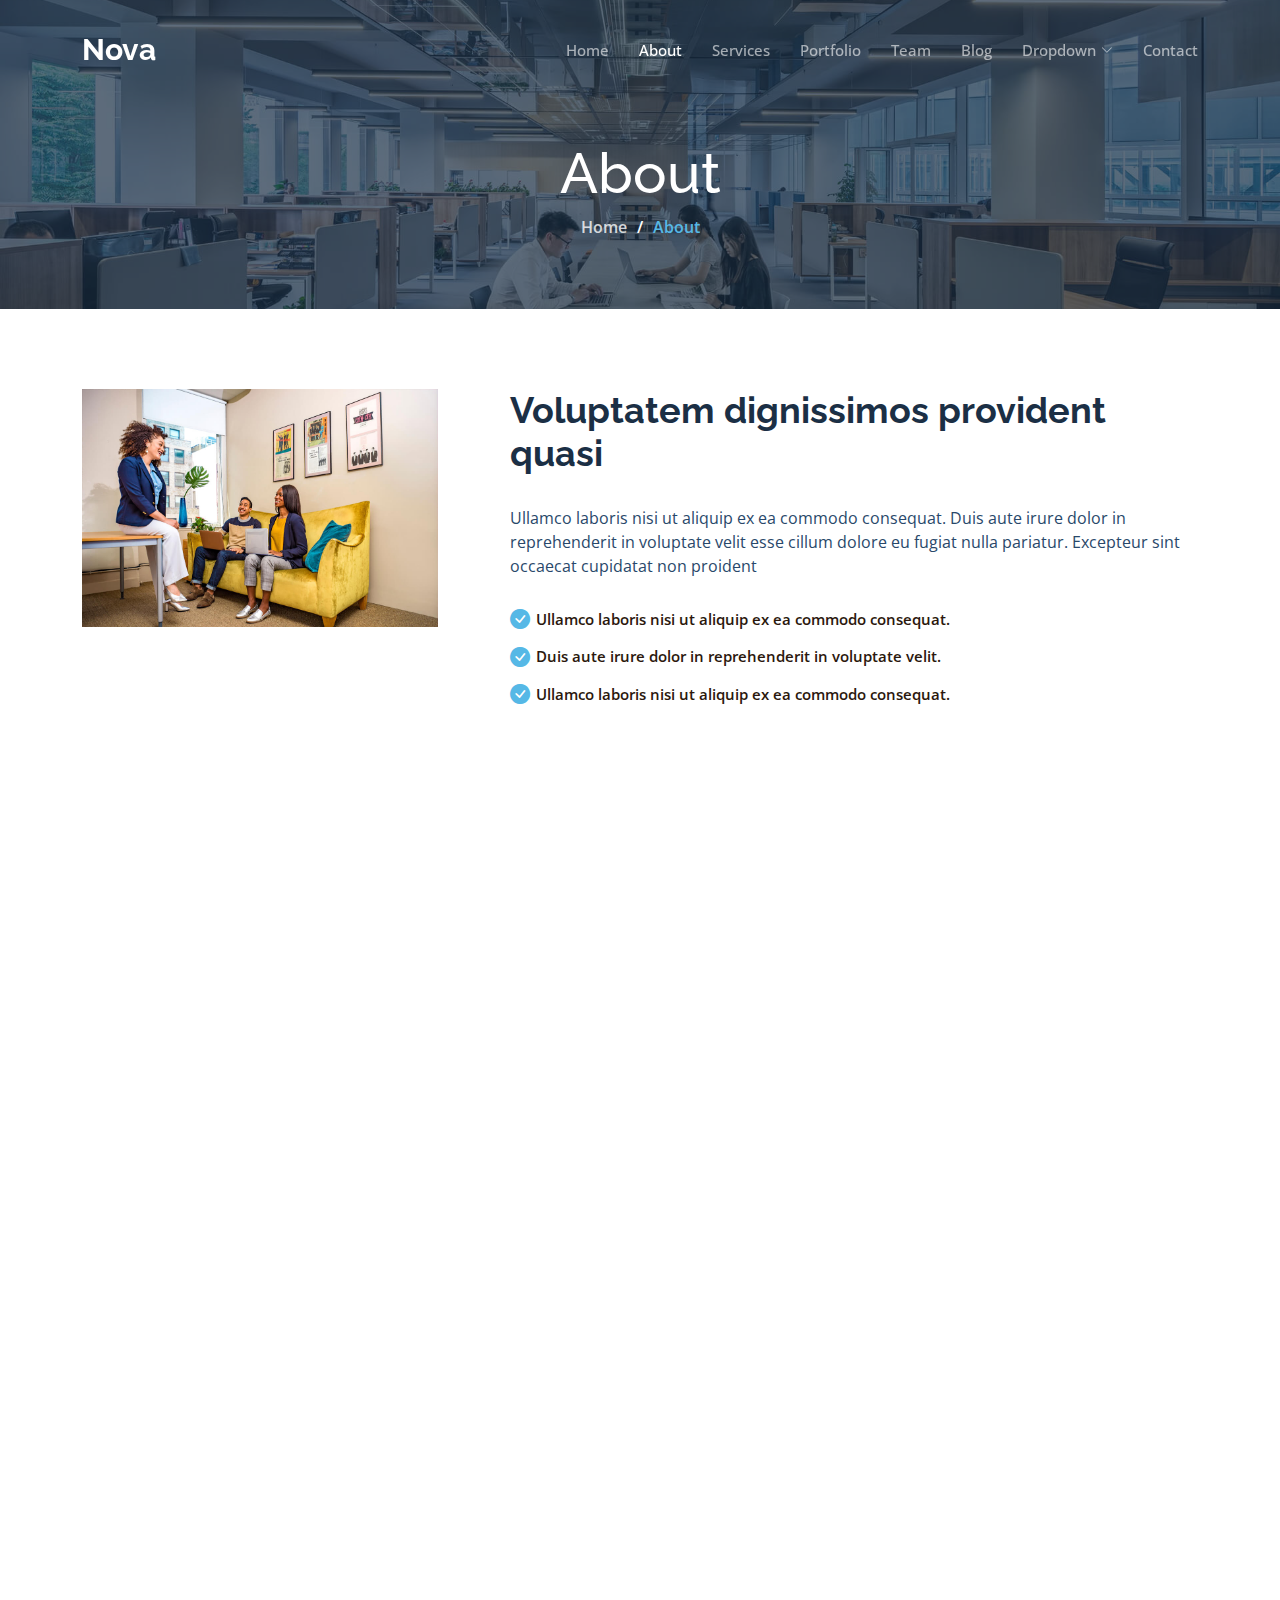
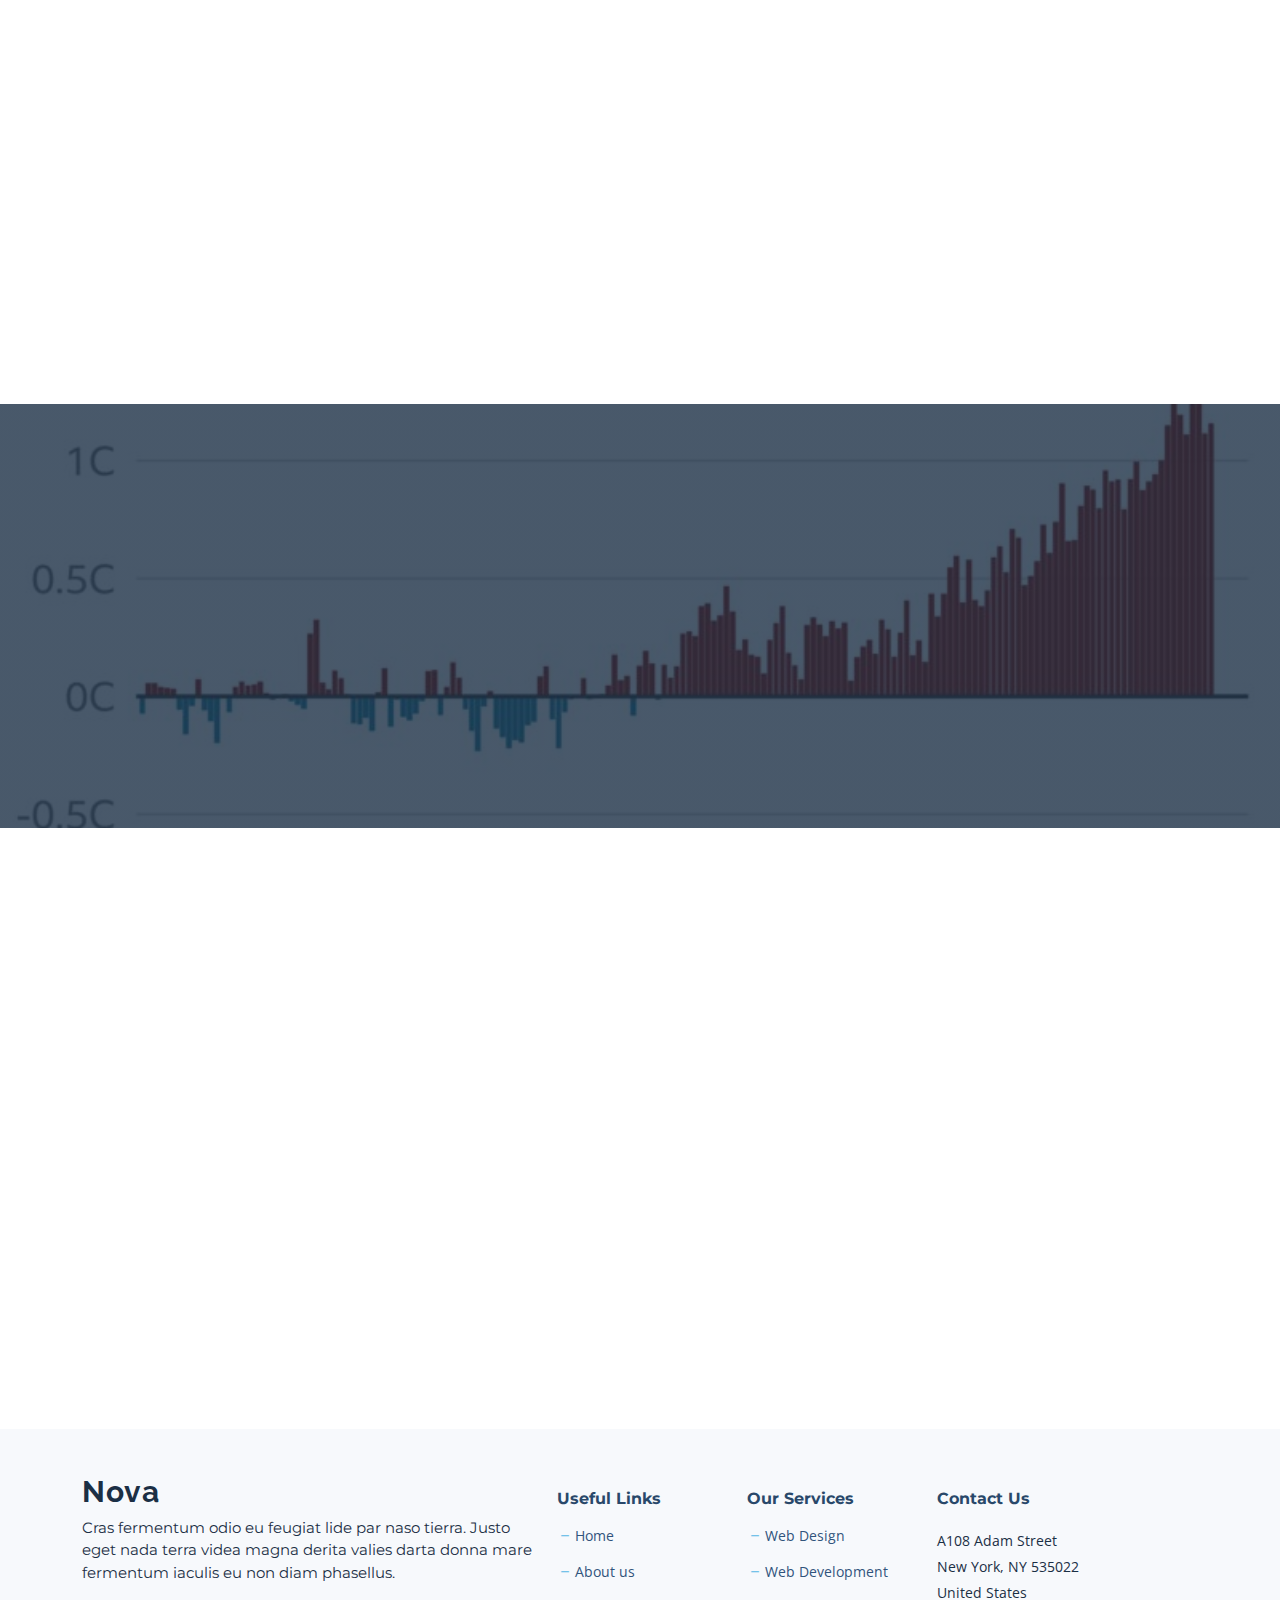
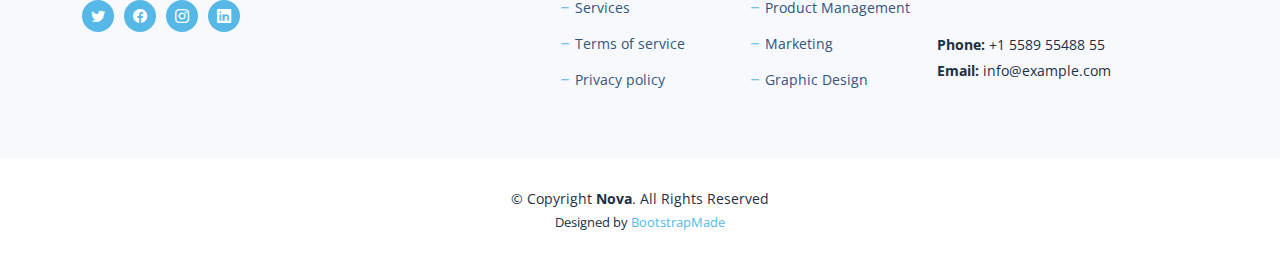
<file: frontend/about.html>
<!DOCTYPE html>
<html lang="en">

<head>
  <meta charset="utf-8">
  <meta content="width=device-width, initial-scale=1.0" name="viewport">

  <title>Nova Bootstrap Template - About</title>
  <meta content="" name="description">
  <meta content="" name="keywords">

  <!-- Favicons -->
  <link href="assets/img/favicon.png" rel="icon">
  <link href="assets/img/apple-touch-icon.png" rel="apple-touch-icon">

  <!-- Google Fonts -->
  <link rel="preconnect" href="https://fonts.googleapis.com">
  <link rel="preconnect" href="https://fonts.gstatic.com" crossorigin>
  <link href="https://fonts.googleapis.com/css2?family=Open+Sans:ital,wght@0,300;0,400;0,500;0,600;0,700;1,300;1,400;1,600;1,700&family=Montserrat:ital,wght@0,300;0,400;0,500;0,600;0,700;1,300;1,400;1,500;1,600;1,700&family=Raleway:ital,wght@0,300;0,400;0,500;0,600;0,700;1,300;1,400;1,500;1,600;1,700&display=swap" rel="stylesheet">

  <!-- Vendor CSS Files -->
  <link href="assets/vendor/bootstrap/css/bootstrap.min.css" rel="stylesheet">
  <link href="assets/vendor/bootstrap-icons/bootstrap-icons.css" rel="stylesheet">
  <link href="assets/vendor/aos/aos.css" rel="stylesheet">
  <link href="assets/vendor/glightbox/css/glightbox.min.css" rel="stylesheet">
  <link href="assets/vendor/swiper/swiper-bundle.min.css" rel="stylesheet">
  <link href="assets/vendor/remixicon/remixicon.css" rel="stylesheet">

  <!-- Template Main CSS File -->
  <link href="assets/css/main.css" rel="stylesheet">

  <!-- =======================================================
  * Template Name: Nova
  * Updated: Aug 30 2023 with Bootstrap v5.3.1
  * Template URL: https://bootstrapmade.com/nova-bootstrap-business-template/
  * Author: BootstrapMade.com
  * License: https://bootstrapmade.com/license/
  ======================================================== -->
</head>

<body class="page-about">

  <!-- ======= Header ======= -->
  <header id="header" class="header d-flex align-items-center fixed-top">
    <div class="container-fluid container-xl d-flex align-items-center justify-content-between">

      <a href="index.html" class="logo d-flex align-items-center">
        <!-- Uncomment the line below if you also wish to use an image logo -->
        <!-- <img src="assets/img/logo.png" alt=""> -->
        <h1 class="d-flex align-items-center">Nova</h1>
      </a>

      <i class="mobile-nav-toggle mobile-nav-show bi bi-list"></i>
      <i class="mobile-nav-toggle mobile-nav-hide d-none bi bi-x"></i>

      <nav id="navbar" class="navbar">
        <ul>
          <li><a href="index.html">Home</a></li>
          <li><a href="about.html" class="active">About</a></li>
          <li><a href="services.html">Services</a></li>
          <li><a href="portfolio.html">Portfolio</a></li>
          <li><a href="team.html">Team</a></li>
          <li><a href="blog.html">Blog</a></li>
          <li class="dropdown"><a href="#"><span>Dropdown</span> <i class="bi bi-chevron-down dropdown-indicator"></i></a>
            <ul>
              <li><a href="#">Dropdown 1</a></li>
              <li class="dropdown"><a href="#"><span>Deep Dropdown</span> <i class="bi bi-chevron-down dropdown-indicator"></i></a>
                <ul>
                  <li><a href="#">Deep Dropdown 1</a></li>
                  <li><a href="#">Deep Dropdown 2</a></li>
                  <li><a href="#">Deep Dropdown 3</a></li>
                  <li><a href="#">Deep Dropdown 4</a></li>
                  <li><a href="#">Deep Dropdown 5</a></li>
                </ul>
              </li>
              <li><a href="#">Dropdown 2</a></li>
              <li><a href="#">Dropdown 3</a></li>
              <li><a href="#">Dropdown 4</a></li>
            </ul>
          </li>
          <li><a href="contact.html">Contact</a></li>
        </ul>
      </nav><!-- .navbar -->

    </div>
  </header><!-- End Header -->

  <main id="main">

    <!-- ======= Breadcrumbs ======= -->
    <div class="breadcrumbs d-flex align-items-center" style="background-image: url('assets/img/about-header.jpg');">
      <div class="container position-relative d-flex flex-column align-items-center">

        <h2>About</h2>
        <ol>
          <li><a href="index.html">Home</a></li>
          <li>About</li>
        </ol>

      </div>
    </div><!-- End Breadcrumbs -->

    <!-- ======= About Section ======= -->
    <section id="about" class="about">
      <div class="container" data-aos="fade-up">

        <div class="row gy-4" data-aos="fade-up">
          <div class="col-lg-4">
            <img src="assets/img/about.jpg" class="img-fluid" alt="">
          </div>
          <div class="col-lg-8">
            <div class="content ps-lg-5">
              <h3>Voluptatem dignissimos provident quasi</h3>
              <p>
                Ullamco laboris nisi ut aliquip ex ea commodo consequat. Duis aute irure dolor in reprehenderit in voluptate
                velit esse cillum dolore eu fugiat nulla pariatur. Excepteur sint occaecat cupidatat non proident
              </p>
              <ul>
                <li><i class="bi bi-check-circle-fill"></i> Ullamco laboris nisi ut aliquip ex ea commodo consequat.</li>
                <li><i class="bi bi-check-circle-fill"></i> Duis aute irure dolor in reprehenderit in voluptate velit.</li>
                <li><i class="bi bi-check-circle-fill"></i> Ullamco laboris nisi ut aliquip ex ea commodo consequat.</li>
              </ul>
            </div>
          </div>
        </div>

      </div>
    </section><!-- End About Section -->

    <!-- ======= Why Choose Us Section ======= -->
    <section id="why-us" class="why-us">
      <div class="container" data-aos="fade-up">

        <div class="section-header">
          <h2>Why Choose Us</h2>

        </div>

        <div class="row g-0" data-aos="fade-up" data-aos-delay="200">

          <div class="col-xl-5 img-bg" style="background-image: url('assets/img/why-us-bg.jpg')"></div>
          <div class="col-xl-7 slides  position-relative">

            <div class="slides-1 swiper">
              <div class="swiper-wrapper">

                <div class="swiper-slide">
                  <div class="item">
                    <h3 class="mb-3">Let's grow your business together</h3>
                    <h4 class="mb-3">Optio reiciendis accusantium iusto architecto at quia minima maiores quidem, dolorum.</h4>
                    <p>Lorem ipsum dolor sit amet consectetur adipisicing elit. Repellendus, ipsam perferendis asperiores explicabo vel tempore velit totam, natus nesciunt accusantium dicta quod quibusdam ipsum maiores nobis non, eum. Ullam reiciendis dignissimos laborum aut, magni voluptatem velit doloribus quas sapiente optio.</p>
                  </div>
                </div><!-- End slide item -->

                <div class="swiper-slide">
                  <div class="item">
                    <h3 class="mb-3">Unde perspiciatis ut repellat dolorem</h3>
                    <h4 class="mb-3">Amet cumque nam sed voluptas doloribus iusto. Dolorem eos aliquam quis.</h4>
                    <p>Dolorem quia fuga consectetur voluptatem. Earum consequatur nulla maxime necessitatibus cum accusamus. Voluptatem dolorem ut numquam dolorum delectus autem veritatis facilis. Et ea ut repellat ea. Facere est dolores fugiat dolor.</p>
                  </div>
                </div><!-- End slide item -->

                <div class="swiper-slide">
                  <div class="item">
                    <h3 class="mb-3">Aliquid non alias minus</h3>
                    <h4 class="mb-3">Necessitatibus voluptatibus explicabo dolores a vitae voluptatum.</h4>
                    <p>Neque voluptates aut. Soluta aut perspiciatis porro deserunt. Voluptate ut itaque velit. Aut consectetur voluptatem aspernatur sequi sit laborum. Voluptas enim dolorum fugiat aut.</p>
                  </div>
                </div><!-- End slide item -->

                <div class="swiper-slide">
                  <div class="item">
                    <h3 class="mb-3">Necessitatibus suscipit non voluptatem quibusdam</h3>
                    <h4 class="mb-3">Tempora quos est ut quia adipisci ut voluptas. Deleniti laborum soluta nihil est. Eum similique neque autem ut.</h4>
                    <p>Ut rerum et autem vel. Et rerum molestiae aut sit vel incidunt sit at voluptatem. Saepe dolorem et sed voluptate impedit. Ad et qui sint at qui animi animi rerum.</p>
                  </div>
                </div><!-- End slide item -->

              </div>
              <div class="swiper-pagination"></div>
            </div>
            <div class="swiper-button-prev"></div>
            <div class="swiper-button-next"></div>
          </div>

        </div>

      </div>
    </section><!-- End Why Choose Us Section -->

    <!-- ======= Call To Action Section ======= -->
    <section id="call-to-action" class="call-to-action">
      <div class="container" data-aos="fade-up">
        <div class="row justify-content-center">
          <div class="col-lg-6 text-center">
            <h3>Ut fugiat aliquam aut non</h3>
            <p>Duis aute irure dolor in reprehenderit in voluptate velit esse cillum dolore eu fugiat nulla pariatur. Excepteur sint occaecat cupidatat non proident.</p>
            <a class="cta-btn" href="#">Call To Action</a>
          </div>
        </div>

      </div>
    </section><!-- End Call To Action Section -->

    <!-- ======= Team Section ======= -->
    <section id="team" class="team">
      <div class="container" data-aos="fade-up">

        <div class="section-header">
          <h2>Our Team</h2>

        </div>

        <div class="row gy-4">

          <div class="col-lg-3 col-md-6" data-aos="fade-up" data-aos-delay="100">
            <div class="team-member">
              <div class="member-img">
                <img src="assets/img/team/team-1.jpg" class="img-fluid" alt="">
                <div class="social">
                  <a href=""><i class="bi bi-twitter"></i></a>
                  <a href=""><i class="bi bi-facebook"></i></a>
                  <a href=""><i class="bi bi-instagram"></i></a>
                  <a href=""><i class="bi bi-linkedin"></i></a>
                </div>
              </div>
              <div class="member-info">
                <h4>Walter White</h4>
                <span>Chief Executive Officer</span>
              </div>
            </div>
          </div><!-- End Team Member -->

          <div class="col-lg-3 col-md-6" data-aos="fade-up" data-aos-delay="200">
            <div class="team-member">
              <div class="member-img">
                <img src="assets/img/team/team-2.jpg" class="img-fluid" alt="">
                <div class="social">
                  <a href=""><i class="bi bi-twitter"></i></a>
                  <a href=""><i class="bi bi-facebook"></i></a>
                  <a href=""><i class="bi bi-instagram"></i></a>
                  <a href=""><i class="bi bi-linkedin"></i></a>
                </div>
              </div>
              <div class="member-info">
                <h4>Sarah Jhonson</h4>
                <span>Product Manager</span>
              </div>
            </div>
          </div><!-- End Team Member -->

          <div class="col-lg-3 col-md-6" data-aos="fade-up" data-aos-delay="300">
            <div class="team-member">
              <div class="member-img">
                <img src="assets/img/team/team-3.jpg" class="img-fluid" alt="">
                <div class="social">
                  <a href=""><i class="bi bi-twitter"></i></a>
                  <a href=""><i class="bi bi-facebook"></i></a>
                  <a href=""><i class="bi bi-instagram"></i></a>
                  <a href=""><i class="bi bi-linkedin"></i></a>
                </div>
              </div>
              <div class="member-info">
                <h4>William Anderson</h4>
                <span>CTO</span>
              </div>
            </div>
          </div><!-- End Team Member -->

          <div class="col-lg-3 col-md-6" data-aos="fade-up" data-aos-delay="400">
            <div class="team-member">
              <div class="member-img">
                <img src="assets/img/team/team-4.jpg" class="img-fluid" alt="">
                <div class="social">
                  <a href=""><i class="bi bi-twitter"></i></a>
                  <a href=""><i class="bi bi-facebook"></i></a>
                  <a href=""><i class="bi bi-instagram"></i></a>
                  <a href=""><i class="bi bi-linkedin"></i></a>
                </div>
              </div>
              <div class="member-info">
                <h4>Amanda Jepson</h4>
                <span>Accountant</span>
              </div>
            </div>
          </div><!-- End Team Member -->

        </div>

      </div>
    </section><!-- End Team Section -->

  </main><!-- End #main -->

  <!-- ======= Footer ======= -->
  <footer id="footer" class="footer">

    <div class="footer-content">
      <div class="container">
        <div class="row gy-4">
          <div class="col-lg-5 col-md-12 footer-info">
            <a href="index.html" class="logo d-flex align-items-center">
              <span>Nova</span>
            </a>
            <p>Cras fermentum odio eu feugiat lide par naso tierra. Justo eget nada terra videa magna derita valies darta donna mare fermentum iaculis eu non diam phasellus.</p>
            <div class="social-links d-flex  mt-3">
              <a href="#" class="twitter"><i class="bi bi-twitter"></i></a>
              <a href="#" class="facebook"><i class="bi bi-facebook"></i></a>
              <a href="#" class="instagram"><i class="bi bi-instagram"></i></a>
              <a href="#" class="linkedin"><i class="bi bi-linkedin"></i></a>
            </div>
          </div>

          <div class="col-lg-2 col-6 footer-links">
            <h4>Useful Links</h4>
            <ul>
              <li><i class="bi bi-dash"></i> <a href="#">Home</a></li>
              <li><i class="bi bi-dash"></i> <a href="#">About us</a></li>
              <li><i class="bi bi-dash"></i> <a href="#">Services</a></li>
              <li><i class="bi bi-dash"></i> <a href="#">Terms of service</a></li>
              <li><i class="bi bi-dash"></i> <a href="#">Privacy policy</a></li>
            </ul>
          </div>

          <div class="col-lg-2 col-6 footer-links">
            <h4>Our Services</h4>
            <ul>
              <li><i class="bi bi-dash"></i> <a href="#">Web Design</a></li>
              <li><i class="bi bi-dash"></i> <a href="#">Web Development</a></li>
              <li><i class="bi bi-dash"></i> <a href="#">Product Management</a></li>
              <li><i class="bi bi-dash"></i> <a href="#">Marketing</a></li>
              <li><i class="bi bi-dash"></i> <a href="#">Graphic Design</a></li>
            </ul>
          </div>

          <div class="col-lg-3 col-md-12 footer-contact text-center text-md-start">
            <h4>Contact Us</h4>
            <p>
              A108 Adam Street <br>
              New York, NY 535022<br>
              United States <br><br>
              <strong>Phone:</strong> +1 5589 55488 55<br>
              <strong>Email:</strong> info@example.com<br>
            </p>

          </div>

        </div>
      </div>
    </div>

    <div class="footer-legal">
      <div class="container">
        <div class="copyright">
          &copy; Copyright <strong><span>Nova</span></strong>. All Rights Reserved
        </div>
        <div class="credits">
          <!-- All the links in the footer should remain intact. -->
          <!-- You can delete the links only if you purchased the pro version. -->
          <!-- Licensing information: https://bootstrapmade.com/license/ -->
          <!-- Purchase the pro version with working PHP/AJAX contact form: https://bootstrapmade.com/nova-bootstrap-business-template/ -->
          Designed by <a href="https://bootstrapmade.com/">BootstrapMade</a>
        </div>
      </div>
    </div>
  </footer><!-- End Footer --><!-- End Footer -->

  <a href="#" class="scroll-top d-flex align-items-center justify-content-center"><i class="bi bi-arrow-up-short"></i></a>

  <div id="preloader"></div>

  <!-- Vendor JS Files -->
  <script src="assets/vendor/bootstrap/js/bootstrap.bundle.min.js"></script>
  <script src="assets/vendor/aos/aos.js"></script>
  <script src="assets/vendor/glightbox/js/glightbox.min.js"></script>
  <script src="assets/vendor/swiper/swiper-bundle.min.js"></script>
  <script src="assets/vendor/isotope-layout/isotope.pkgd.min.js"></script>
  <script src="assets/vendor/php-email-form/validate.js"></script>

  <!-- Template Main JS File -->
  <script src="assets/js/main.js"></script>

</body>

</html>
</file>
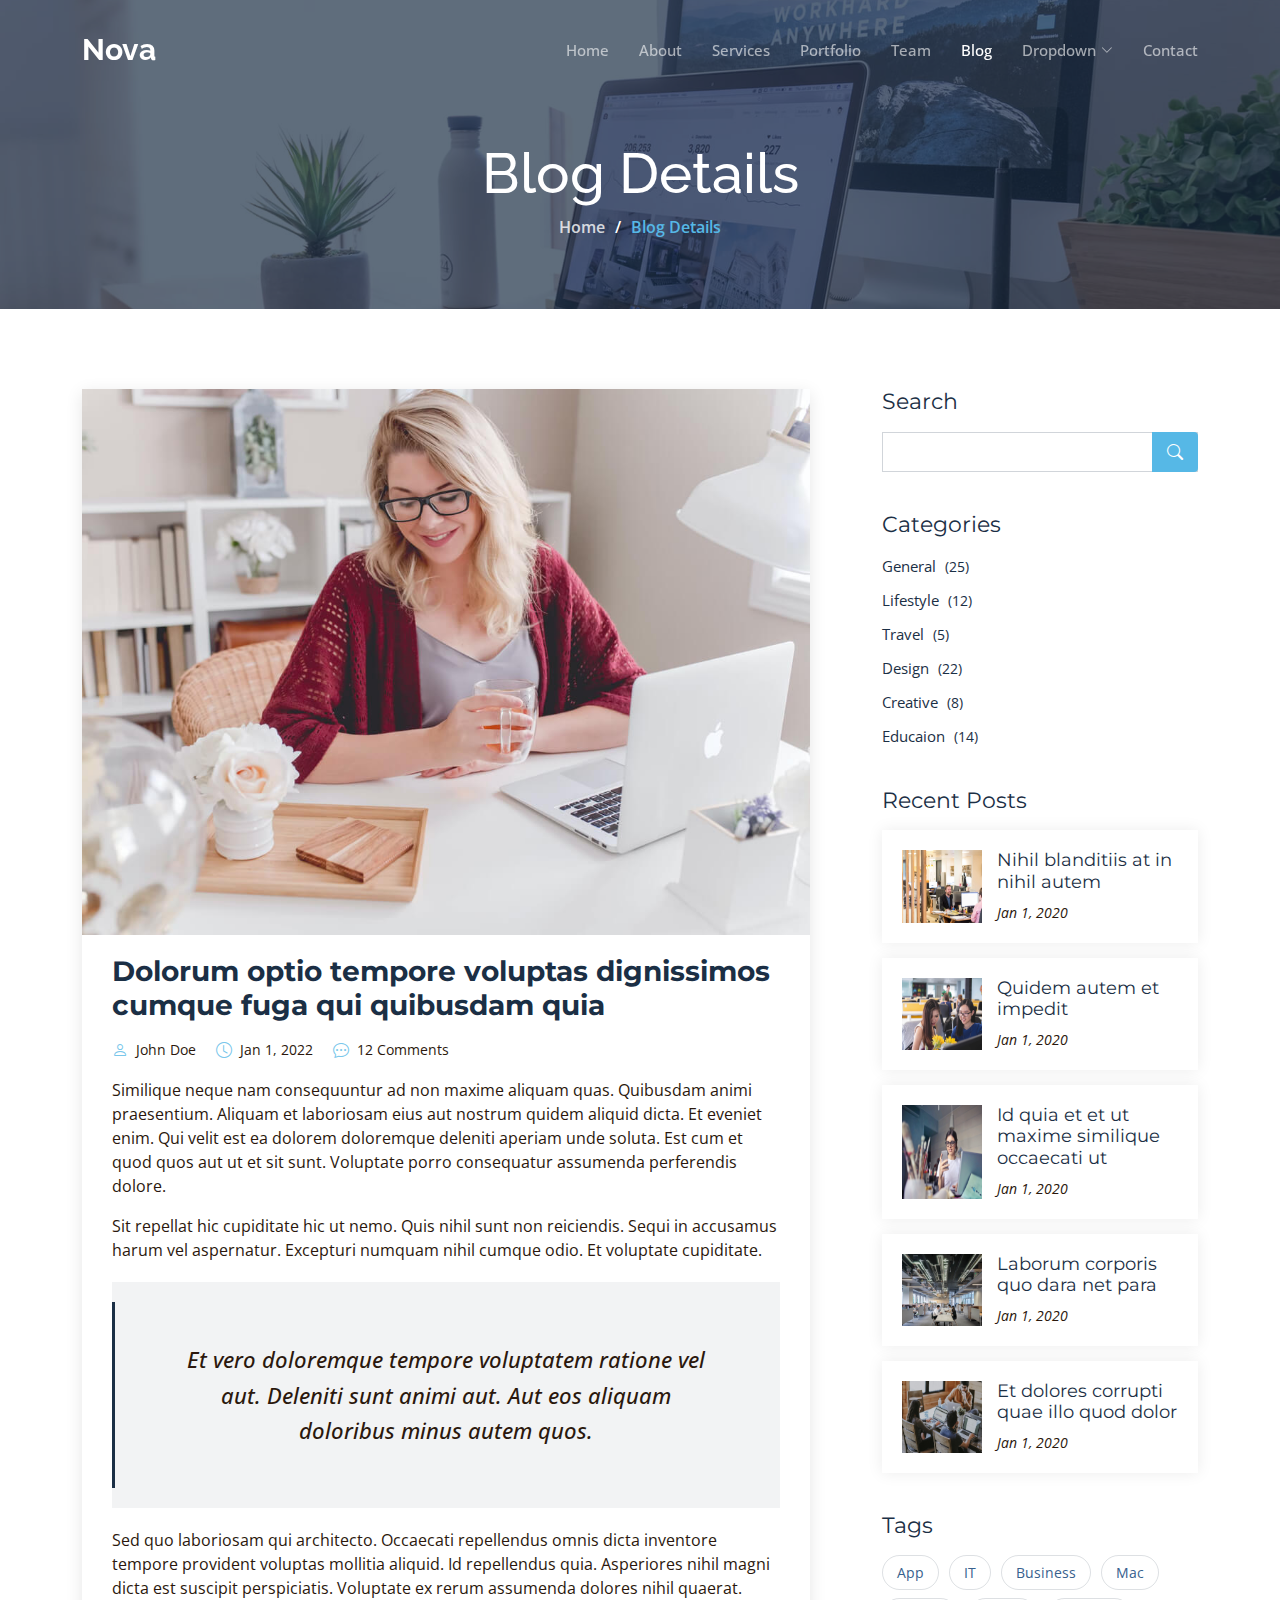
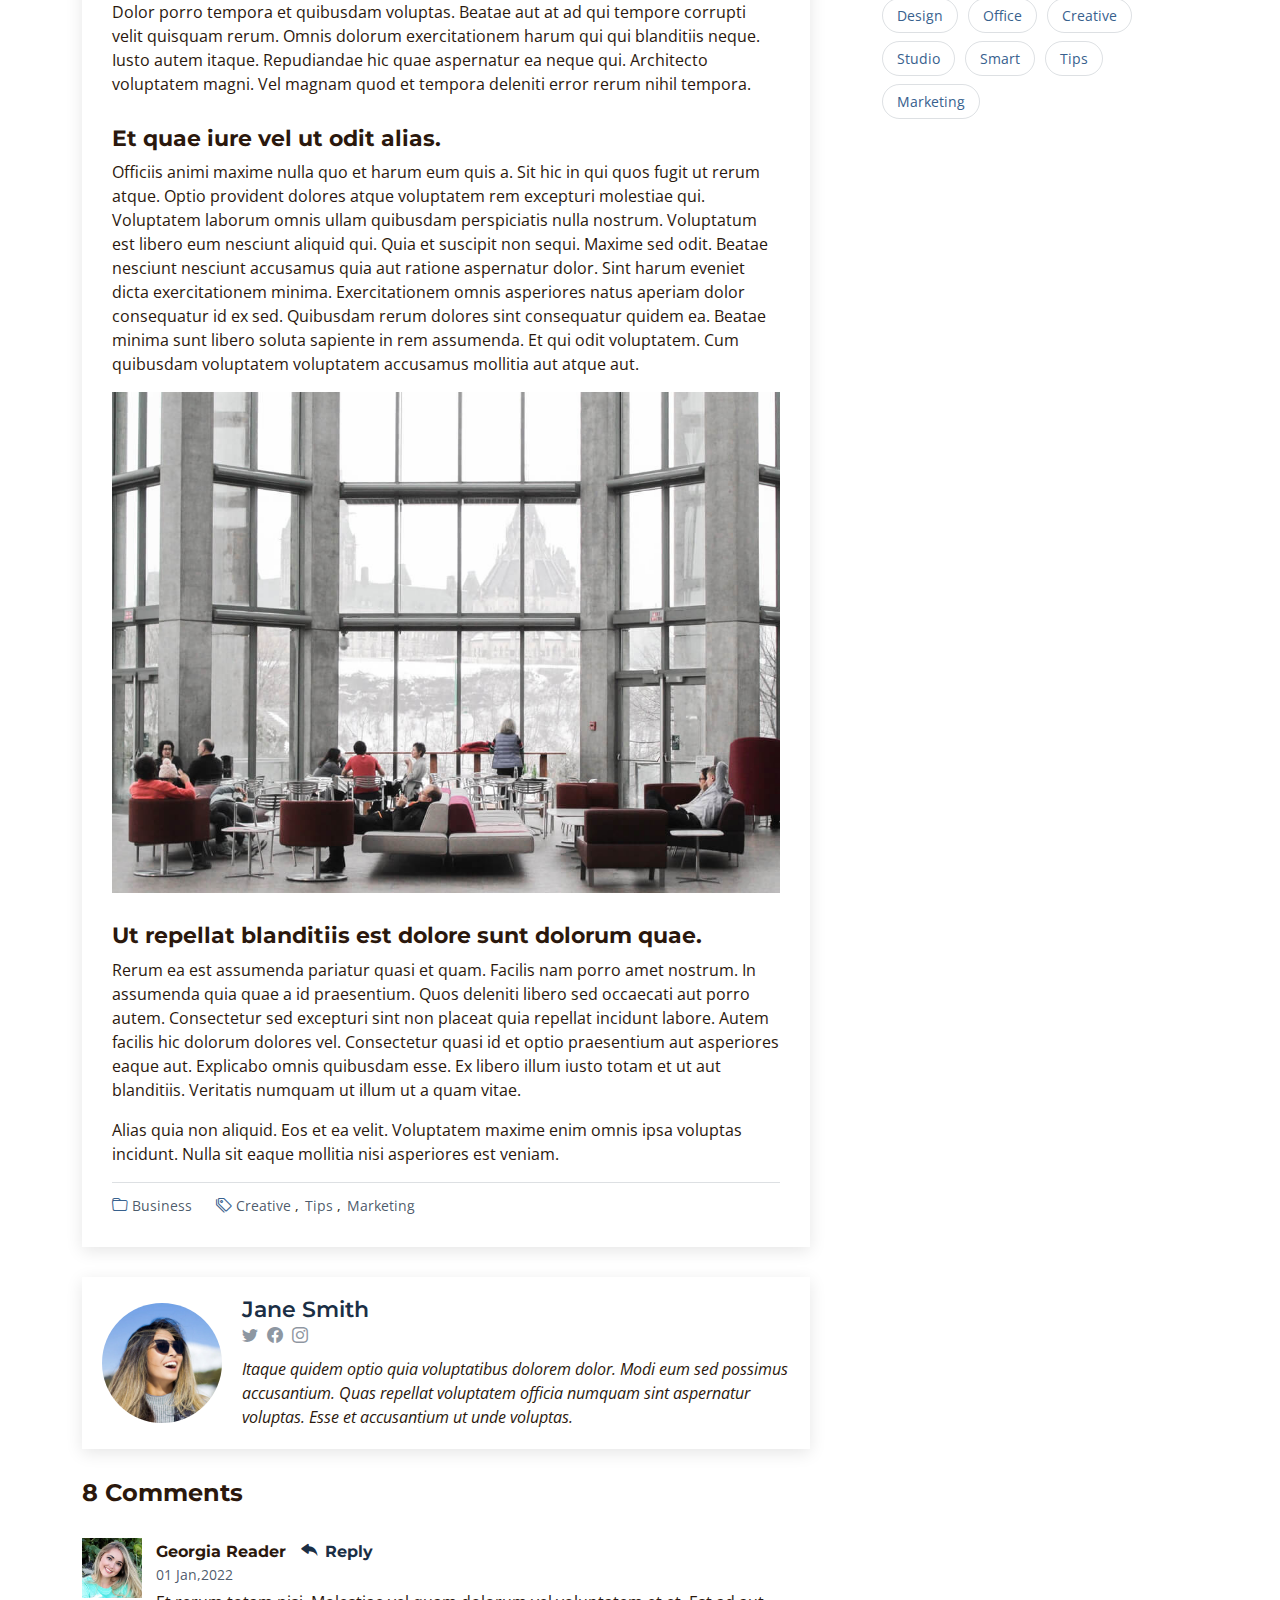
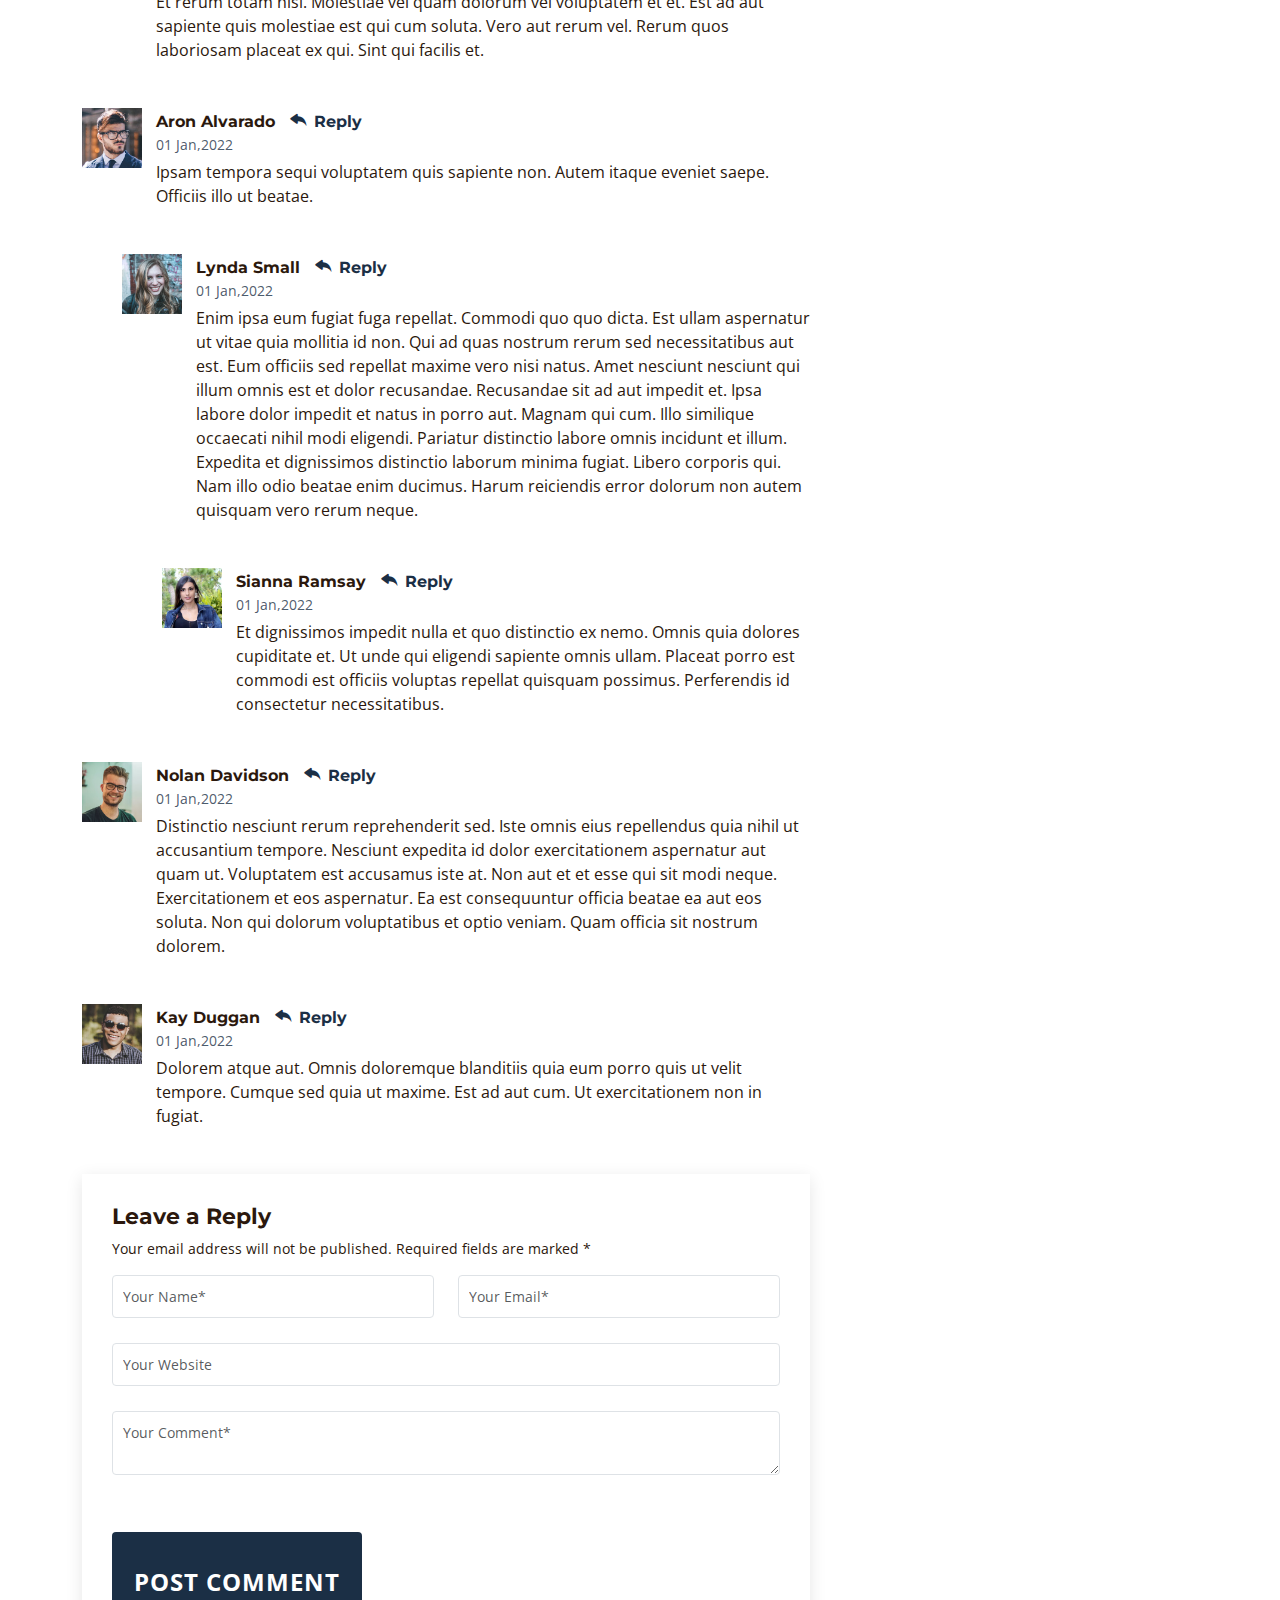
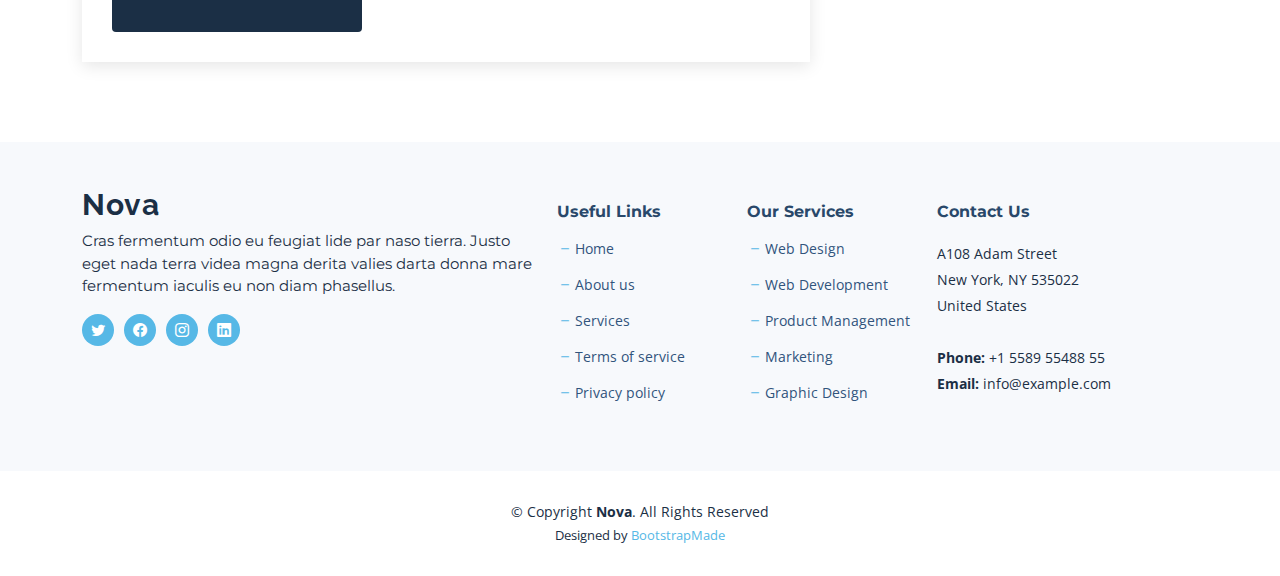
<file: frontend/blog-details.html>
<!DOCTYPE html>
<html lang="en">

<head>
  <meta charset="utf-8">
  <meta content="width=device-width, initial-scale=1.0" name="viewport">

  <title>Nova Bootstrap Template - Blog</title>
  <meta content="" name="description">
  <meta content="" name="keywords">

  <!-- Favicons -->
  <link href="assets/img/favicon.png" rel="icon">
  <link href="assets/img/apple-touch-icon.png" rel="apple-touch-icon">

  <!-- Google Fonts -->
  <link rel="preconnect" href="https://fonts.googleapis.com">
  <link rel="preconnect" href="https://fonts.gstatic.com" crossorigin>
  <link href="https://fonts.googleapis.com/css2?family=Open+Sans:ital,wght@0,300;0,400;0,500;0,600;0,700;1,300;1,400;1,600;1,700&family=Montserrat:ital,wght@0,300;0,400;0,500;0,600;0,700;1,300;1,400;1,500;1,600;1,700&family=Raleway:ital,wght@0,300;0,400;0,500;0,600;0,700;1,300;1,400;1,500;1,600;1,700&display=swap" rel="stylesheet">

  <!-- Vendor CSS Files -->
  <link href="assets/vendor/bootstrap/css/bootstrap.min.css" rel="stylesheet">
  <link href="assets/vendor/bootstrap-icons/bootstrap-icons.css" rel="stylesheet">
  <link href="assets/vendor/aos/aos.css" rel="stylesheet">
  <link href="assets/vendor/glightbox/css/glightbox.min.css" rel="stylesheet">
  <link href="assets/vendor/swiper/swiper-bundle.min.css" rel="stylesheet">
  <link href="assets/vendor/remixicon/remixicon.css" rel="stylesheet">

  <!-- Template Main CSS File -->
  <link href="assets/css/main.css" rel="stylesheet">

  <!-- =======================================================
  * Template Name: Nova
  * Updated: Aug 30 2023 with Bootstrap v5.3.1
  * Template URL: https://bootstrapmade.com/nova-bootstrap-business-template/
  * Author: BootstrapMade.com
  * License: https://bootstrapmade.com/license/
  ======================================================== -->
</head>

<body class="page-blog">

  <!-- ======= Header ======= -->
  <header id="header" class="header d-flex align-items-center fixed-top">
    <div class="container-fluid container-xl d-flex align-items-center justify-content-between">

      <a href="index.html" class="logo d-flex align-items-center">
        <!-- Uncomment the line below if you also wish to use an image logo -->
        <!-- <img src="assets/img/logo.png" alt=""> -->
        <h1 class="d-flex align-items-center">Nova</h1>
      </a>

      <i class="mobile-nav-toggle mobile-nav-show bi bi-list"></i>
      <i class="mobile-nav-toggle mobile-nav-hide d-none bi bi-x"></i>

      <nav id="navbar" class="navbar">
        <ul>
          <li><a href="index.html">Home</a></li>
          <li><a href="about.html">About</a></li>
          <li><a href="services.html">Services</a></li>
          <li><a href="portfolio.html">Portfolio</a></li>
          <li><a href="team.html">Team</a></li>
          <li><a href="blog.html" class="active">Blog</a></li>
          <li class="dropdown"><a href="#"><span>Dropdown</span> <i class="bi bi-chevron-down dropdown-indicator"></i></a>
            <ul>
              <li><a href="#">Dropdown 1</a></li>
              <li class="dropdown"><a href="#"><span>Deep Dropdown</span> <i class="bi bi-chevron-down dropdown-indicator"></i></a>
                <ul>
                  <li><a href="#">Deep Dropdown 1</a></li>
                  <li><a href="#">Deep Dropdown 2</a></li>
                  <li><a href="#">Deep Dropdown 3</a></li>
                  <li><a href="#">Deep Dropdown 4</a></li>
                  <li><a href="#">Deep Dropdown 5</a></li>
                </ul>
              </li>
              <li><a href="#">Dropdown 2</a></li>
              <li><a href="#">Dropdown 3</a></li>
              <li><a href="#">Dropdown 4</a></li>
            </ul>
          </li>
          <li><a href="contact.html">Contact</a></li>
        </ul>
      </nav><!-- .navbar -->

    </div>
  </header><!-- End Header -->

  <main id="main">

    <!-- ======= Breadcrumbs ======= -->
    <div class="breadcrumbs d-flex align-items-center" style="background-image: url('assets/img/blog-header.jpg');">
      <div class="container position-relative d-flex flex-column align-items-center">

        <h2>Blog Details</h2>
        <ol>
          <li><a href="index.html">Home</a></li>
          <li>Blog Details</li>
        </ol>

      </div>
    </div><!-- End Breadcrumbs -->

    <!-- ======= Blog Details Section ======= -->
    <section id="blog" class="blog">
      <div class="container" data-aos="fade-up">

        <div class="row g-5">

          <div class="col-lg-8" data-aos="fade-up" data-aos-delay="200">

            <article class="blog-details">

              <div class="post-img">
                <img src="assets/img/blog/blog-1.jpg" alt="" class="img-fluid">
              </div>

              <h2 class="title">Dolorum optio tempore voluptas dignissimos cumque fuga qui quibusdam quia</h2>

              <div class="meta-top">
                <ul>
                  <li class="d-flex align-items-center"><i class="bi bi-person"></i> <a href="blog-details.html">John Doe</a></li>
                  <li class="d-flex align-items-center"><i class="bi bi-clock"></i> <a href="blog-details.html"><time datetime="2020-01-01">Jan 1, 2022</time></a></li>
                  <li class="d-flex align-items-center"><i class="bi bi-chat-dots"></i> <a href="blog-details.html">12 Comments</a></li>
                </ul>
              </div><!-- End meta top -->

              <div class="content">
                <p>
                  Similique neque nam consequuntur ad non maxime aliquam quas. Quibusdam animi praesentium. Aliquam et laboriosam eius aut nostrum quidem aliquid dicta.
                  Et eveniet enim. Qui velit est ea dolorem doloremque deleniti aperiam unde soluta. Est cum et quod quos aut ut et sit sunt. Voluptate porro consequatur assumenda perferendis dolore.
                </p>

                <p>
                  Sit repellat hic cupiditate hic ut nemo. Quis nihil sunt non reiciendis. Sequi in accusamus harum vel aspernatur. Excepturi numquam nihil cumque odio. Et voluptate cupiditate.
                </p>

                <blockquote>
                  <p>
                    Et vero doloremque tempore voluptatem ratione vel aut. Deleniti sunt animi aut. Aut eos aliquam doloribus minus autem quos.
                  </p>
                </blockquote>

                <p>
                  Sed quo laboriosam qui architecto. Occaecati repellendus omnis dicta inventore tempore provident voluptas mollitia aliquid. Id repellendus quia. Asperiores nihil magni dicta est suscipit perspiciatis. Voluptate ex rerum assumenda dolores nihil quaerat.
                  Dolor porro tempora et quibusdam voluptas. Beatae aut at ad qui tempore corrupti velit quisquam rerum. Omnis dolorum exercitationem harum qui qui blanditiis neque.
                  Iusto autem itaque. Repudiandae hic quae aspernatur ea neque qui. Architecto voluptatem magni. Vel magnam quod et tempora deleniti error rerum nihil tempora.
                </p>

                <h3>Et quae iure vel ut odit alias.</h3>
                <p>
                  Officiis animi maxime nulla quo et harum eum quis a. Sit hic in qui quos fugit ut rerum atque. Optio provident dolores atque voluptatem rem excepturi molestiae qui. Voluptatem laborum omnis ullam quibusdam perspiciatis nulla nostrum. Voluptatum est libero eum nesciunt aliquid qui.
                  Quia et suscipit non sequi. Maxime sed odit. Beatae nesciunt nesciunt accusamus quia aut ratione aspernatur dolor. Sint harum eveniet dicta exercitationem minima. Exercitationem omnis asperiores natus aperiam dolor consequatur id ex sed. Quibusdam rerum dolores sint consequatur quidem ea.
                  Beatae minima sunt libero soluta sapiente in rem assumenda. Et qui odit voluptatem. Cum quibusdam voluptatem voluptatem accusamus mollitia aut atque aut.
                </p>
                <img src="assets/img/blog/blog-inside-post.jpg" class="img-fluid" alt="">

                <h3>Ut repellat blanditiis est dolore sunt dolorum quae.</h3>
                <p>
                  Rerum ea est assumenda pariatur quasi et quam. Facilis nam porro amet nostrum. In assumenda quia quae a id praesentium. Quos deleniti libero sed occaecati aut porro autem. Consectetur sed excepturi sint non placeat quia repellat incidunt labore. Autem facilis hic dolorum dolores vel.
                  Consectetur quasi id et optio praesentium aut asperiores eaque aut. Explicabo omnis quibusdam esse. Ex libero illum iusto totam et ut aut blanditiis. Veritatis numquam ut illum ut a quam vitae.
                </p>
                <p>
                  Alias quia non aliquid. Eos et ea velit. Voluptatem maxime enim omnis ipsa voluptas incidunt. Nulla sit eaque mollitia nisi asperiores est veniam.
                </p>

              </div><!-- End post content -->

              <div class="meta-bottom">
                <i class="bi bi-folder"></i>
                <ul class="cats">
                  <li><a href="#">Business</a></li>
                </ul>

                <i class="bi bi-tags"></i>
                <ul class="tags">
                  <li><a href="#">Creative</a></li>
                  <li><a href="#">Tips</a></li>
                  <li><a href="#">Marketing</a></li>
                </ul>
              </div><!-- End meta bottom -->

            </article><!-- End blog post -->

            <div class="post-author d-flex align-items-center">
              <img src="assets/img/blog/blog-author.jpg" class="rounded-circle flex-shrink-0" alt="">
              <div>
                <h4>Jane Smith</h4>
                <div class="social-links">
                  <a href="https://twitters.com/#"><i class="bi bi-twitter"></i></a>
                  <a href="https://facebook.com/#"><i class="bi bi-facebook"></i></a>
                  <a href="https://instagram.com/#"><i class="biu bi-instagram"></i></a>
                </div>
                <p>
                  Itaque quidem optio quia voluptatibus dolorem dolor. Modi eum sed possimus accusantium. Quas repellat voluptatem officia numquam sint aspernatur voluptas. Esse et accusantium ut unde voluptas.
                </p>
              </div>
            </div><!-- End post author -->

            <div class="comments">

              <h4 class="comments-count">8 Comments</h4>

              <div id="comment-1" class="comment">
                <div class="d-flex">
                  <div class="comment-img"><img src="assets/img/blog/comments-1.jpg" alt=""></div>
                  <div>
                    <h5><a href="">Georgia Reader</a> <a href="#" class="reply"><i class="bi bi-reply-fill"></i> Reply</a></h5>
                    <time datetime="2020-01-01">01 Jan,2022</time>
                    <p>
                      Et rerum totam nisi. Molestiae vel quam dolorum vel voluptatem et et. Est ad aut sapiente quis molestiae est qui cum soluta.
                      Vero aut rerum vel. Rerum quos laboriosam placeat ex qui. Sint qui facilis et.
                    </p>
                  </div>
                </div>
              </div><!-- End comment #1 -->

              <div id="comment-2" class="comment">
                <div class="d-flex">
                  <div class="comment-img"><img src="assets/img/blog/comments-2.jpg" alt=""></div>
                  <div>
                    <h5><a href="">Aron Alvarado</a> <a href="#" class="reply"><i class="bi bi-reply-fill"></i> Reply</a></h5>
                    <time datetime="2020-01-01">01 Jan,2022</time>
                    <p>
                      Ipsam tempora sequi voluptatem quis sapiente non. Autem itaque eveniet saepe. Officiis illo ut beatae.
                    </p>
                  </div>
                </div>

                <div id="comment-reply-1" class="comment comment-reply">
                  <div class="d-flex">
                    <div class="comment-img"><img src="assets/img/blog/comments-3.jpg" alt=""></div>
                    <div>
                      <h5><a href="">Lynda Small</a> <a href="#" class="reply"><i class="bi bi-reply-fill"></i> Reply</a></h5>
                      <time datetime="2020-01-01">01 Jan,2022</time>
                      <p>
                        Enim ipsa eum fugiat fuga repellat. Commodi quo quo dicta. Est ullam aspernatur ut vitae quia mollitia id non. Qui ad quas nostrum rerum sed necessitatibus aut est. Eum officiis sed repellat maxime vero nisi natus. Amet nesciunt nesciunt qui illum omnis est et dolor recusandae.

                        Recusandae sit ad aut impedit et. Ipsa labore dolor impedit et natus in porro aut. Magnam qui cum. Illo similique occaecati nihil modi eligendi. Pariatur distinctio labore omnis incidunt et illum. Expedita et dignissimos distinctio laborum minima fugiat.

                        Libero corporis qui. Nam illo odio beatae enim ducimus. Harum reiciendis error dolorum non autem quisquam vero rerum neque.
                      </p>
                    </div>
                  </div>

                  <div id="comment-reply-2" class="comment comment-reply">
                    <div class="d-flex">
                      <div class="comment-img"><img src="assets/img/blog/comments-4.jpg" alt=""></div>
                      <div>
                        <h5><a href="">Sianna Ramsay</a> <a href="#" class="reply"><i class="bi bi-reply-fill"></i> Reply</a></h5>
                        <time datetime="2020-01-01">01 Jan,2022</time>
                        <p>
                          Et dignissimos impedit nulla et quo distinctio ex nemo. Omnis quia dolores cupiditate et. Ut unde qui eligendi sapiente omnis ullam. Placeat porro est commodi est officiis voluptas repellat quisquam possimus. Perferendis id consectetur necessitatibus.
                        </p>
                      </div>
                    </div>

                  </div><!-- End comment reply #2-->

                </div><!-- End comment reply #1-->

              </div><!-- End comment #2-->

              <div id="comment-3" class="comment">
                <div class="d-flex">
                  <div class="comment-img"><img src="assets/img/blog/comments-5.jpg" alt=""></div>
                  <div>
                    <h5><a href="">Nolan Davidson</a> <a href="#" class="reply"><i class="bi bi-reply-fill"></i> Reply</a></h5>
                    <time datetime="2020-01-01">01 Jan,2022</time>
                    <p>
                      Distinctio nesciunt rerum reprehenderit sed. Iste omnis eius repellendus quia nihil ut accusantium tempore. Nesciunt expedita id dolor exercitationem aspernatur aut quam ut. Voluptatem est accusamus iste at.
                      Non aut et et esse qui sit modi neque. Exercitationem et eos aspernatur. Ea est consequuntur officia beatae ea aut eos soluta. Non qui dolorum voluptatibus et optio veniam. Quam officia sit nostrum dolorem.
                    </p>
                  </div>
                </div>

              </div><!-- End comment #3 -->

              <div id="comment-4" class="comment">
                <div class="d-flex">
                  <div class="comment-img"><img src="assets/img/blog/comments-6.jpg" alt=""></div>
                  <div>
                    <h5><a href="">Kay Duggan</a> <a href="#" class="reply"><i class="bi bi-reply-fill"></i> Reply</a></h5>
                    <time datetime="2020-01-01">01 Jan,2022</time>
                    <p>
                      Dolorem atque aut. Omnis doloremque blanditiis quia eum porro quis ut velit tempore. Cumque sed quia ut maxime. Est ad aut cum. Ut exercitationem non in fugiat.
                    </p>
                  </div>
                </div>

              </div><!-- End comment #4 -->

              <div class="reply-form">

                <h4>Leave a Reply</h4>
                <p>Your email address will not be published. Required fields are marked * </p>
                <form action="">
                  <div class="row">
                    <div class="col-md-6 form-group">
                      <input name="name" type="text" class="form-control" placeholder="Your Name*">
                    </div>
                    <div class="col-md-6 form-group">
                      <input name="email" type="text" class="form-control" placeholder="Your Email*">
                    </div>
                  </div>
                  <div class="row">
                    <div class="col form-group">
                      <input name="website" type="text" class="form-control" placeholder="Your Website">
                    </div>
                  </div>
                  <div class="row">
                    <div class="col form-group">
                      <textarea name="comment" class="form-control" placeholder="Your Comment*"></textarea>
                    </div>
                  </div>
                  <button type="submit" class="btn btn-primary">Post Comment</button>

                </form>

              </div>

            </div><!-- End blog comments -->

          </div>

          <div class="col-lg-4" data-aos="fade-up" data-aos-delay="400">

            <div class="sidebar ps-lg-4">

              <div class="sidebar-item search-form">
                <h3 class="sidebar-title">Search</h3>
                <form action="" class="mt-3">
                  <input type="text">
                  <button type="submit"><i class="bi bi-search"></i></button>
                </form>
              </div><!-- End sidebar search formn-->

              <div class="sidebar-item categories">
                <h3 class="sidebar-title">Categories</h3>
                <ul class="mt-3">
                  <li><a href="#">General <span>(25)</span></a></li>
                  <li><a href="#">Lifestyle <span>(12)</span></a></li>
                  <li><a href="#">Travel <span>(5)</span></a></li>
                  <li><a href="#">Design <span>(22)</span></a></li>
                  <li><a href="#">Creative <span>(8)</span></a></li>
                  <li><a href="#">Educaion <span>(14)</span></a></li>
                </ul>
              </div><!-- End sidebar categories-->

              <div class="sidebar-item recent-posts">
                <h3 class="sidebar-title">Recent Posts</h3>

                <div class="mt-3">

                  <div class="post-item mt-3">
                    <img src="assets/img/blog/blog-recent-1.jpg" alt="" class="flex-shrink-0">
                    <div>
                      <h4><a href="blog-post.html">Nihil blanditiis at in nihil autem</a></h4>
                      <time datetime="2020-01-01">Jan 1, 2020</time>
                    </div>
                  </div><!-- End recent post item-->

                  <div class="post-item">
                    <img src="assets/img/blog/blog-recent-2.jpg" alt="" class="flex-shrink-0">
                    <div>
                      <h4><a href="blog-post.html">Quidem autem et impedit</a></h4>
                      <time datetime="2020-01-01">Jan 1, 2020</time>
                    </div>
                  </div><!-- End recent post item-->

                  <div class="post-item">
                    <img src="assets/img/blog/blog-recent-3.jpg" alt="" class="flex-shrink-0">
                    <div>
                      <h4><a href="blog-post.html">Id quia et et ut maxime similique occaecati ut</a></h4>
                      <time datetime="2020-01-01">Jan 1, 2020</time>
                    </div>
                  </div><!-- End recent post item-->

                  <div class="post-item">
                    <img src="assets/img/blog/blog-recent-4.jpg" alt="" class="flex-shrink-0">
                    <div>
                      <h4><a href="blog-post.html">Laborum corporis quo dara net para</a></h4>
                      <time datetime="2020-01-01">Jan 1, 2020</time>
                    </div>
                  </div><!-- End recent post item-->

                  <div class="post-item">
                    <img src="assets/img/blog/blog-recent-5.jpg" alt="" class="flex-shrink-0">
                    <div>
                      <h4><a href="blog-post.html">Et dolores corrupti quae illo quod dolor</a></h4>
                      <time datetime="2020-01-01">Jan 1, 2020</time>
                    </div>
                  </div><!-- End recent post item-->

                </div>

              </div><!-- End sidebar recent posts-->

              <div class="sidebar-item tags">
                <h3 class="sidebar-title">Tags</h3>
                <ul class="mt-3">
                  <li><a href="#">App</a></li>
                  <li><a href="#">IT</a></li>
                  <li><a href="#">Business</a></li>
                  <li><a href="#">Mac</a></li>
                  <li><a href="#">Design</a></li>
                  <li><a href="#">Office</a></li>
                  <li><a href="#">Creative</a></li>
                  <li><a href="#">Studio</a></li>
                  <li><a href="#">Smart</a></li>
                  <li><a href="#">Tips</a></li>
                  <li><a href="#">Marketing</a></li>
                </ul>
              </div><!-- End sidebar tags-->

            </div><!-- End Blog Sidebar -->

          </div>
        </div>

      </div>
    </section><!-- End Blog Details Section -->

  </main><!-- End #main -->

  <!-- ======= Footer ======= -->
  <footer id="footer" class="footer">

    <div class="footer-content">
      <div class="container">
        <div class="row gy-4">
          <div class="col-lg-5 col-md-12 footer-info">
            <a href="index.html" class="logo d-flex align-items-center">
              <span>Nova</span>
            </a>
            <p>Cras fermentum odio eu feugiat lide par naso tierra. Justo eget nada terra videa magna derita valies darta donna mare fermentum iaculis eu non diam phasellus.</p>
            <div class="social-links d-flex  mt-3">
              <a href="#" class="twitter"><i class="bi bi-twitter"></i></a>
              <a href="#" class="facebook"><i class="bi bi-facebook"></i></a>
              <a href="#" class="instagram"><i class="bi bi-instagram"></i></a>
              <a href="#" class="linkedin"><i class="bi bi-linkedin"></i></a>
            </div>
          </div>

          <div class="col-lg-2 col-6 footer-links">
            <h4>Useful Links</h4>
            <ul>
              <li><i class="bi bi-dash"></i> <a href="#">Home</a></li>
              <li><i class="bi bi-dash"></i> <a href="#">About us</a></li>
              <li><i class="bi bi-dash"></i> <a href="#">Services</a></li>
              <li><i class="bi bi-dash"></i> <a href="#">Terms of service</a></li>
              <li><i class="bi bi-dash"></i> <a href="#">Privacy policy</a></li>
            </ul>
          </div>

          <div class="col-lg-2 col-6 footer-links">
            <h4>Our Services</h4>
            <ul>
              <li><i class="bi bi-dash"></i> <a href="#">Web Design</a></li>
              <li><i class="bi bi-dash"></i> <a href="#">Web Development</a></li>
              <li><i class="bi bi-dash"></i> <a href="#">Product Management</a></li>
              <li><i class="bi bi-dash"></i> <a href="#">Marketing</a></li>
              <li><i class="bi bi-dash"></i> <a href="#">Graphic Design</a></li>
            </ul>
          </div>

          <div class="col-lg-3 col-md-12 footer-contact text-center text-md-start">
            <h4>Contact Us</h4>
            <p>
              A108 Adam Street <br>
              New York, NY 535022<br>
              United States <br><br>
              <strong>Phone:</strong> +1 5589 55488 55<br>
              <strong>Email:</strong> info@example.com<br>
            </p>

          </div>

        </div>
      </div>
    </div>

    <div class="footer-legal">
      <div class="container">
        <div class="copyright">
          &copy; Copyright <strong><span>Nova</span></strong>. All Rights Reserved
        </div>
        <div class="credits">
          <!-- All the links in the footer should remain intact. -->
          <!-- You can delete the links only if you purchased the pro version. -->
          <!-- Licensing information: https://bootstrapmade.com/license/ -->
          <!-- Purchase the pro version with working PHP/AJAX contact form: https://bootstrapmade.com/nova-bootstrap-business-template/ -->
          Designed by <a href="https://bootstrapmade.com/">BootstrapMade</a>
        </div>
      </div>
    </div>
  </footer><!-- End Footer --><!-- End Footer -->

  <a href="#" class="scroll-top d-flex align-items-center justify-content-center"><i class="bi bi-arrow-up-short"></i></a>

  <div id="preloader"></div>

  <!-- Vendor JS Files -->
  <script src="assets/vendor/bootstrap/js/bootstrap.bundle.min.js"></script>
  <script src="assets/vendor/aos/aos.js"></script>
  <script src="assets/vendor/glightbox/js/glightbox.min.js"></script>
  <script src="assets/vendor/swiper/swiper-bundle.min.js"></script>
  <script src="assets/vendor/isotope-layout/isotope.pkgd.min.js"></script>
  <script src="assets/vendor/php-email-form/validate.js"></script>

  <!-- Template Main JS File -->
  <script src="assets/js/main.js"></script>

</body>

</html>
</file>
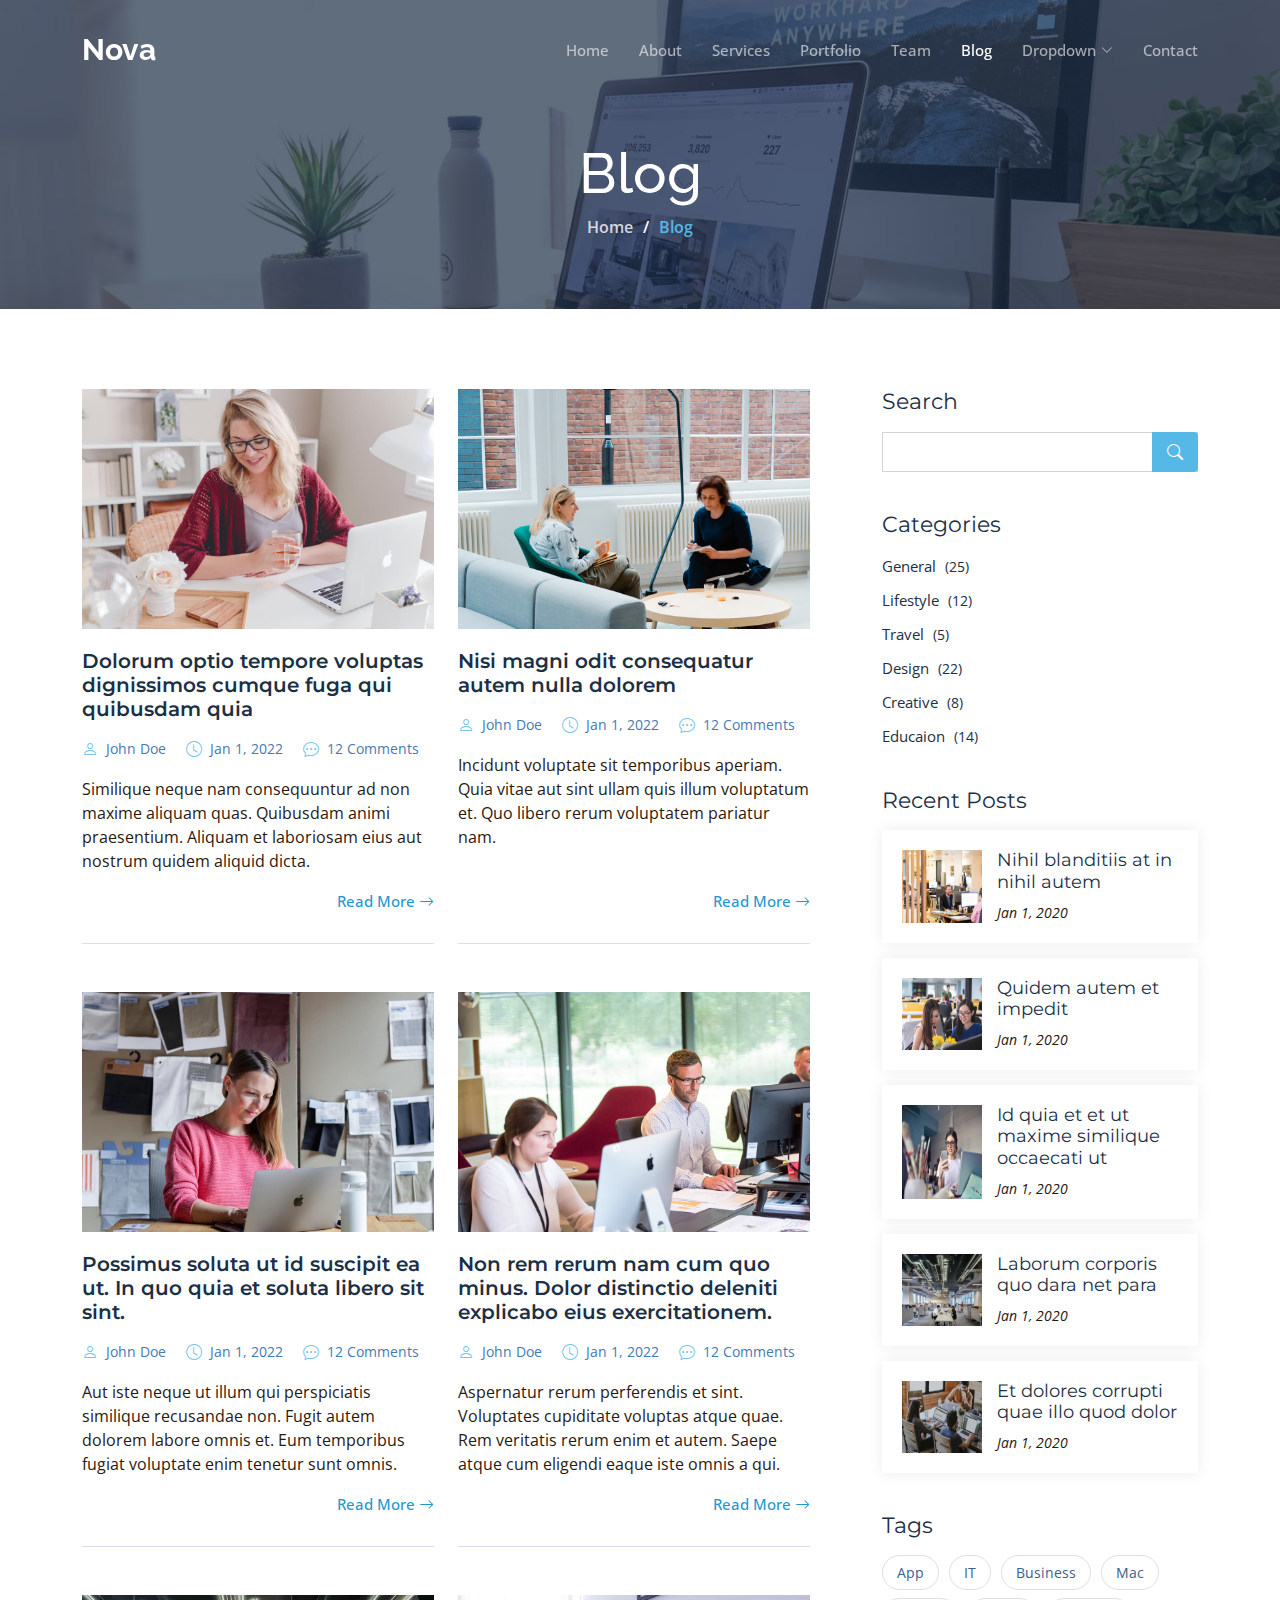
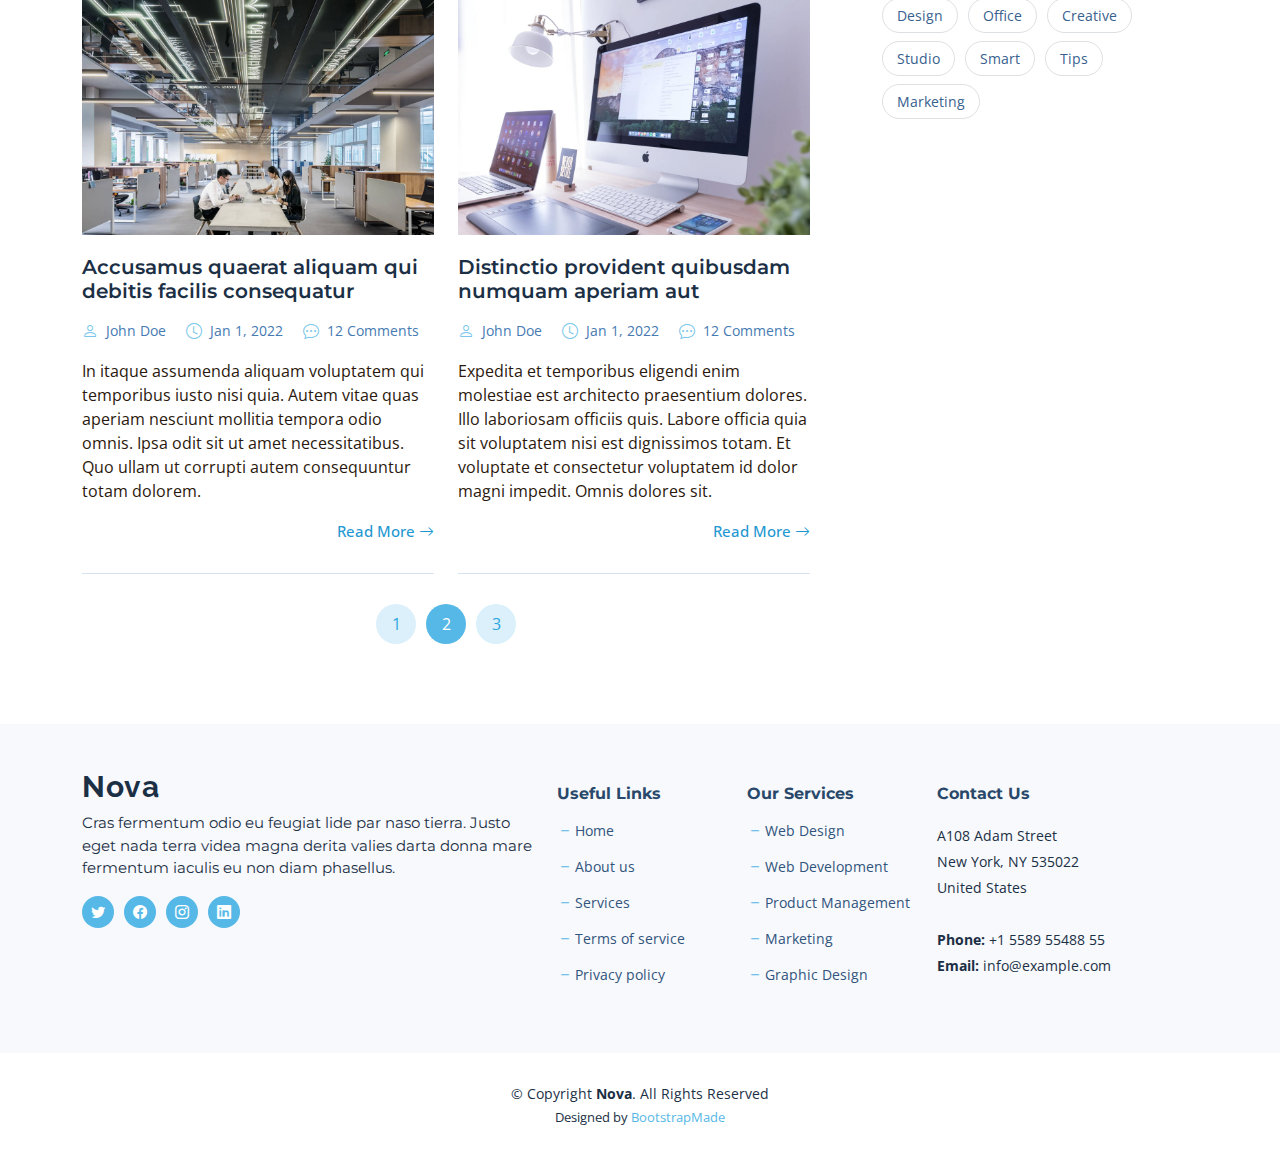
<file: frontend/blog.html>
<!DOCTYPE html>
<html lang="en">

<head>
  <meta charset="utf-8">
  <meta content="width=device-width, initial-scale=1.0" name="viewport">

  <title>Nova Bootstrap Template - Blog</title>
  <meta content="" name="description">
  <meta content="" name="keywords">

  <!-- Favicons -->
  <link href="assets/img/favicon.png" rel="icon">
  <link href="assets/img/apple-touch-icon.png" rel="apple-touch-icon">

  <!-- Google Fonts -->
  <link rel="preconnect" href="https://fonts.googleapis.com">
  <link rel="preconnect" href="https://fonts.gstatic.com" crossorigin>
  <link href="https://fonts.googleapis.com/css2?family=Open+Sans:ital,wght@0,300;0,400;0,500;0,600;0,700;1,300;1,400;1,600;1,700&family=Montserrat:ital,wght@0,300;0,400;0,500;0,600;0,700;1,300;1,400;1,500;1,600;1,700&family=Raleway:ital,wght@0,300;0,400;0,500;0,600;0,700;1,300;1,400;1,500;1,600;1,700&display=swap" rel="stylesheet">

  <!-- Vendor CSS Files -->
  <link href="assets/vendor/bootstrap/css/bootstrap.min.css" rel="stylesheet">
  <link href="assets/vendor/bootstrap-icons/bootstrap-icons.css" rel="stylesheet">
  <link href="assets/vendor/aos/aos.css" rel="stylesheet">
  <link href="assets/vendor/glightbox/css/glightbox.min.css" rel="stylesheet">
  <link href="assets/vendor/swiper/swiper-bundle.min.css" rel="stylesheet">
  <link href="assets/vendor/remixicon/remixicon.css" rel="stylesheet">

  <!-- Template Main CSS File -->
  <link href="assets/css/main.css" rel="stylesheet">

  <!-- =======================================================
  * Template Name: Nova
  * Updated: Aug 30 2023 with Bootstrap v5.3.1
  * Template URL: https://bootstrapmade.com/nova-bootstrap-business-template/
  * Author: BootstrapMade.com
  * License: https://bootstrapmade.com/license/
  ======================================================== -->
</head>

<body class="page-blog">

  <!-- ======= Header ======= -->
  <header id="header" class="header d-flex align-items-center fixed-top">
    <div class="container-fluid container-xl d-flex align-items-center justify-content-between">

      <a href="index.html" class="logo d-flex align-items-center">
        <!-- Uncomment the line below if you also wish to use an image logo -->
        <!-- <img src="assets/img/logo.png" alt=""> -->
        <h1 class="d-flex align-items-center">Nova</h1>
      </a>

      <i class="mobile-nav-toggle mobile-nav-show bi bi-list"></i>
      <i class="mobile-nav-toggle mobile-nav-hide d-none bi bi-x"></i>

      <nav id="navbar" class="navbar">
        <ul>
          <li><a href="index.html">Home</a></li>
          <li><a href="about.html">About</a></li>
          <li><a href="services.html">Services</a></li>
          <li><a href="portfolio.html">Portfolio</a></li>
          <li><a href="team.html">Team</a></li>
          <li><a href="blog.html" class="active">Blog</a></li>
          <li class="dropdown"><a href="#"><span>Dropdown</span> <i class="bi bi-chevron-down dropdown-indicator"></i></a>
            <ul>
              <li><a href="#">Dropdown 1</a></li>
              <li class="dropdown"><a href="#"><span>Deep Dropdown</span> <i class="bi bi-chevron-down dropdown-indicator"></i></a>
                <ul>
                  <li><a href="#">Deep Dropdown 1</a></li>
                  <li><a href="#">Deep Dropdown 2</a></li>
                  <li><a href="#">Deep Dropdown 3</a></li>
                  <li><a href="#">Deep Dropdown 4</a></li>
                  <li><a href="#">Deep Dropdown 5</a></li>
                </ul>
              </li>
              <li><a href="#">Dropdown 2</a></li>
              <li><a href="#">Dropdown 3</a></li>
              <li><a href="#">Dropdown 4</a></li>
            </ul>
          </li>
          <li><a href="contact.html">Contact</a></li>
        </ul>
      </nav><!-- .navbar -->

    </div>
  </header><!-- End Header -->

  <main id="main">

    <!-- ======= Breadcrumbs ======= -->
    <div class="breadcrumbs d-flex align-items-center" style="background-image: url('assets/img/blog-header.jpg');">
      <div class="container position-relative d-flex flex-column align-items-center">

        <h2>Blog</h2>
        <ol>
          <li><a href="index.html">Home</a></li>
          <li>Blog</li>
        </ol>

      </div>
    </div><!-- End Breadcrumbs -->

    <!-- ======= Blog Section ======= -->
    <section id="blog" class="blog">
      <div class="container" data-aos="fade-up">

        <div class="row g-5">

          <div class="col-lg-8" data-aos="fade-up" data-aos-delay="200">

            <div class="row gy-5 posts-list">

              <div class="col-lg-6">
                <article class="d-flex flex-column">

                  <div class="post-img">
                    <img src="assets/img/blog/blog-1.jpg" alt="" class="img-fluid">
                  </div>

                  <h2 class="title">
                    <a href="blog-details.html">Dolorum optio tempore voluptas dignissimos cumque fuga qui quibusdam quia</a>
                  </h2>

                  <div class="meta-top">
                    <ul>
                      <li class="d-flex align-items-center"><i class="bi bi-person"></i> <a href="blog-details.html">John Doe</a></li>
                      <li class="d-flex align-items-center"><i class="bi bi-clock"></i> <a href="blog-details.html"><time datetime="2022-01-01">Jan 1, 2022</time></a></li>
                      <li class="d-flex align-items-center"><i class="bi bi-chat-dots"></i> <a href="blog-details.html">12 Comments</a></li>
                    </ul>
                  </div>

                  <div class="content">
                    <p>
                      Similique neque nam consequuntur ad non maxime aliquam quas. Quibusdam animi praesentium. Aliquam et laboriosam eius aut nostrum quidem aliquid dicta.
                    </p>
                  </div>

                  <div class="read-more mt-auto align-self-end">
                    <a href="blog-details.html">Read More <i class="bi bi-arrow-right"></i></a>
                  </div>

                </article>
              </div><!-- End post list item -->

              <div class="col-lg-6">
                <article class="d-flex flex-column">

                  <div class="post-img">
                    <img src="assets/img/blog/blog-2.jpg" alt="" class="img-fluid">
                  </div>

                  <h2 class="title">
                    <a href="blog-details.html">Nisi magni odit consequatur autem nulla dolorem</a>
                  </h2>

                  <div class="meta-top">
                    <ul>
                      <li class="d-flex align-items-center"><i class="bi bi-person"></i> <a href="blog-details.html">John Doe</a></li>
                      <li class="d-flex align-items-center"><i class="bi bi-clock"></i> <a href="blog-details.html"><time datetime="2022-01-01">Jan 1, 2022</time></a></li>
                      <li class="d-flex align-items-center"><i class="bi bi-chat-dots"></i> <a href="blog-details.html">12 Comments</a></li>
                    </ul>
                  </div>

                  <div class="content">
                    <p>
                      Incidunt voluptate sit temporibus aperiam. Quia vitae aut sint ullam quis illum voluptatum et. Quo libero rerum voluptatem pariatur nam.
                    </p>
                  </div>

                  <div class="read-more mt-auto align-self-end">
                    <a href="blog-details.html">Read More <i class="bi bi-arrow-right"></i></a>
                  </div>

                </article>
              </div><!-- End post list item -->

              <div class="col-lg-6">
                <article class="d-flex flex-column">

                  <div class="post-img">
                    <img src="assets/img/blog/blog-3.jpg" alt="" class="img-fluid">
                  </div>

                  <h2 class="title">
                    <a href="blog-details.html">Possimus soluta ut id suscipit ea ut. In quo quia et soluta libero sit sint.</a>
                  </h2>

                  <div class="meta-top">
                    <ul>
                      <li class="d-flex align-items-center"><i class="bi bi-person"></i> <a href="blog-details.html">John Doe</a></li>
                      <li class="d-flex align-items-center"><i class="bi bi-clock"></i> <a href="blog-details.html"><time datetime="2022-01-01">Jan 1, 2022</time></a></li>
                      <li class="d-flex align-items-center"><i class="bi bi-chat-dots"></i> <a href="blog-details.html">12 Comments</a></li>
                    </ul>
                  </div>

                  <div class="content">
                    <p>
                      Aut iste neque ut illum qui perspiciatis similique recusandae non. Fugit autem dolorem labore omnis et. Eum temporibus fugiat voluptate enim tenetur sunt omnis.
                    </p>
                  </div>

                  <div class="read-more mt-auto align-self-end">
                    <a href="blog-details.html">Read More <i class="bi bi-arrow-right"></i></a>
                  </div>

                </article>
              </div><!-- End post list item -->

              <div class="col-lg-6">
                <article class="d-flex flex-column">

                  <div class="post-img">
                    <img src="assets/img/blog/blog-4.jpg" alt="" class="img-fluid">
                  </div>

                  <h2 class="title">
                    <a href="blog-details.html">Non rem rerum nam cum quo minus. Dolor distinctio deleniti explicabo eius exercitationem.</a>
                  </h2>

                  <div class="meta-top">
                    <ul>
                      <li class="d-flex align-items-center"><i class="bi bi-person"></i> <a href="blog-details.html">John Doe</a></li>
                      <li class="d-flex align-items-center"><i class="bi bi-clock"></i> <a href="blog-details.html"><time datetime="2022-01-01">Jan 1, 2022</time></a></li>
                      <li class="d-flex align-items-center"><i class="bi bi-chat-dots"></i> <a href="blog-details.html">12 Comments</a></li>
                    </ul>
                  </div>

                  <div class="content">
                    <p>
                      Aspernatur rerum perferendis et sint. Voluptates cupiditate voluptas atque quae. Rem veritatis rerum enim et autem. Saepe atque cum eligendi eaque iste omnis a qui.
                    </p>
                  </div>

                  <div class="read-more mt-auto align-self-end">
                    <a href="blog-details.html">Read More <i class="bi bi-arrow-right"></i></a>
                  </div>

                </article>
              </div><!-- End post list item -->

              <div class="col-lg-6">
                <article class="d-flex flex-column">

                  <div class="post-img">
                    <img src="assets/img/blog/blog-5.jpg" alt="" class="img-fluid">
                  </div>

                  <h2 class="title">
                    <a href="blog-details.html">Accusamus quaerat aliquam qui debitis facilis consequatur</a>
                  </h2>

                  <div class="meta-top">
                    <ul>
                      <li class="d-flex align-items-center"><i class="bi bi-person"></i> <a href="blog-details.html">John Doe</a></li>
                      <li class="d-flex align-items-center"><i class="bi bi-clock"></i> <a href="blog-details.html"><time datetime="2022-01-01">Jan 1, 2022</time></a></li>
                      <li class="d-flex align-items-center"><i class="bi bi-chat-dots"></i> <a href="blog-details.html">12 Comments</a></li>
                    </ul>
                  </div>

                  <div class="content">
                    <p>
                      In itaque assumenda aliquam voluptatem qui temporibus iusto nisi quia. Autem vitae quas aperiam nesciunt mollitia tempora odio omnis. Ipsa odit sit ut amet necessitatibus. Quo ullam ut corrupti autem consequuntur totam dolorem.
                    </p>
                  </div>

                  <div class="read-more mt-auto align-self-end">
                    <a href="blog-details.html">Read More <i class="bi bi-arrow-right"></i></a>
                  </div>

                </article>
              </div><!-- End post list item -->

              <div class="col-lg-6">
                <article class="d-flex flex-column">

                  <div class="post-img">
                    <img src="assets/img/blog/blog-6.jpg" alt="" class="img-fluid">
                  </div>

                  <h2 class="title">
                    <a href="blog-details.html">Distinctio provident quibusdam numquam aperiam aut</a>
                  </h2>

                  <div class="meta-top">
                    <ul>
                      <li class="d-flex align-items-center"><i class="bi bi-person"></i> <a href="blog-details.html">John Doe</a></li>
                      <li class="d-flex align-items-center"><i class="bi bi-clock"></i> <a href="blog-details.html"><time datetime="2022-01-01">Jan 1, 2022</time></a></li>
                      <li class="d-flex align-items-center"><i class="bi bi-chat-dots"></i> <a href="blog-details.html">12 Comments</a></li>
                    </ul>
                  </div>

                  <div class="content">
                    <p>
                      Expedita et temporibus eligendi enim molestiae est architecto praesentium dolores. Illo laboriosam officiis quis. Labore officia quia sit voluptatem nisi est dignissimos totam. Et voluptate et consectetur voluptatem id dolor magni impedit. Omnis dolores sit.
                    </p>
                  </div>

                  <div class="read-more mt-auto align-self-end">
                    <a href="blog-details.html">Read More <i class="bi bi-arrow-right"></i></a>
                  </div>

                </article>
              </div><!-- End post list item -->

            </div><!-- End blog posts list -->

            <div class="blog-pagination">
              <ul class="justify-content-center">
                <li><a href="#">1</a></li>
                <li class="active"><a href="#">2</a></li>
                <li><a href="#">3</a></li>
              </ul>
            </div><!-- End blog pagination -->

          </div>

          <div class="col-lg-4" data-aos="fade-up" data-aos-delay="400">

            <div class="sidebar ps-lg-4">

              <div class="sidebar-item search-form">
                <h3 class="sidebar-title">Search</h3>
                <form action="" class="mt-3">
                  <input type="text">
                  <button type="submit"><i class="bi bi-search"></i></button>
                </form>
              </div><!-- End sidebar search formn-->

              <div class="sidebar-item categories">
                <h3 class="sidebar-title">Categories</h3>
                <ul class="mt-3">
                  <li><a href="#">General <span>(25)</span></a></li>
                  <li><a href="#">Lifestyle <span>(12)</span></a></li>
                  <li><a href="#">Travel <span>(5)</span></a></li>
                  <li><a href="#">Design <span>(22)</span></a></li>
                  <li><a href="#">Creative <span>(8)</span></a></li>
                  <li><a href="#">Educaion <span>(14)</span></a></li>
                </ul>
              </div><!-- End sidebar categories-->

              <div class="sidebar-item recent-posts">
                <h3 class="sidebar-title">Recent Posts</h3>

                <div class="mt-3">

                  <div class="post-item mt-3">
                    <img src="assets/img/blog/blog-recent-1.jpg" alt="" class="flex-shrink-0">
                    <div>
                      <h4><a href="blog-post.html">Nihil blanditiis at in nihil autem</a></h4>
                      <time datetime="2020-01-01">Jan 1, 2020</time>
                    </div>
                  </div><!-- End recent post item-->

                  <div class="post-item">
                    <img src="assets/img/blog/blog-recent-2.jpg" alt="" class="flex-shrink-0">
                    <div>
                      <h4><a href="blog-post.html">Quidem autem et impedit</a></h4>
                      <time datetime="2020-01-01">Jan 1, 2020</time>
                    </div>
                  </div><!-- End recent post item-->

                  <div class="post-item">
                    <img src="assets/img/blog/blog-recent-3.jpg" alt="" class="flex-shrink-0">
                    <div>
                      <h4><a href="blog-post.html">Id quia et et ut maxime similique occaecati ut</a></h4>
                      <time datetime="2020-01-01">Jan 1, 2020</time>
                    </div>
                  </div><!-- End recent post item-->

                  <div class="post-item">
                    <img src="assets/img/blog/blog-recent-4.jpg" alt="" class="flex-shrink-0">
                    <div>
                      <h4><a href="blog-post.html">Laborum corporis quo dara net para</a></h4>
                      <time datetime="2020-01-01">Jan 1, 2020</time>
                    </div>
                  </div><!-- End recent post item-->

                  <div class="post-item">
                    <img src="assets/img/blog/blog-recent-5.jpg" alt="" class="flex-shrink-0">
                    <div>
                      <h4><a href="blog-post.html">Et dolores corrupti quae illo quod dolor</a></h4>
                      <time datetime="2020-01-01">Jan 1, 2020</time>
                    </div>
                  </div><!-- End recent post item-->

                </div>

              </div><!-- End sidebar recent posts-->

              <div class="sidebar-item tags">
                <h3 class="sidebar-title">Tags</h3>
                <ul class="mt-3">
                  <li><a href="#">App</a></li>
                  <li><a href="#">IT</a></li>
                  <li><a href="#">Business</a></li>
                  <li><a href="#">Mac</a></li>
                  <li><a href="#">Design</a></li>
                  <li><a href="#">Office</a></li>
                  <li><a href="#">Creative</a></li>
                  <li><a href="#">Studio</a></li>
                  <li><a href="#">Smart</a></li>
                  <li><a href="#">Tips</a></li>
                  <li><a href="#">Marketing</a></li>
                </ul>
              </div><!-- End sidebar tags-->

            </div><!-- End Blog Sidebar -->

          </div>

        </div>

      </div>
    </section><!-- End Blog Section -->

  </main><!-- End #main -->

  <!-- ======= Footer ======= -->
  <footer id="footer" class="footer">

    <div class="footer-content">
      <div class="container">
        <div class="row gy-4">
          <div class="col-lg-5 col-md-12 footer-info">
            <a href="index.html" class="logo d-flex align-items-center">
              <span>Nova</span>
            </a>
            <p>Cras fermentum odio eu feugiat lide par naso tierra. Justo eget nada terra videa magna derita valies darta donna mare fermentum iaculis eu non diam phasellus.</p>
            <div class="social-links d-flex  mt-3">
              <a href="#" class="twitter"><i class="bi bi-twitter"></i></a>
              <a href="#" class="facebook"><i class="bi bi-facebook"></i></a>
              <a href="#" class="instagram"><i class="bi bi-instagram"></i></a>
              <a href="#" class="linkedin"><i class="bi bi-linkedin"></i></a>
            </div>
          </div>

          <div class="col-lg-2 col-6 footer-links">
            <h4>Useful Links</h4>
            <ul>
              <li><i class="bi bi-dash"></i> <a href="#">Home</a></li>
              <li><i class="bi bi-dash"></i> <a href="#">About us</a></li>
              <li><i class="bi bi-dash"></i> <a href="#">Services</a></li>
              <li><i class="bi bi-dash"></i> <a href="#">Terms of service</a></li>
              <li><i class="bi bi-dash"></i> <a href="#">Privacy policy</a></li>
            </ul>
          </div>

          <div class="col-lg-2 col-6 footer-links">
            <h4>Our Services</h4>
            <ul>
              <li><i class="bi bi-dash"></i> <a href="#">Web Design</a></li>
              <li><i class="bi bi-dash"></i> <a href="#">Web Development</a></li>
              <li><i class="bi bi-dash"></i> <a href="#">Product Management</a></li>
              <li><i class="bi bi-dash"></i> <a href="#">Marketing</a></li>
              <li><i class="bi bi-dash"></i> <a href="#">Graphic Design</a></li>
            </ul>
          </div>

          <div class="col-lg-3 col-md-12 footer-contact text-center text-md-start">
            <h4>Contact Us</h4>
            <p>
              A108 Adam Street <br>
              New York, NY 535022<br>
              United States <br><br>
              <strong>Phone:</strong> +1 5589 55488 55<br>
              <strong>Email:</strong> info@example.com<br>
            </p>

          </div>

        </div>
      </div>
    </div>

    <div class="footer-legal">
      <div class="container">
        <div class="copyright">
          &copy; Copyright <strong><span>Nova</span></strong>. All Rights Reserved
        </div>
        <div class="credits">
          <!-- All the links in the footer should remain intact. -->
          <!-- You can delete the links only if you purchased the pro version. -->
          <!-- Licensing information: https://bootstrapmade.com/license/ -->
          <!-- Purchase the pro version with working PHP/AJAX contact form: https://bootstrapmade.com/nova-bootstrap-business-template/ -->
          Designed by <a href="https://bootstrapmade.com/">BootstrapMade</a>
        </div>
      </div>
    </div>
  </footer><!-- End Footer --><!-- End Footer -->

  <a href="#" class="scroll-top d-flex align-items-center justify-content-center"><i class="bi bi-arrow-up-short"></i></a>

  <div id="preloader"></div>

  <!-- Vendor JS Files -->
  <script src="assets/vendor/bootstrap/js/bootstrap.bundle.min.js"></script>
  <script src="assets/vendor/aos/aos.js"></script>
  <script src="assets/vendor/glightbox/js/glightbox.min.js"></script>
  <script src="assets/vendor/swiper/swiper-bundle.min.js"></script>
  <script src="assets/vendor/isotope-layout/isotope.pkgd.min.js"></script>
  <script src="assets/vendor/php-email-form/validate.js"></script>

  <!-- Template Main JS File -->
  <script src="assets/js/main.js"></script>

</body>

</html>
</file>
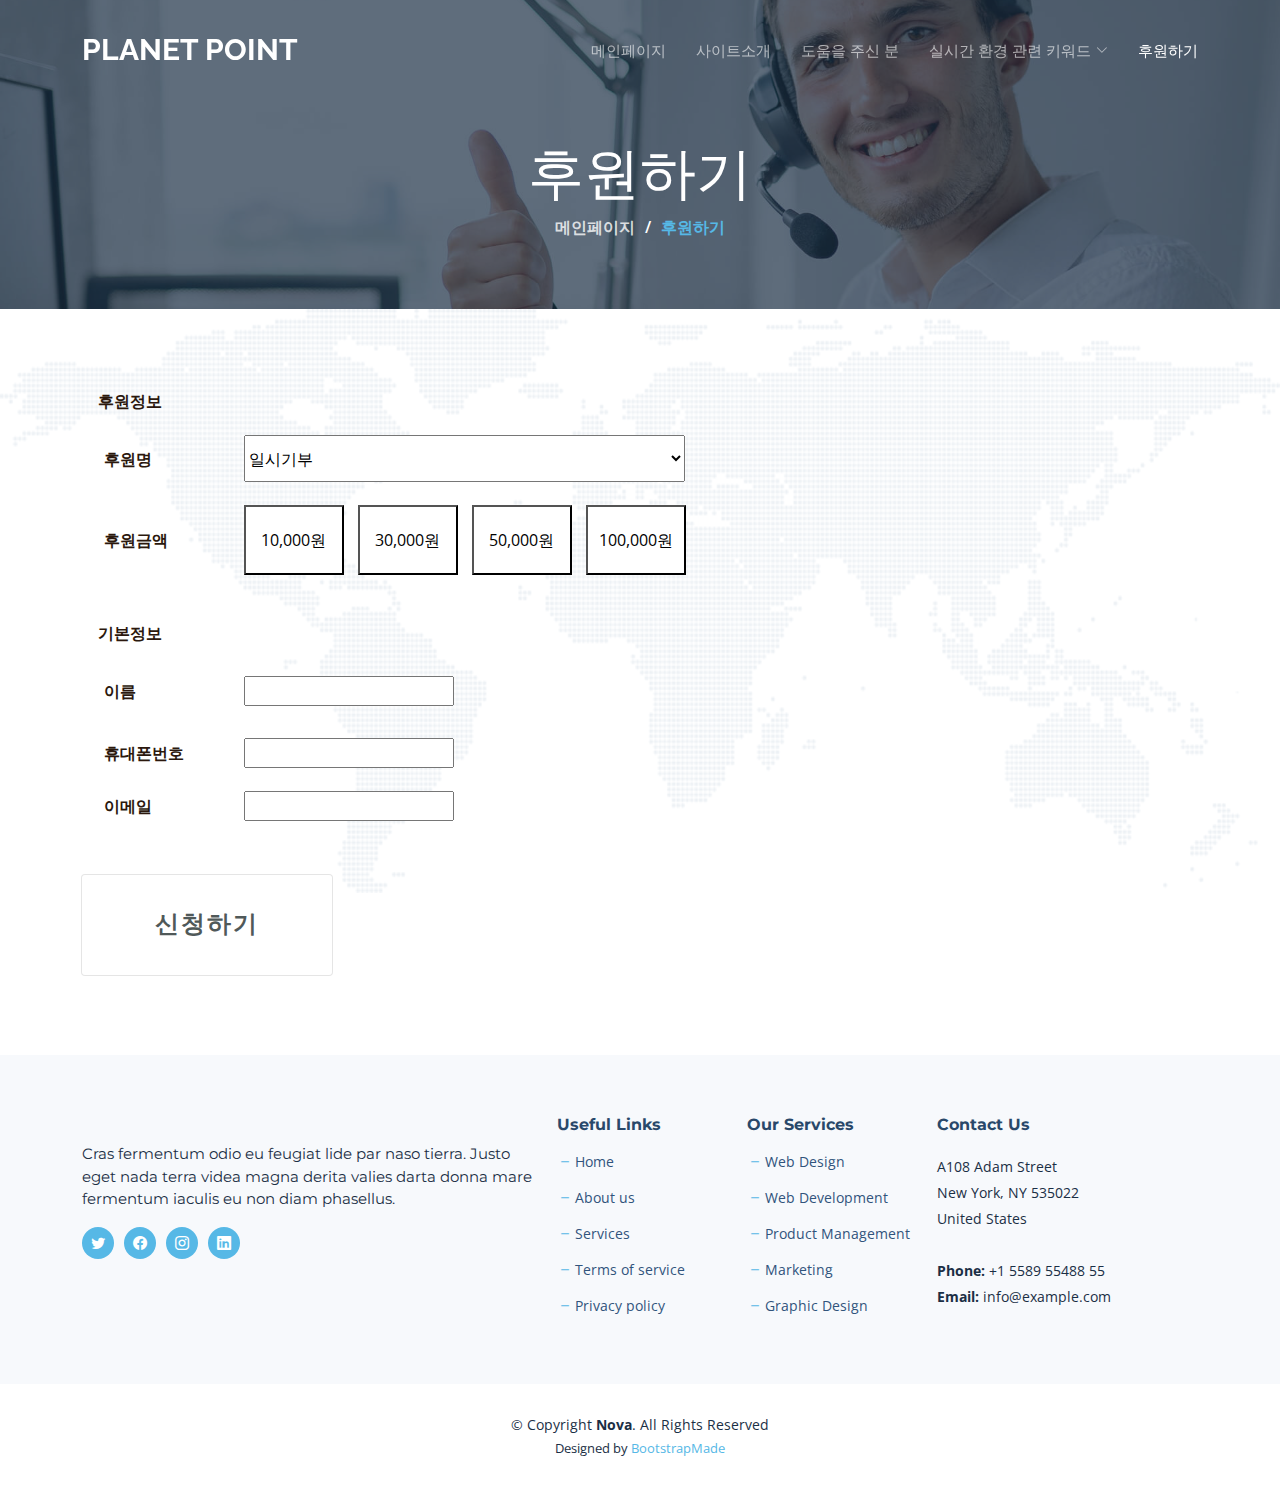
<file: frontend/contact.html>
<!DOCTYPE html>
<html lang="en">

<head>
  <meta charset="utf-8">
  <meta content="width=device-width, initial-scale=1.0" name="viewport">

  <title>Nova Bootstrap Template - Contact</title>
  <meta content="" name="description">
  <meta content="" name="keywords">

  <!-- Favicons -->
  <link href="assets/img/favicon.png" rel="icon">
  <link href="assets/img/apple-touch-icon.png" rel="apple-touch-icon">

  <!-- Google Fonts -->
  <link rel="preconnect" href="https://fonts.googleapis.com">
  <link rel="preconnect" href="https://fonts.gstatic.com" crossorigin>
  <link
    href="https://fonts.googleapis.com/css2?family=Open+Sans:ital,wght@0,300;0,400;0,500;0,600;0,700;1,300;1,400;1,600;1,700&family=Montserrat:ital,wght@0,300;0,400;0,500;0,600;0,700;1,300;1,400;1,500;1,600;1,700&family=Raleway:ital,wght@0,300;0,400;0,500;0,600;0,700;1,300;1,400;1,500;1,600;1,700&display=swap"
    rel="stylesheet">

  <!-- Vendor CSS Files -->
  <link href="assets/vendor/bootstrap/css/bootstrap.min.css" rel="stylesheet">
  <link href="assets/vendor/bootstrap-icons/bootstrap-icons.css" rel="stylesheet">
  <link href="assets/vendor/aos/aos.css" rel="stylesheet">
  <link href="assets/vendor/glightbox/css/glightbox.min.css" rel="stylesheet">
  <link href="assets/vendor/swiper/swiper-bundle.min.css" rel="stylesheet">
  <link href="assets/vendor/remixicon/remixicon.css" rel="stylesheet">

  <!-- Template Main CSS File -->
  <link href="assets/css/main.css" rel="stylesheet">

  <!-- =======================================================
  * Template Name: Nova
  * Updated: Aug 30 2023 with Bootstrap v5.3.1
  * Template URL: https://bootstrapmade.com/nova-bootstrap-business-template/
  * Author: BootstrapMade.com
  * License: https://bootstrapmade.com/license/
  ======================================================== -->
</head>

<body class="page-contact">

  <!-- ======= Header ======= -->
  <header id="header" class="header d-flex align-items-center fixed-top">
    <div class="container-fluid container-xl d-flex align-items-center justify-content-between">

      <a href="index.html" class="logo d-flex align-items-center">
        <!-- Uncomment the line below if you also wish to use an image logo -->
        <!-- <img src="assets/img/logo.png" alt=""> -->
        <h1 class="d-flex align-items-center">PLANET POINT</h1>
      </a>

      <i class="mobile-nav-toggle mobile-nav-show bi bi-list"></i>
      <i class="mobile-nav-toggle mobile-nav-hide d-none bi bi-x"></i>

      <nav id="navbar" class="navbar">
        <ul>
          <li><a href="index.html">메인페이지</a></li>
          <li><a href="about.html">사이트소개</a></li>
          <li><a href="team.html">도움을 주신 분</a></li>
          <li class="dropdown"><a href="#"><span>실시간 환경 관련 키워드</span> <i
                class="bi bi-chevron-down dropdown-indicator"></i></a>
            <ul>
              <li><a href="#">날려야함</a></li>
              <li class="dropdown"><a href="#"><span>Deep Dropdown</span> <i
                    class="bi bi-chevron-down dropdown-indicator"></i></a>
                <ul>
                  <li><a href="#">Deep Dropdown 1</a></li>
                  <li><a href="#">Deep Dropdown 2</a></li>
                  <li><a href="#">Deep Dropdown 3</a></li>
                  <li><a href="#">Deep Dropdown 4</a></li>
                  <li><a href="#">Deep Dropdown 5</a></li>
                </ul>
              </li>
              <li><a href="#">Dropdown 2</a></li>
              <li><a href="#">Dropdown 3</a></li>`
            </ul>
          </li>
          <li><a href="contact.html" class="active">후원하기</a></li>
        </ul>
      </nav><!-- .navbar -->

    </div>
  </header><!-- End Header -->

  <main id="main">

    <!-- ======= Breadcrumbs ======= -->
    <div class="breadcrumbs d-flex align-items-center" style="background-image: url('assets/img/contact-header.jpg');">
      <div class="container position-relative d-flex flex-column align-items-center">

        <h2>후원하기</h2>
        <ol>
          <li><a href="index.html">메인페이지</a></li>
          <li>후원하기</li>
        </ol>

      </div>
    </div><!-- End Breadcrumbs -->

    <!-- ======= Contact Section ======= -->
    <section id="contact" class="contact">
      <div class="container position-relative" data-aos="fade-up">

        <div class="row gy-4 d-flex justify-content-center">

          <div class="col-lg-12" data-aos="fade-up" data-aos-delay="100">

            <!-- <div class="info-item d-flex"> 후원페이지 왼쪽부분임
              <i class="bi bi-geo-alt flex-shrink-0"></i>
              <div>
                <h4>Location:</h4>
                <p>A108 Adam Street, New York, NY 535022</p>
              </div>
            </div>

            <div class="info-item d-flex">
              <i class="bi bi-envelope flex-shrink-0"></i>
              <div>
                <h4>Email:</h4>
                <p>info@example.com</p>
              </div>
            </div>

            <div class="info-item d-flex">
              <i class="bi bi-phone flex-shrink-0"></i>
              <div>
                <h4>Call:</h4>
                <p>+1 5589 55488 55</p>
              </div>
            </div>

          </div> -->
            <b>　후원정보</b>
            <div class="col-lg-6" data-aos="fade-up" data-aos-delay="250">
              <table id="form1" class="form">
                <tr>
                  <th class="text">후원명</th>
                  <td>
                    <div>
                      <select class="donation-select">
                        <option>일시기부</option>
                      </select>
                    </div>
                  </td>
                </tr>
                <tr>
                  <th>후원금액</th>
                  <td class="button-1">
                    <button type="button" class="price">10,000원</button>


                    <button type="button" class="price">30,000원</button>




                    <button type="button" class="price selected">50,000원</button>


                    <button type="button" class="price">100,000원</button>
                  </td>
                </tr>
              </table>
            </div>
            <!-- 기본정보  -->
            <br>
            <b>　기본정보</b>
            <div class="basic-information">
              <table>
                <tr>
                  <th class="bi-th">이름</th>
                  <td> <input type="text" name="name" maxlength="12" size="20">
                </tr>
                <tr>
                  <th>휴대폰번호</th>
                  <td> <input type="text" name="cellPhone" id="cellPhone" maxlength="13" />
                  </td>
                </tr>
                <tr>
                  <th>이메일</th>
                  <td> <input type="email" name="Email" id="email" maxlength="20" size="20">
                  </td>
                </tr>
              </table>
            </div>

            <!-- 신청하기 -->
            <a class="btn btn--diagonal btn--blue" href="payment.html" target="_blank">신청하기</a>
          </div><!-- End Contact Form -->

        </div>

      </div>
    </section><!-- End Contact Section -->

  </main><!-- End #main -->

  <!-- ======= Footer ======= -->
  <footer id="footer" class="footer">

    <div class="footer-content">
      <div class="container">
        <div class="row gy-4">
          <div class="col-lg-5 col-md-12 footer-info">
            <a href="index.html" class="logo d-flex align-items-center">
              <span></span>
            </a>
            <p>Cras fermentum odio eu feugiat lide par naso tierra. Justo eget nada terra videa magna derita valies
              darta donna mare fermentum iaculis eu non diam phasellus.</p>
            <div class="social-links d-flex  mt-3">
              <a href="#" class="twitter"><i class="bi bi-twitter"></i></a>
              <a href="#" class="facebook"><i class="bi bi-facebook"></i></a>
              <a href="#" class="instagram"><i class="bi bi-instagram"></i></a>
              <a href="#" class="linkedin"><i class="bi bi-linkedin"></i></a>
            </div>
          </div>

          <div class="col-lg-2 col-6 footer-links">
            <h4>Useful Links</h4>
            <ul>
              <li><i class="bi bi-dash"></i> <a href="#">Home</a></li>
              <li><i class="bi bi-dash"></i> <a href="#">About us</a></li>
              <li><i class="bi bi-dash"></i> <a href="#">Services</a></li>
              <li><i class="bi bi-dash"></i> <a href="#">Terms of service</a></li>
              <li><i class="bi bi-dash"></i> <a href="#">Privacy policy</a></li>
            </ul>
          </div>

          <div class="col-lg-2 col-6 footer-links">
            <h4>Our Services</h4>
            <ul>
              <li><i class="bi bi-dash"></i> <a href="#">Web Design</a></li>
              <li><i class="bi bi-dash"></i> <a href="#">Web Development</a></li>
              <li><i class="bi bi-dash"></i> <a href="#">Product Management</a></li>
              <li><i class="bi bi-dash"></i> <a href="#">Marketing</a></li>
              <li><i class="bi bi-dash"></i> <a href="#">Graphic Design</a></li>
            </ul>
          </div>

          <div class="col-lg-3 col-md-12 footer-contact text-center text-md-start">
            <h4>Contact Us</h4>
            <p>
              A108 Adam Street <br>
              New York, NY 535022<br>
              United States <br><br>
              <strong>Phone:</strong> +1 5589 55488 55<br>
              <strong>Email:</strong> info@example.com<br>
            </p>

          </div>

        </div>
      </div>
    </div>

    <div class="footer-legal">
      <div class="container">
        <div class="copyright">
          &copy; Copyright <strong><span>Nova</span></strong>. All Rights Reserved
        </div>
        <div class="credits">
          <!-- All the links in the footer should remain intact. -->
          <!-- You can delete the links only if you purchased the pro version. -->
          <!-- Licensing information: https://bootstrapmade.com/license/ -->
          <!-- Purchase the pro version with working PHP/AJAX contact form: https://bootstrapmade.com/nova-bootstrap-business-template/ -->
          Designed by <a href="https://bootstrapmade.com/">BootstrapMade</a>
        </div>
      </div>
    </div>
  </footer><!-- End Footer --><!-- End Footer -->

  <a href="#" class="scroll-top d-flex align-items-center justify-content-center"><i
      class="bi bi-arrow-up-short"></i></a>

  <div id="preloader"></div>

  <!-- Vendor JS Files -->
  <script src="assets/vendor/bootstrap/js/bootstrap.bundle.min.js"></script>
  <script src="assets/vendor/aos/aos.js"></script>
  <script src="assets/vendor/glightbox/js/glightbox.min.js"></script>
  <script src="assets/vendor/swiper/swiper-bundle.min.js"></script>
  <script src="assets/vendor/isotope-layout/isotope.pkgd.min.js"></script>
  <script src="assets/vendor/php-email-form/validate.js"></script>

  <!-- Template Main JS File -->
  <script src="assets/js/main.js"></script>

</body>

</html>
</file>
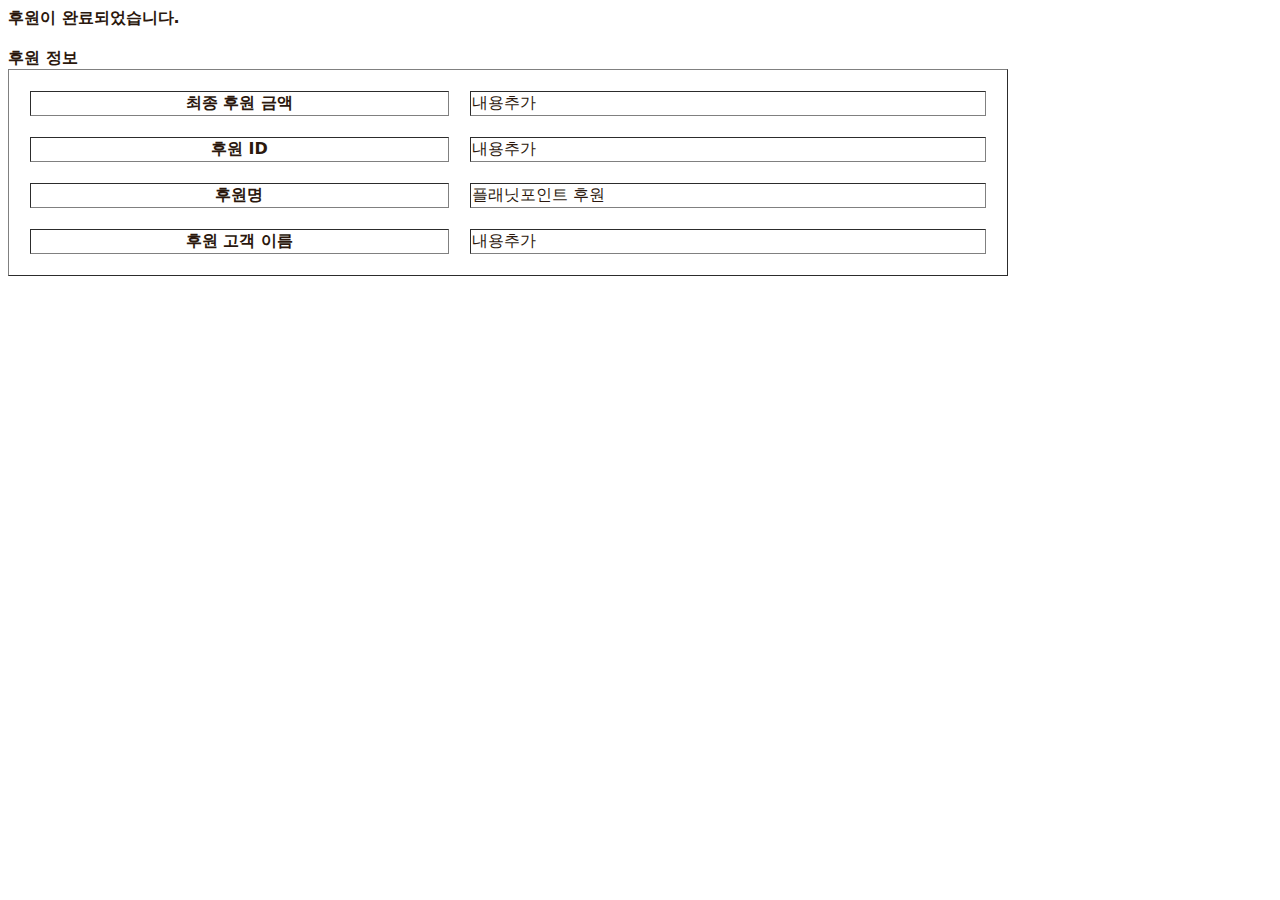
<file: frontend/payment-result.html>
<!DOCTYPE html>
<html lang="en">

<head>
  <meta charset="UTF-8">
  <meta name="viewport" content="width=device-width, initial-scale=1.0">
  <title>Document</title>
  <link rel="stylesheet" href="assets/css/main.css">
</head>


<body>
  <div class="payment-wrapper">
    <div class="payment-content">
      <b>후원이 완료되었습니다.</b>
      <br><br>
      <b>후원 정보</b>
      <table class=payment-tb border="1">
        <tr class="payment-tr">
          <th class="payment-th">최종 후원 금액</th>
          <td class="payment-td">내용추가</td>
        </tr>
        <tr class="payment-tr">
          <th class="payment-th">후원 ID</th>
          <td class="payment-td">내용추가</td>
        </tr>
        <tr class="payment-tr">
          <th class="payment-th">후원명</th>
          <td class="payment-td">플래닛포인트 후원</td>
        </tr>
        <tr class="payment-tr">
          <th class="payment-th">후원 고객 이름</th>
          <td class="payment-td">내용추가</td>
        </tr>
      </table>
    </div>
  </div>
</body>

</html>
</file>
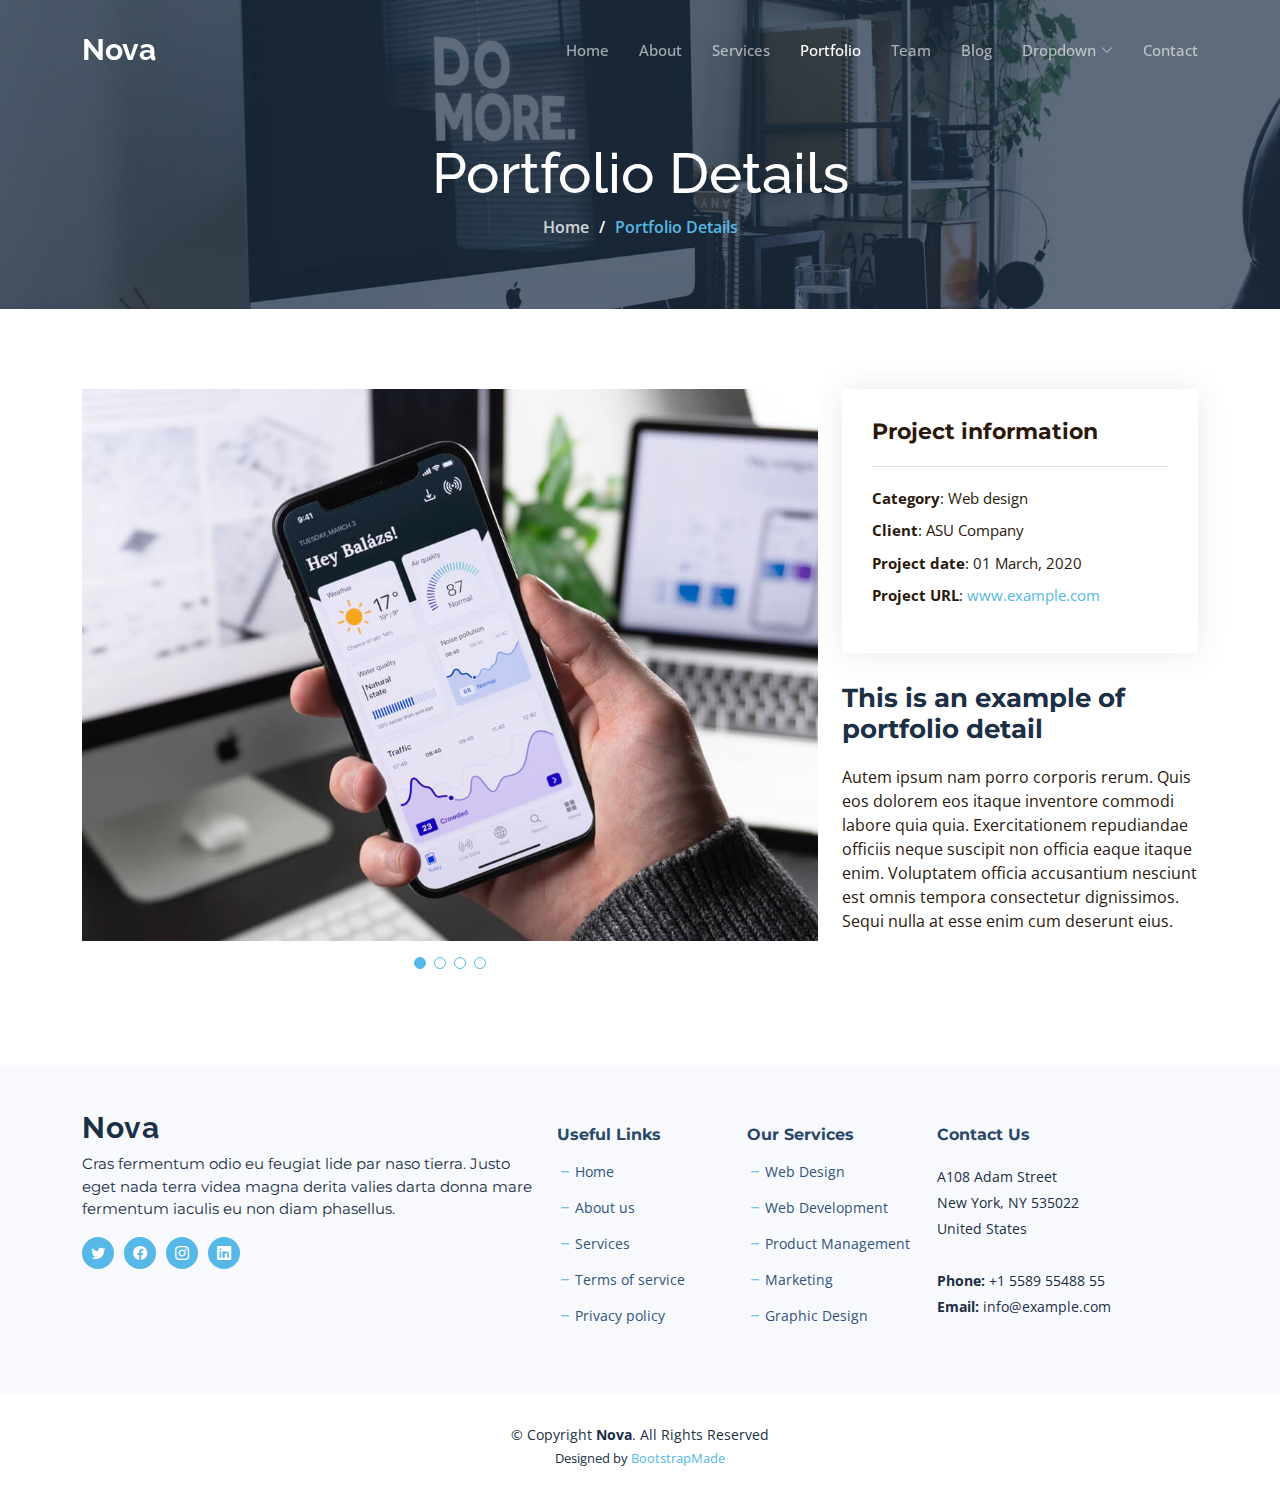
<file: frontend/portfolio-details.html>
<!DOCTYPE html>
<html lang="en">

<head>
  <meta charset="utf-8">
  <meta content="width=device-width, initial-scale=1.0" name="viewport">

  <title>Portfolio Details - HeroBiz Bootstrap Template</title>
  <meta content="" name="description">
  <meta content="" name="keywords">

  <!-- Favicons -->
  <link href="assets/img/favicon.png" rel="icon">
  <link href="assets/img/apple-touch-icon.png" rel="apple-touch-icon">

  <!-- Google Fonts -->
  <link rel="preconnect" href="https://fonts.googleapis.com">
  <link rel="preconnect" href="https://fonts.gstatic.com" crossorigin>
  <link href="https://fonts.googleapis.com/css2?family=Open+Sans:ital,wght@0,300;0,400;0,500;0,600;0,700;1,300;1,400;1,600;1,700&family=Montserrat:ital,wght@0,300;0,400;0,500;0,600;0,700;1,300;1,400;1,500;1,600;1,700&family=Raleway:ital,wght@0,300;0,400;0,500;0,600;0,700;1,300;1,400;1,500;1,600;1,700&display=swap" rel="stylesheet">

  <!-- Vendor CSS Files -->
  <link href="assets/vendor/bootstrap/css/bootstrap.min.css" rel="stylesheet">
  <link href="assets/vendor/bootstrap-icons/bootstrap-icons.css" rel="stylesheet">
  <link href="assets/vendor/aos/aos.css" rel="stylesheet">
  <link href="assets/vendor/glightbox/css/glightbox.min.css" rel="stylesheet">
  <link href="assets/vendor/swiper/swiper-bundle.min.css" rel="stylesheet">
  <link href="assets/vendor/remixicon/remixicon.css" rel="stylesheet">

  <!-- Template Main CSS File -->
  <link href="assets/css/main.css" rel="stylesheet">

  <!-- =======================================================
  * Template Name: Nova
  * Updated: Aug 30 2023 with Bootstrap v5.3.1
  * Template URL: https://bootstrapmade.com/nova-bootstrap-business-template/
  * Author: BootstrapMade.com
  * License: https://bootstrapmade.com/license/
  ======================================================== -->
</head>

<body class="page-portfolio">

  <!-- ======= Header ======= -->
  <header id="header" class="header d-flex align-items-center fixed-top">
    <div class="container-fluid container-xl d-flex align-items-center justify-content-between">

      <a href="index.html" class="logo d-flex align-items-center">
        <!-- Uncomment the line below if you also wish to use an image logo -->
        <!-- <img src="assets/img/logo.png" alt=""> -->
        <h1 class="d-flex align-items-center">Nova</h1>
      </a>

      <i class="mobile-nav-toggle mobile-nav-show bi bi-list"></i>
      <i class="mobile-nav-toggle mobile-nav-hide d-none bi bi-x"></i>

      <nav id="navbar" class="navbar">
        <ul>
          <li><a href="index.html">Home</a></li>
          <li><a href="about.html">About</a></li>
          <li><a href="services.html">Services</a></li>
          <li><a href="portfolio.html" class="active">Portfolio</a></li>
          <li><a href="team.html">Team</a></li>
          <li><a href="blog.html">Blog</a></li>
          <li class="dropdown"><a href="#"><span>Dropdown</span> <i class="bi bi-chevron-down dropdown-indicator"></i></a>
            <ul>
              <li><a href="#">Dropdown 1</a></li>
              <li class="dropdown"><a href="#"><span>Deep Dropdown</span> <i class="bi bi-chevron-down dropdown-indicator"></i></a>
                <ul>
                  <li><a href="#">Deep Dropdown 1</a></li>
                  <li><a href="#">Deep Dropdown 2</a></li>
                  <li><a href="#">Deep Dropdown 3</a></li>
                  <li><a href="#">Deep Dropdown 4</a></li>
                  <li><a href="#">Deep Dropdown 5</a></li>
                </ul>
              </li>
              <li><a href="#">Dropdown 2</a></li>
              <li><a href="#">Dropdown 3</a></li>
              <li><a href="#">Dropdown 4</a></li>
            </ul>
          </li>
          <li><a href="contact.html">Contact</a></li>
        </ul>
      </nav><!-- .navbar -->

    </div>
  </header><!-- End Header -->

  <main id="main">

    <!-- ======= Breadcrumbs ======= -->
    <div class="breadcrumbs d-flex align-items-center" style="background-image: url('assets/img/portfolio-header.jpg');">
      <div class="container position-relative d-flex flex-column align-items-center">

        <h2>Portfolio Details</h2>
        <ol>
          <li><a href="index.html">Home</a></li>
          <li>Portfolio Details</li>
        </ol>

      </div>
    </div><!-- End Breadcrumbs -->

    <!-- ======= Portfolio Details Section ======= -->
    <section id="portfolio-details" class="portfolio-details">
      <div class="container" data-aos="fade-up">

        <div class="row gy-4">

          <div class="col-lg-8">
            <div class="slides-1 portfolio-details-slider swiper">
              <div class="swiper-wrapper align-items-center">

                <div class="swiper-slide">
                  <img src="assets/img/portfolio/app-1.jpg" alt="">
                </div>

                <div class="swiper-slide">
                  <img src="assets/img/portfolio/product-1.jpg" alt="">
                </div>

                <div class="swiper-slide">
                  <img src="assets/img/portfolio/branding-1.jpg" alt="">
                </div>

                <div class="swiper-slide">
                  <img src="assets/img/portfolio/books-1.jpg" alt="">
                </div>

              </div>
              <div class="swiper-pagination"></div>
            </div>
          </div>

          <div class="col-lg-4">
            <div class="portfolio-info">
              <h3>Project information</h3>
              <ul>
                <li><strong>Category</strong>: Web design</li>
                <li><strong>Client</strong>: ASU Company</li>
                <li><strong>Project date</strong>: 01 March, 2020</li>
                <li><strong>Project URL</strong>: <a href="#">www.example.com</a></li>
              </ul>
            </div>
            <div class="portfolio-description">
              <h2>This is an example of portfolio detail</h2>
              <p>
                Autem ipsum nam porro corporis rerum. Quis eos dolorem eos itaque inventore commodi labore quia quia. Exercitationem repudiandae officiis neque suscipit non officia eaque itaque enim. Voluptatem officia accusantium nesciunt est omnis tempora consectetur dignissimos. Sequi nulla at esse enim cum deserunt eius.
              </p>
            </div>
          </div>

        </div>

      </div>
    </section><!-- End Portfolio Details Section -->

  </main><!-- End #main -->

  <!-- ======= Footer ======= -->
  <footer id="footer" class="footer">

    <div class="footer-content">
      <div class="container">
        <div class="row gy-4">
          <div class="col-lg-5 col-md-12 footer-info">
            <a href="index.html" class="logo d-flex align-items-center">
              <span>Nova</span>
            </a>
            <p>Cras fermentum odio eu feugiat lide par naso tierra. Justo eget nada terra videa magna derita valies darta donna mare fermentum iaculis eu non diam phasellus.</p>
            <div class="social-links d-flex  mt-3">
              <a href="#" class="twitter"><i class="bi bi-twitter"></i></a>
              <a href="#" class="facebook"><i class="bi bi-facebook"></i></a>
              <a href="#" class="instagram"><i class="bi bi-instagram"></i></a>
              <a href="#" class="linkedin"><i class="bi bi-linkedin"></i></a>
            </div>
          </div>

          <div class="col-lg-2 col-6 footer-links">
            <h4>Useful Links</h4>
            <ul>
              <li><i class="bi bi-dash"></i> <a href="#">Home</a></li>
              <li><i class="bi bi-dash"></i> <a href="#">About us</a></li>
              <li><i class="bi bi-dash"></i> <a href="#">Services</a></li>
              <li><i class="bi bi-dash"></i> <a href="#">Terms of service</a></li>
              <li><i class="bi bi-dash"></i> <a href="#">Privacy policy</a></li>
            </ul>
          </div>

          <div class="col-lg-2 col-6 footer-links">
            <h4>Our Services</h4>
            <ul>
              <li><i class="bi bi-dash"></i> <a href="#">Web Design</a></li>
              <li><i class="bi bi-dash"></i> <a href="#">Web Development</a></li>
              <li><i class="bi bi-dash"></i> <a href="#">Product Management</a></li>
              <li><i class="bi bi-dash"></i> <a href="#">Marketing</a></li>
              <li><i class="bi bi-dash"></i> <a href="#">Graphic Design</a></li>
            </ul>
          </div>

          <div class="col-lg-3 col-md-12 footer-contact text-center text-md-start">
            <h4>Contact Us</h4>
            <p>
              A108 Adam Street <br>
              New York, NY 535022<br>
              United States <br><br>
              <strong>Phone:</strong> +1 5589 55488 55<br>
              <strong>Email:</strong> info@example.com<br>
            </p>

          </div>

        </div>
      </div>
    </div>

    <div class="footer-legal">
      <div class="container">
        <div class="copyright">
          &copy; Copyright <strong><span>Nova</span></strong>. All Rights Reserved
        </div>
        <div class="credits">
          <!-- All the links in the footer should remain intact. -->
          <!-- You can delete the links only if you purchased the pro version. -->
          <!-- Licensing information: https://bootstrapmade.com/license/ -->
          <!-- Purchase the pro version with working PHP/AJAX contact form: https://bootstrapmade.com/nova-bootstrap-business-template/ -->
          Designed by <a href="https://bootstrapmade.com/">BootstrapMade</a>
        </div>
      </div>
    </div>
  </footer><!-- End Footer --><!-- End Footer -->

  <a href="#" class="scroll-top d-flex align-items-center justify-content-center"><i class="bi bi-arrow-up-short"></i></a>

  <div id="preloader"></div>

  <!-- Vendor JS Files -->
  <script src="assets/vendor/bootstrap/js/bootstrap.bundle.min.js"></script>
  <script src="assets/vendor/aos/aos.js"></script>
  <script src="assets/vendor/glightbox/js/glightbox.min.js"></script>
  <script src="assets/vendor/swiper/swiper-bundle.min.js"></script>
  <script src="assets/vendor/isotope-layout/isotope.pkgd.min.js"></script>
  <script src="assets/vendor/php-email-form/validate.js"></script>

  <!-- Template Main JS File -->
  <script src="assets/js/main.js"></script>

</body>

</html>
</file>
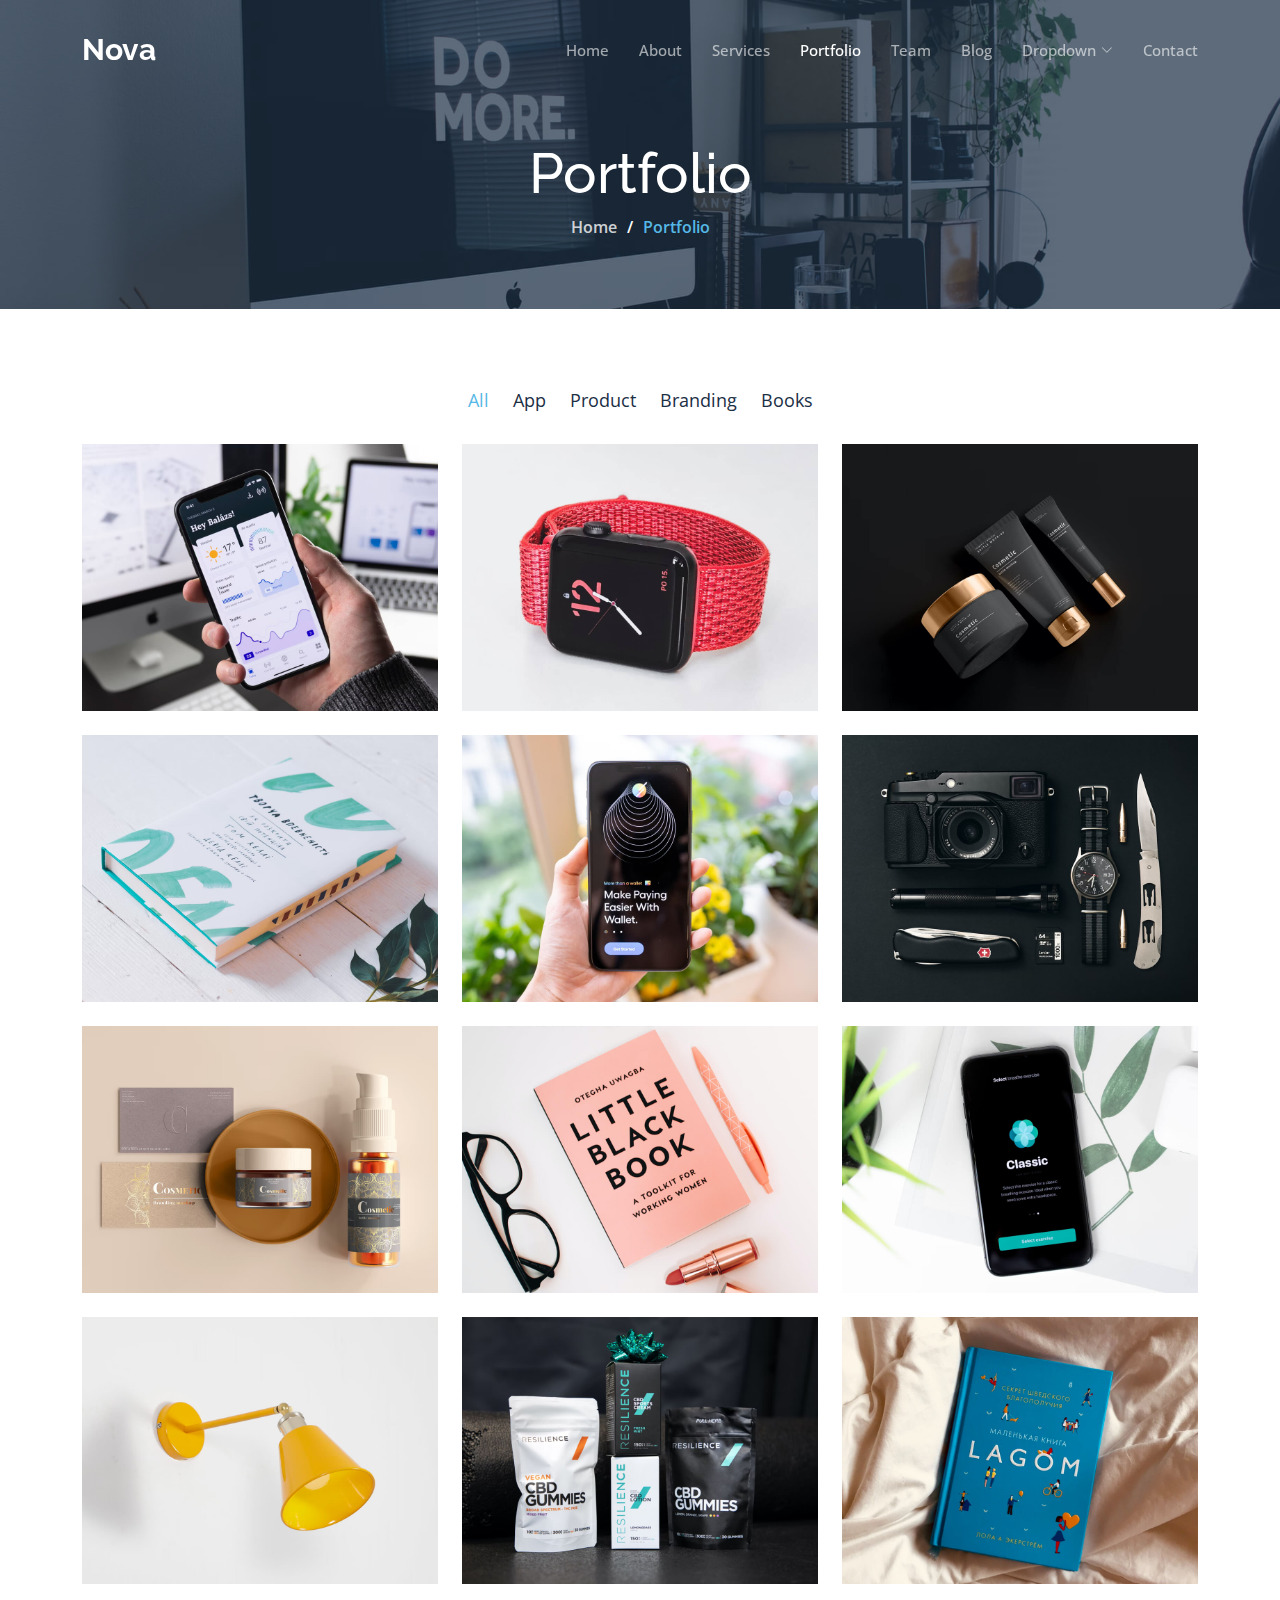
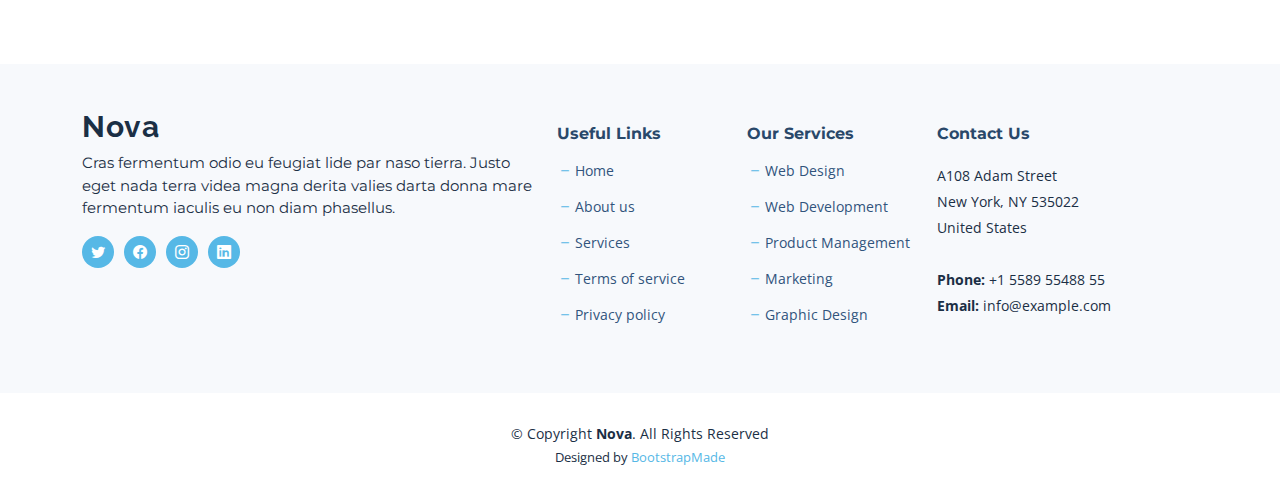
<file: frontend/portfolio.html>
<!DOCTYPE html>
<html lang="en">

<head>
  <meta charset="utf-8">
  <meta content="width=device-width, initial-scale=1.0" name="viewport">

  <title>Nova Bootstrap Template - Portfolio</title>
  <meta content="" name="description">
  <meta content="" name="keywords">

  <!-- Favicons -->
  <link href="assets/img/favicon.png" rel="icon">
  <link href="assets/img/apple-touch-icon.png" rel="apple-touch-icon">

  <!-- Google Fonts -->
  <link rel="preconnect" href="https://fonts.googleapis.com">
  <link rel="preconnect" href="https://fonts.gstatic.com" crossorigin>
  <link href="https://fonts.googleapis.com/css2?family=Open+Sans:ital,wght@0,300;0,400;0,500;0,600;0,700;1,300;1,400;1,600;1,700&family=Montserrat:ital,wght@0,300;0,400;0,500;0,600;0,700;1,300;1,400;1,500;1,600;1,700&family=Raleway:ital,wght@0,300;0,400;0,500;0,600;0,700;1,300;1,400;1,500;1,600;1,700&display=swap" rel="stylesheet">

  <!-- Vendor CSS Files -->
  <link href="assets/vendor/bootstrap/css/bootstrap.min.css" rel="stylesheet">
  <link href="assets/vendor/bootstrap-icons/bootstrap-icons.css" rel="stylesheet">
  <link href="assets/vendor/aos/aos.css" rel="stylesheet">
  <link href="assets/vendor/glightbox/css/glightbox.min.css" rel="stylesheet">
  <link href="assets/vendor/swiper/swiper-bundle.min.css" rel="stylesheet">
  <link href="assets/vendor/remixicon/remixicon.css" rel="stylesheet">

  <!-- Template Main CSS File -->
  <link href="assets/css/main.css" rel="stylesheet">

  <!-- =======================================================
  * Template Name: Nova
  * Updated: Aug 30 2023 with Bootstrap v5.3.1
  * Template URL: https://bootstrapmade.com/nova-bootstrap-business-template/
  * Author: BootstrapMade.com
  * License: https://bootstrapmade.com/license/
  ======================================================== -->
</head>

<body class="page-portfolio">

  <!-- ======= Header ======= -->
  <header id="header" class="header d-flex align-items-center fixed-top">
    <div class="container-fluid container-xl d-flex align-items-center justify-content-between">

      <a href="index.html" class="logo d-flex align-items-center">
        <!-- Uncomment the line below if you also wish to use an image logo -->
        <!-- <img src="assets/img/logo.png" alt=""> -->
        <h1 class="d-flex align-items-center">Nova</h1>
      </a>

      <i class="mobile-nav-toggle mobile-nav-show bi bi-list"></i>
      <i class="mobile-nav-toggle mobile-nav-hide d-none bi bi-x"></i>

      <nav id="navbar" class="navbar">
        <ul>
          <li><a href="index.html">Home</a></li>
          <li><a href="about.html">About</a></li>
          <li><a href="services.html">Services</a></li>
          <li><a href="portfolio.html" class="active">Portfolio</a></li>
          <li><a href="team.html">Team</a></li>
          <li><a href="blog.html">Blog</a></li>
          <li class="dropdown"><a href="#"><span>Dropdown</span> <i class="bi bi-chevron-down dropdown-indicator"></i></a>
            <ul>
              <li><a href="#">Dropdown 1</a></li>
              <li class="dropdown"><a href="#"><span>Deep Dropdown</span> <i class="bi bi-chevron-down dropdown-indicator"></i></a>
                <ul>
                  <li><a href="#">Deep Dropdown 1</a></li>
                  <li><a href="#">Deep Dropdown 2</a></li>
                  <li><a href="#">Deep Dropdown 3</a></li>
                  <li><a href="#">Deep Dropdown 4</a></li>
                  <li><a href="#">Deep Dropdown 5</a></li>
                </ul>
              </li>
              <li><a href="#">Dropdown 2</a></li>
              <li><a href="#">Dropdown 3</a></li>
              <li><a href="#">Dropdown 4</a></li>
            </ul>
          </li>
          <li><a href="contact.html">Contact</a></li>
        </ul>
      </nav><!-- .navbar -->

    </div>
  </header><!-- End Header -->

  <main id="main">

    <!-- ======= Breadcrumbs ======= -->
    <div class="breadcrumbs d-flex align-items-center" style="background-image: url('assets/img/portfolio-header.jpg');">
      <div class="container position-relative d-flex flex-column align-items-center">

        <h2>Portfolio</h2>
        <ol>
          <li><a href="index.html">Home</a></li>
          <li>Portfolio</li>
        </ol>

      </div>
    </div><!-- End Breadcrumbs -->

    <!-- ======= Portfolio Section ======= -->
    <section id="portfolio" class="portfolio">
      <div class="container" data-aos="fade-up">

        <div class="portfolio-isotope" data-portfolio-filter="*" data-portfolio-layout="masonry" data-portfolio-sort="original-order">

          <ul class="portfolio-flters" data-aos="fade-up" data-aos-delay="100">
            <li data-filter="*" class="filter-active">All</li>
            <li data-filter=".filter-app">App</li>
            <li data-filter=".filter-product">Product</li>
            <li data-filter=".filter-branding">Branding</li>
            <li data-filter=".filter-books">Books</li>
          </ul><!-- End Portfolio Filters -->

          <div class="row gy-4 portfolio-container" data-aos="fade-up" data-aos-delay="300">

            <div class="col-lg-4 col-md-6 portfolio-item filter-app">
              <img src="assets/img/portfolio/app-1.jpg" class="img-fluid" alt="">
              <div class="portfolio-info">
                <h4>App 1</h4>
                <p>Lorem ipsum, dolor sit amet consectetur</p>
                <a href="assets/img/portfolio/app-1.jpg" title="App 1" data-gallery="portfolio-gallery-app" class="glightbox preview-link"><i class="bi bi-zoom-in"></i></a>
                <a href="portfolio-details.html" title="More Details" class="details-link"><i class="bi bi-link-45deg"></i></a>
              </div>
            </div><!-- End Portfolio Item -->

            <div class="col-lg-4 col-md-6 portfolio-item filter-product">
              <img src="assets/img/portfolio/product-1.jpg" class="img-fluid" alt="">
              <div class="portfolio-info">
                <h4>Product 1</h4>
                <p>Lorem ipsum, dolor sit amet consectetur</p>
                <a href="assets/img/portfolio/product-1.jpg" title="Product 1" data-gallery="portfolio-gallery-product" class="glightbox preview-link"><i class="bi bi-zoom-in"></i></a>
                <a href="portfolio-details.html" title="More Details" class="details-link"><i class="bi bi-link-45deg"></i></a>
              </div>
            </div><!-- End Portfolio Item -->

            <div class="col-lg-4 col-md-6 portfolio-item filter-branding">
              <img src="assets/img/portfolio/branding-1.jpg" class="img-fluid" alt="">
              <div class="portfolio-info">
                <h4>Branding 1</h4>
                <p>Lorem ipsum, dolor sit amet consectetur</p>
                <a href="assets/img/portfolio/branding-1.jpg" title="Branding 1" data-gallery="portfolio-gallery-branding" class="glightbox preview-link"><i class="bi bi-zoom-in"></i></a>
                <a href="portfolio-details.html" title="More Details" class="details-link"><i class="bi bi-link-45deg"></i></a>
              </div>
            </div><!-- End Portfolio Item -->

            <div class="col-lg-4 col-md-6 portfolio-item filter-books">
              <img src="assets/img/portfolio/books-1.jpg" class="img-fluid" alt="">
              <div class="portfolio-info">
                <h4>Books 1</h4>
                <p>Lorem ipsum, dolor sit amet consectetur</p>
                <a href="assets/img/portfolio/books-1.jpg" title="Branding 1" data-gallery="portfolio-gallery-book" class="glightbox preview-link"><i class="bi bi-zoom-in"></i></a>
                <a href="portfolio-details.html" title="More Details" class="details-link"><i class="bi bi-link-45deg"></i></a>
              </div>
            </div><!-- End Portfolio Item -->

            <div class="col-lg-4 col-md-6 portfolio-item filter-app">
              <img src="assets/img/portfolio/app-2.jpg" class="img-fluid" alt="">
              <div class="portfolio-info">
                <h4>App 2</h4>
                <p>Lorem ipsum, dolor sit amet consectetur</p>
                <a href="assets/img/portfolio/app-2.jpg" title="App 2" data-gallery="portfolio-gallery-app" class="glightbox preview-link"><i class="bi bi-zoom-in"></i></a>
                <a href="portfolio-details.html" title="More Details" class="details-link"><i class="bi bi-link-45deg"></i></a>
              </div>
            </div><!-- End Portfolio Item -->

            <div class="col-lg-4 col-md-6 portfolio-item filter-product">
              <img src="assets/img/portfolio/product-2.jpg" class="img-fluid" alt="">
              <div class="portfolio-info">
                <h4>Product 2</h4>
                <p>Lorem ipsum, dolor sit amet consectetur</p>
                <a href="assets/img/portfolio/product-2.jpg" title="Product 2" data-gallery="portfolio-gallery-product" class="glightbox preview-link"><i class="bi bi-zoom-in"></i></a>
                <a href="portfolio-details.html" title="More Details" class="details-link"><i class="bi bi-link-45deg"></i></a>
              </div>
            </div><!-- End Portfolio Item -->

            <div class="col-lg-4 col-md-6 portfolio-item filter-branding">
              <img src="assets/img/portfolio/branding-2.jpg" class="img-fluid" alt="">
              <div class="portfolio-info">
                <h4>Branding 2</h4>
                <p>Lorem ipsum, dolor sit amet consectetur</p>
                <a href="assets/img/portfolio/branding-2.jpg" title="Branding 2" data-gallery="portfolio-gallery-branding" class="glightbox preview-link"><i class="bi bi-zoom-in"></i></a>
                <a href="portfolio-details.html" title="More Details" class="details-link"><i class="bi bi-link-45deg"></i></a>
              </div>
            </div><!-- End Portfolio Item -->

            <div class="col-lg-4 col-md-6 portfolio-item filter-books">
              <img src="assets/img/portfolio/books-2.jpg" class="img-fluid" alt="">
              <div class="portfolio-info">
                <h4>Books 2</h4>
                <p>Lorem ipsum, dolor sit amet consectetur</p>
                <a href="assets/img/portfolio/books-2.jpg" title="Branding 2" data-gallery="portfolio-gallery-book" class="glightbox preview-link"><i class="bi bi-zoom-in"></i></a>
                <a href="portfolio-details.html" title="More Details" class="details-link"><i class="bi bi-link-45deg"></i></a>
              </div>
            </div><!-- End Portfolio Item -->

            <div class="col-lg-4 col-md-6 portfolio-item filter-app">
              <img src="assets/img/portfolio/app-3.jpg" class="img-fluid" alt="">
              <div class="portfolio-info">
                <h4>App 3</h4>
                <p>Lorem ipsum, dolor sit amet consectetur</p>
                <a href="assets/img/portfolio/app-3.jpg" title="App 3" data-gallery="portfolio-gallery-app" class="glightbox preview-link"><i class="bi bi-zoom-in"></i></a>
                <a href="portfolio-details.html" title="More Details" class="details-link"><i class="bi bi-link-45deg"></i></a>
              </div>
            </div><!-- End Portfolio Item -->

            <div class="col-lg-4 col-md-6 portfolio-item filter-product">
              <img src="assets/img/portfolio/product-3.jpg" class="img-fluid" alt="">
              <div class="portfolio-info">
                <h4>Product 3</h4>
                <p>Lorem ipsum, dolor sit amet consectetur</p>
                <a href="assets/img/portfolio/product-3.jpg" title="Product 3" data-gallery="portfolio-gallery-product" class="glightbox preview-link"><i class="bi bi-zoom-in"></i></a>
                <a href="portfolio-details.html" title="More Details" class="details-link"><i class="bi bi-link-45deg"></i></a>
              </div>
            </div><!-- End Portfolio Item -->

            <div class="col-lg-4 col-md-6 portfolio-item filter-branding">
              <img src="assets/img/portfolio/branding-3.jpg" class="img-fluid" alt="">
              <div class="portfolio-info">
                <h4>Branding 3</h4>
                <p>Lorem ipsum, dolor sit amet consectetur</p>
                <a href="assets/img/portfolio/branding-3.jpg" title="Branding 2" data-gallery="portfolio-gallery-branding" class="glightbox preview-link"><i class="bi bi-zoom-in"></i></a>
                <a href="portfolio-details.html" title="More Details" class="details-link"><i class="bi bi-link-45deg"></i></a>
              </div>
            </div><!-- End Portfolio Item -->

            <div class="col-lg-4 col-md-6 portfolio-item filter-books">
              <img src="assets/img/portfolio/books-3.jpg" class="img-fluid" alt="">
              <div class="portfolio-info">
                <h4>Books 3</h4>
                <p>Lorem ipsum, dolor sit amet consectetur</p>
                <a href="assets/img/portfolio/books-3.jpg" title="Branding 3" data-gallery="portfolio-gallery-book" class="glightbox preview-link"><i class="bi bi-zoom-in"></i></a>
                <a href="portfolio-details.html" title="More Details" class="details-link"><i class="bi bi-link-45deg"></i></a>
              </div>
            </div><!-- End Portfolio Item -->

          </div><!-- End Portfolio Container -->

        </div>

      </div>
    </section><!-- End Portfolio Section -->

  </main><!-- End #main -->

  <!-- ======= Footer ======= -->
  <footer id="footer" class="footer">

    <div class="footer-content">
      <div class="container">
        <div class="row gy-4">
          <div class="col-lg-5 col-md-12 footer-info">
            <a href="index.html" class="logo d-flex align-items-center">
              <span>Nova</span>
            </a>
            <p>Cras fermentum odio eu feugiat lide par naso tierra. Justo eget nada terra videa magna derita valies darta donna mare fermentum iaculis eu non diam phasellus.</p>
            <div class="social-links d-flex  mt-3">
              <a href="#" class="twitter"><i class="bi bi-twitter"></i></a>
              <a href="#" class="facebook"><i class="bi bi-facebook"></i></a>
              <a href="#" class="instagram"><i class="bi bi-instagram"></i></a>
              <a href="#" class="linkedin"><i class="bi bi-linkedin"></i></a>
            </div>
          </div>

          <div class="col-lg-2 col-6 footer-links">
            <h4>Useful Links</h4>
            <ul>
              <li><i class="bi bi-dash"></i> <a href="#">Home</a></li>
              <li><i class="bi bi-dash"></i> <a href="#">About us</a></li>
              <li><i class="bi bi-dash"></i> <a href="#">Services</a></li>
              <li><i class="bi bi-dash"></i> <a href="#">Terms of service</a></li>
              <li><i class="bi bi-dash"></i> <a href="#">Privacy policy</a></li>
            </ul>
          </div>

          <div class="col-lg-2 col-6 footer-links">
            <h4>Our Services</h4>
            <ul>
              <li><i class="bi bi-dash"></i> <a href="#">Web Design</a></li>
              <li><i class="bi bi-dash"></i> <a href="#">Web Development</a></li>
              <li><i class="bi bi-dash"></i> <a href="#">Product Management</a></li>
              <li><i class="bi bi-dash"></i> <a href="#">Marketing</a></li>
              <li><i class="bi bi-dash"></i> <a href="#">Graphic Design</a></li>
            </ul>
          </div>

          <div class="col-lg-3 col-md-12 footer-contact text-center text-md-start">
            <h4>Contact Us</h4>
            <p>
              A108 Adam Street <br>
              New York, NY 535022<br>
              United States <br><br>
              <strong>Phone:</strong> +1 5589 55488 55<br>
              <strong>Email:</strong> info@example.com<br>
            </p>

          </div>

        </div>
      </div>
    </div>

    <div class="footer-legal">
      <div class="container">
        <div class="copyright">
          &copy; Copyright <strong><span>Nova</span></strong>. All Rights Reserved
        </div>
        <div class="credits">
          <!-- All the links in the footer should remain intact. -->
          <!-- You can delete the links only if you purchased the pro version. -->
          <!-- Licensing information: https://bootstrapmade.com/license/ -->
          <!-- Purchase the pro version with working PHP/AJAX contact form: https://bootstrapmade.com/nova-bootstrap-business-template/ -->
          Designed by <a href="https://bootstrapmade.com/">BootstrapMade</a>
        </div>
      </div>
    </div>
  </footer><!-- End Footer --><!-- End Footer -->

  <a href="#" class="scroll-top d-flex align-items-center justify-content-center"><i class="bi bi-arrow-up-short"></i></a>

  <div id="preloader"></div>

  <!-- Vendor JS Files -->
  <script src="assets/vendor/bootstrap/js/bootstrap.bundle.min.js"></script>
  <script src="assets/vendor/aos/aos.js"></script>
  <script src="assets/vendor/glightbox/js/glightbox.min.js"></script>
  <script src="assets/vendor/swiper/swiper-bundle.min.js"></script>
  <script src="assets/vendor/isotope-layout/isotope.pkgd.min.js"></script>
  <script src="assets/vendor/php-email-form/validate.js"></script>

  <!-- Template Main JS File -->
  <script src="assets/js/main.js"></script>

</body>

</html>
</file>
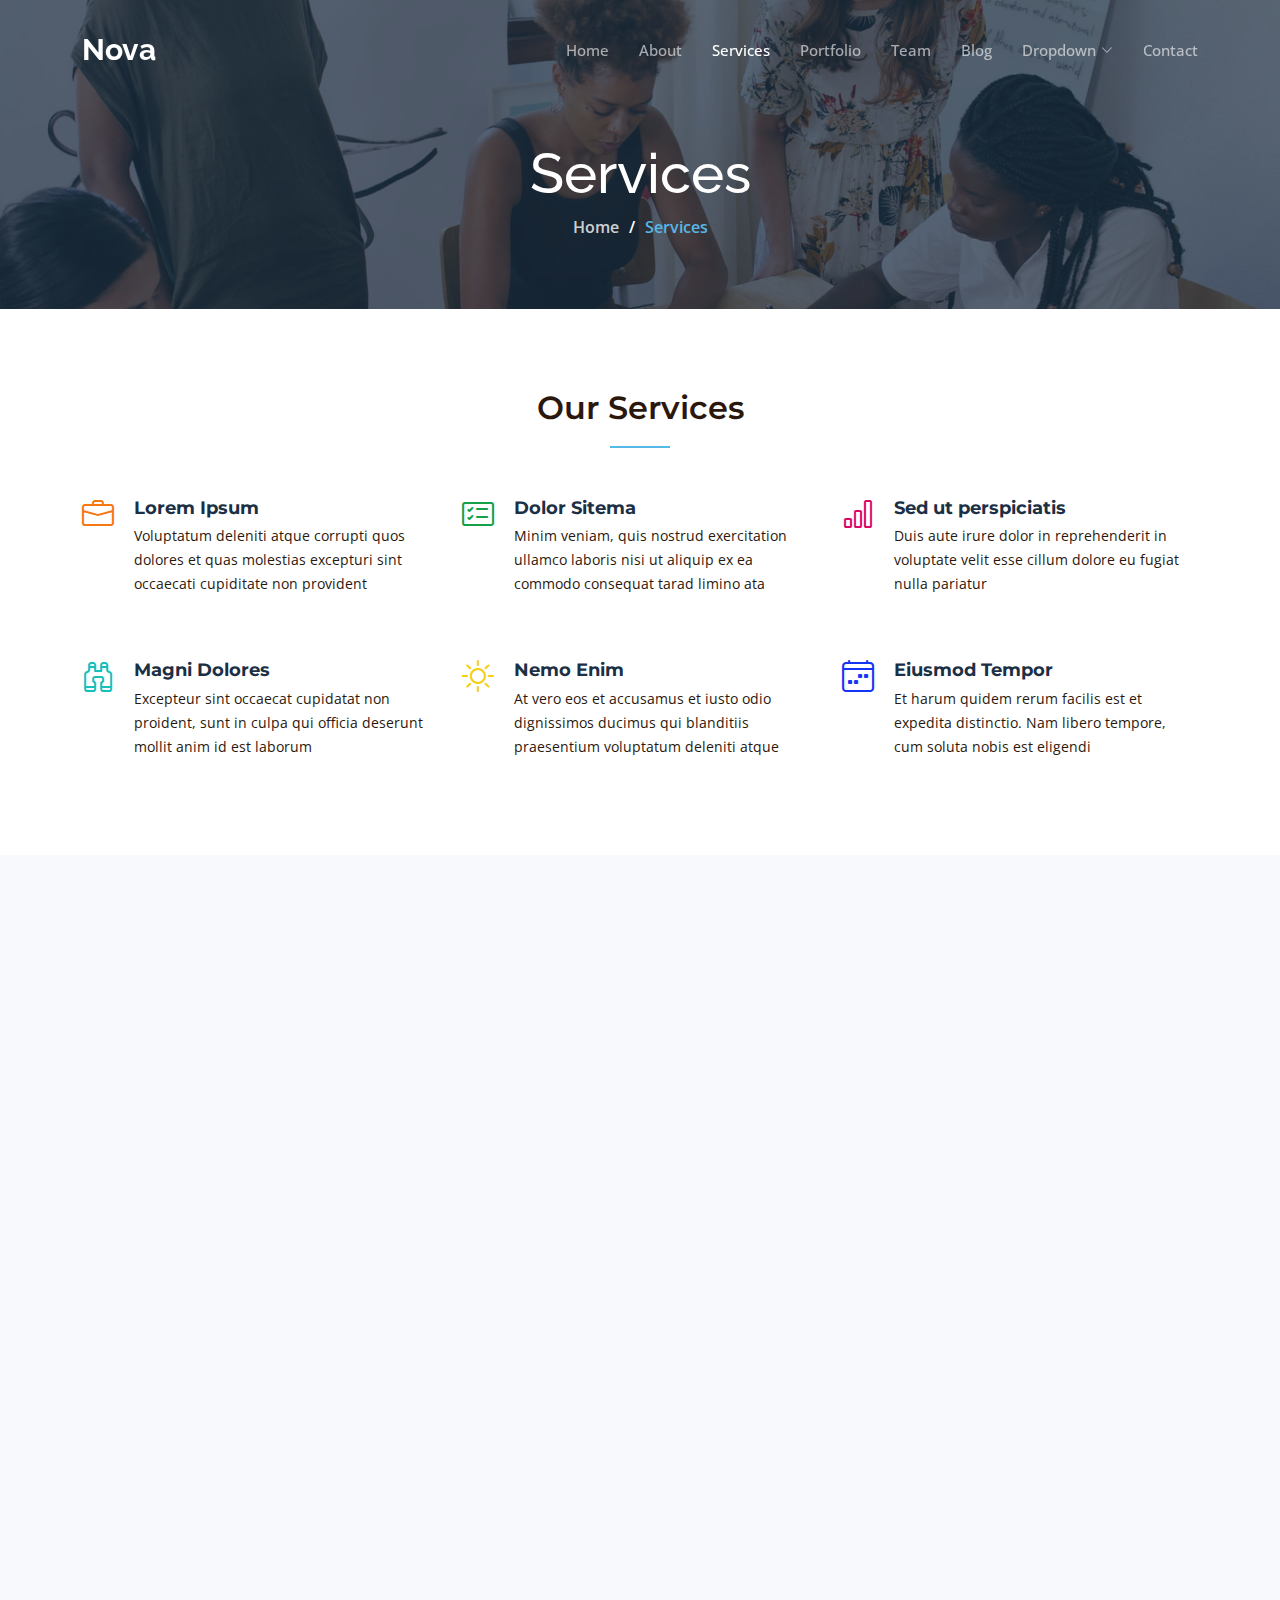
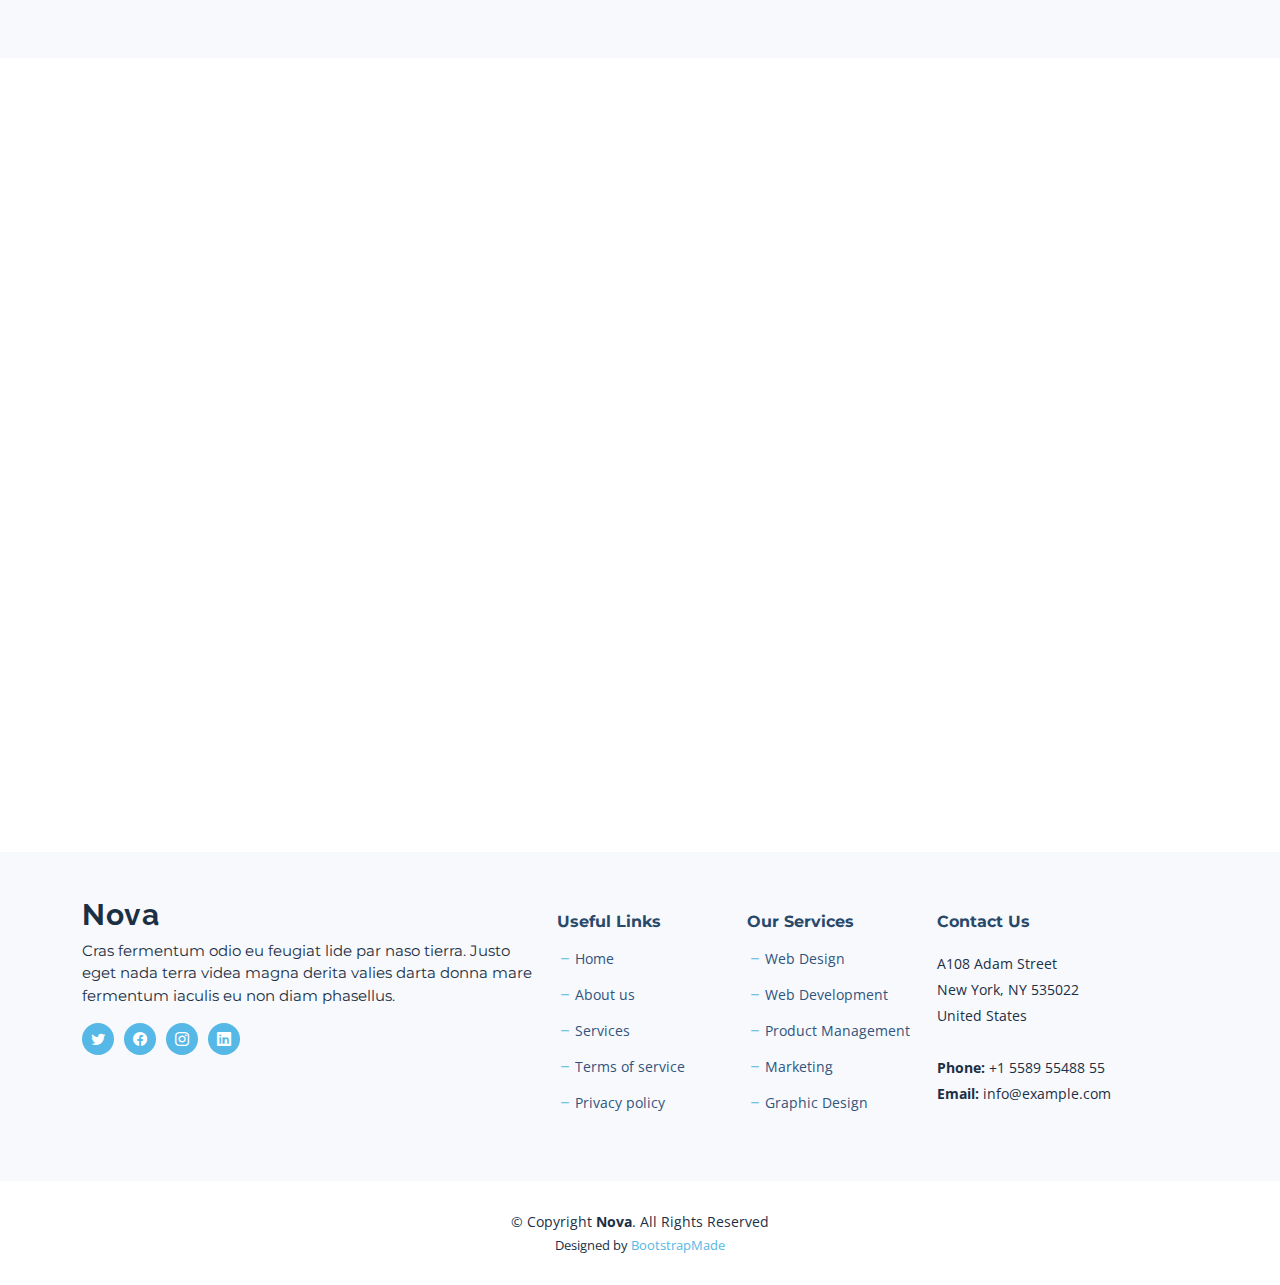
<file: frontend/services.html>
<!DOCTYPE html>
<html lang="en">

<head>
  <meta charset="utf-8">
  <meta content="width=device-width, initial-scale=1.0" name="viewport">

  <title>Nova Bootstrap Template - Services</title>
  <meta content="" name="description">
  <meta content="" name="keywords">

  <!-- Favicons -->
  <link href="assets/img/favicon.png" rel="icon">
  <link href="assets/img/apple-touch-icon.png" rel="apple-touch-icon">

  <!-- Google Fonts -->
  <link rel="preconnect" href="https://fonts.googleapis.com">
  <link rel="preconnect" href="https://fonts.gstatic.com" crossorigin>
  <link href="https://fonts.googleapis.com/css2?family=Open+Sans:ital,wght@0,300;0,400;0,500;0,600;0,700;1,300;1,400;1,600;1,700&family=Montserrat:ital,wght@0,300;0,400;0,500;0,600;0,700;1,300;1,400;1,500;1,600;1,700&family=Raleway:ital,wght@0,300;0,400;0,500;0,600;0,700;1,300;1,400;1,500;1,600;1,700&display=swap" rel="stylesheet">

  <!-- Vendor CSS Files -->
  <link href="assets/vendor/bootstrap/css/bootstrap.min.css" rel="stylesheet">
  <link href="assets/vendor/bootstrap-icons/bootstrap-icons.css" rel="stylesheet">
  <link href="assets/vendor/aos/aos.css" rel="stylesheet">
  <link href="assets/vendor/glightbox/css/glightbox.min.css" rel="stylesheet">
  <link href="assets/vendor/swiper/swiper-bundle.min.css" rel="stylesheet">
  <link href="assets/vendor/remixicon/remixicon.css" rel="stylesheet">

  <!-- Template Main CSS File -->
  <link href="assets/css/main.css" rel="stylesheet">

  <!-- =======================================================
  * Template Name: Nova
  * Updated: Aug 30 2023 with Bootstrap v5.3.1
  * Template URL: https://bootstrapmade.com/nova-bootstrap-business-template/
  * Author: BootstrapMade.com
  * License: https://bootstrapmade.com/license/
  ======================================================== -->
</head>

<body class="page-services">

  <!-- ======= Header ======= -->
  <header id="header" class="header d-flex align-items-center fixed-top">
    <div class="container-fluid container-xl d-flex align-items-center justify-content-between">

      <a href="index.html" class="logo d-flex align-items-center">
        <!-- Uncomment the line below if you also wish to use an image logo -->
        <!-- <img src="assets/img/logo.png" alt=""> -->
        <h1 class="d-flex align-items-center">Nova</h1>
      </a>

      <i class="mobile-nav-toggle mobile-nav-show bi bi-list"></i>
      <i class="mobile-nav-toggle mobile-nav-hide d-none bi bi-x"></i>

      <nav id="navbar" class="navbar">
        <ul>
          <li><a href="index.html">Home</a></li>
          <li><a href="about.html">About</a></li>
          <li><a href="services.html" class="active">Services</a></li>
          <li><a href="portfolio.html">Portfolio</a></li>
          <li><a href="team.html">Team</a></li>
          <li><a href="blog.html">Blog</a></li>
          <li class="dropdown"><a href="#"><span>Dropdown</span> <i class="bi bi-chevron-down dropdown-indicator"></i></a>
            <ul>
              <li><a href="#">Dropdown 1</a></li>
              <li class="dropdown"><a href="#"><span>Deep Dropdown</span> <i class="bi bi-chevron-down dropdown-indicator"></i></a>
                <ul>
                  <li><a href="#">Deep Dropdown 1</a></li>
                  <li><a href="#">Deep Dropdown 2</a></li>
                  <li><a href="#">Deep Dropdown 3</a></li>
                  <li><a href="#">Deep Dropdown 4</a></li>
                  <li><a href="#">Deep Dropdown 5</a></li>
                </ul>
              </li>
              <li><a href="#">Dropdown 2</a></li>
              <li><a href="#">Dropdown 3</a></li>
              <li><a href="#">Dropdown 4</a></li>
            </ul>
          </li>
          <li><a href="contact.html">Contact</a></li>
        </ul>
      </nav><!-- .navbar -->

    </div>
  </header><!-- End Header -->

  <main id="main">

    <!-- ======= Breadcrumbs ======= -->
    <div class="breadcrumbs d-flex align-items-center" style="background-image: url('assets/img/services-header.jpg');">
      <div class="container position-relative d-flex flex-column align-items-center">

        <h2>Services</h2>
        <ol>
          <li><a href="index.html">Home</a></li>
          <li>Services</li>
        </ol>

      </div>
    </div><!-- End Breadcrumbs -->

    <!-- ======= Our Services Section ======= -->
    <section id="services-list" class="services-list">
      <div class="container" data-aos="fade-up">

        <div class="section-header">
          <h2>Our Services</h2>

        </div>

        <div class="row gy-5">

          <div class="col-lg-4 col-md-6 service-item d-flex" data-aos="fade-up" data-aos-delay="100">
            <div class="icon flex-shrink-0"><i class="bi bi-briefcase" style="color: #f57813;"></i></div>
            <div>
              <h4 class="title"><a href="#" class="stretched-link">Lorem Ipsum</a></h4>
              <p class="description">Voluptatum deleniti atque corrupti quos dolores et quas molestias excepturi sint occaecati cupiditate non provident</p>
            </div>
          </div>
          <!-- End Service Item -->

          <div class="col-lg-4 col-md-6 service-item d-flex" data-aos="fade-up" data-aos-delay="200">
            <div class="icon flex-shrink-0"><i class="bi bi-card-checklist" style="color: #15a04a;"></i></div>
            <div>
              <h4 class="title"><a href="#" class="stretched-link">Dolor Sitema</a></h4>
              <p class="description">Minim veniam, quis nostrud exercitation ullamco laboris nisi ut aliquip ex ea commodo consequat tarad limino ata</p>
            </div>
          </div><!-- End Service Item -->

          <div class="col-lg-4 col-md-6 service-item d-flex" data-aos="fade-up" data-aos-delay="300">
            <div class="icon flex-shrink-0"><i class="bi bi-bar-chart" style="color: #d90769;"></i></div>
            <div>
              <h4 class="title"><a href="#" class="stretched-link">Sed ut perspiciatis</a></h4>
              <p class="description">Duis aute irure dolor in reprehenderit in voluptate velit esse cillum dolore eu fugiat nulla pariatur</p>
            </div>
          </div><!-- End Service Item -->

          <div class="col-lg-4 col-md-6 service-item d-flex" data-aos="fade-up" data-aos-delay="400">
            <div class="icon flex-shrink-0"><i class="bi bi-binoculars" style="color: #15bfbc;"></i></div>
            <div>
              <h4 class="title"><a href="#" class="stretched-link">Magni Dolores</a></h4>
              <p class="description">Excepteur sint occaecat cupidatat non proident, sunt in culpa qui officia deserunt mollit anim id est laborum</p>
            </div>
          </div><!-- End Service Item -->

          <div class="col-lg-4 col-md-6 service-item d-flex" data-aos="fade-up" data-aos-delay="500">
            <div class="icon flex-shrink-0"><i class="bi bi-brightness-high" style="color: #f5cf13;"></i></div>
            <div>
              <h4 class="title"><a href="#" class="stretched-link">Nemo Enim</a></h4>
              <p class="description">At vero eos et accusamus et iusto odio dignissimos ducimus qui blanditiis praesentium voluptatum deleniti atque</p>
            </div>
          </div><!-- End Service Item -->

          <div class="col-lg-4 col-md-6 service-item d-flex" data-aos="fade-up" data-aos-delay="600">
            <div class="icon flex-shrink-0"><i class="bi bi-calendar4-week" style="color: #1335f5;"></i></div>
            <div>
              <h4 class="title"><a href="#" class="stretched-link">Eiusmod Tempor</a></h4>
              <p class="description">Et harum quidem rerum facilis est et expedita distinctio. Nam libero tempore, cum soluta nobis est eligendi</p>
            </div>
          </div><!-- End Service Item -->

        </div>

      </div>
    </section><!-- End Our Services Section -->

    <!-- ======= Services Cards Section ======= -->
    <section id="services-cards" class="services-cards">
      <div class="container" data-aos="fade-up">

        <div class="row gy-4">

          <div class="col-lg-6" data-aos="fade-up" data-aos-delay="100">
            <div class="card-item">
              <div class="row">
                <div class="col-xl-5">
                  <div class="card-bg" style="background-image: url(assets/img/cards-1.jpg);"></div>
                </div>
                <div class="col-xl-7 d-flex align-items-center">
                  <div class="card-body">
                    <h4 class="card-title">Eligendi omnis sunt veritatis.</h4>
                    <p>Fuga in dolorum et iste et culpa. Commodi possimus nesciunt modi voluptatem placeat deleniti adipisci. Cum delectus doloribus non veritatis. Officia temporibus illo magnam. Dolor eos et.</p>
                  </div>
                </div>
              </div>
            </div>
          </div><!-- End Card Item -->

          <div class="col-lg-6" data-aos="fade-up" data-aos-delay="200">
            <div class="card-item">
              <div class="row">
                <div class="col-xl-5">
                  <div class="card-bg" style="background-image: url(assets/img/cards-2.jpg);"></div>
                </div>
                <div class="col-xl-7 d-flex align-items-center">
                  <div class="card-body">
                    <h4 class="card-title">Possimus ut sed velit assumenda</h4>
                    <p>Sunt deserunt maiores voluptatem autem est rerum perferendis rerum blanditiis. Est laboriosam qui iste numquam laboriosam voluptatem architecto. Est laudantium sunt at quas aut hic. Eum dignissimos.</p>
                  </div>
                </div>
              </div>
            </div>
          </div><!-- End Card Item -->

          <div class="col-lg-6" data-aos="fade-up" data-aos-delay="300">
            <div class="card-item">
              <div class="row">
                <div class="col-xl-5">
                  <div class="card-bg" style="background-image: url(assets/img/cards-3.jpg);"></div>
                </div>
                <div class="col-xl-7 d-flex align-items-center">
                  <div class="card-body">
                    <h4 class="card-title">Error beatae dolor inventore aut</h4>
                    <p>Dicta porro nobis. Velit cum in. Nesciunt dignissimos enim molestiae facilis numquam quae quaerat ipsam omnis. Neque debitis ipsum at architecto officia laboriosam odit. Ut sunt temporibus nulla culpa.</p>
                  </div>
                </div>
              </div>
            </div>
          </div><!-- End Card Item -->

          <div class="col-lg-6" data-aos="fade-up" data-aos-delay="400">
            <div class="card-item">
              <div class="row">
                <div class="col-xl-5">
                  <div class="card-bg" style="background-image: url(assets/img/cards-4.jpg);"></div>
                </div>
                <div class="col-xl-7 d-flex align-items-center">
                  <div class="card-body">
                    <h4 class="card-title">Expedita voluptas ut ut nesciunt</h4>
                    <p>Aut est quidem doloremque voluptatem magnam quis excepturi vero quia. Eum eos doloremque architecto illo at beatae dolore. Fugiat suscipit et sint ratione dolores. Aut aliquid ea dolores libero nobis.</p>
                  </div>
                </div>
              </div>
            </div>
          </div><!-- End Card Item -->

        </div>

      </div>
    </section><!-- End Services Cards Section -->

    <!-- ======= Testimonials Section ======= -->
    <section id="testimonials" class="testimonials">
      <div class="container" data-aos="fade-up">

        <div class="section-header">
          <h2>Testimonials</h2>

        </div>

        <div class="slides-3 swiper" data-aos="fade-up" data-aos-delay="100">
          <div class="swiper-wrapper">

            <div class="swiper-slide">
              <div class="testimonial-item">
                <div class="stars">
                  <i class="bi bi-star-fill"></i><i class="bi bi-star-fill"></i><i class="bi bi-star-fill"></i><i class="bi bi-star-fill"></i><i class="bi bi-star-fill"></i>
                </div>
                <p>
                  Proin iaculis purus consequat sem cure digni ssim donec porttitora entum suscipit rhoncus. Accusantium quam, ultricies eget id, aliquam eget nibh et. Maecen aliquam, risus at semper.
                </p>
                <div class="profile mt-auto">
                  <img src="assets/img/testimonials/testimonials-1.jpg" class="testimonial-img" alt="">
                  <h3>Saul Goodman</h3>
                  <h4>Ceo &amp; Founder</h4>
                </div>
              </div>
            </div><!-- End testimonial item -->

            <div class="swiper-slide">
              <div class="testimonial-item">
                <div class="stars">
                  <i class="bi bi-star-fill"></i><i class="bi bi-star-fill"></i><i class="bi bi-star-fill"></i><i class="bi bi-star-fill"></i><i class="bi bi-star-fill"></i>
                </div>
                <p>
                  Export tempor illum tamen malis malis eram quae irure esse labore quem cillum quid cillum eram malis quorum velit fore eram velit sunt aliqua noster fugiat irure amet legam anim culpa.
                </p>
                <div class="profile mt-auto">
                  <img src="assets/img/testimonials/testimonials-2.jpg" class="testimonial-img" alt="">
                  <h3>Sara Wilsson</h3>
                  <h4>Designer</h4>
                </div>
              </div>
            </div><!-- End testimonial item -->

            <div class="swiper-slide">
              <div class="testimonial-item">
                <div class="stars">
                  <i class="bi bi-star-fill"></i><i class="bi bi-star-fill"></i><i class="bi bi-star-fill"></i><i class="bi bi-star-fill"></i><i class="bi bi-star-fill"></i>
                </div>
                <p>
                  Enim nisi quem export duis labore cillum quae magna enim sint quorum nulla quem veniam duis minim tempor labore quem eram duis noster aute amet eram fore quis sint minim.
                </p>
                <div class="profile mt-auto">
                  <img src="assets/img/testimonials/testimonials-3.jpg" class="testimonial-img" alt="">
                  <h3>Jena Karlis</h3>
                  <h4>Store Owner</h4>
                </div>
              </div>
            </div><!-- End testimonial item -->

            <div class="swiper-slide">
              <div class="testimonial-item">
                <div class="stars">
                  <i class="bi bi-star-fill"></i><i class="bi bi-star-fill"></i><i class="bi bi-star-fill"></i><i class="bi bi-star-fill"></i><i class="bi bi-star-fill"></i>
                </div>
                <p>
                  Fugiat enim eram quae cillum dolore dolor amet nulla culpa multos export minim fugiat minim velit minim dolor enim duis veniam ipsum anim magna sunt elit fore quem dolore labore illum veniam.
                </p>
                <div class="profile mt-auto">
                  <img src="assets/img/testimonials/testimonials-4.jpg" class="testimonial-img" alt="">
                  <h3>Matt Brandon</h3>
                  <h4>Freelancer</h4>
                </div>
              </div>
            </div><!-- End testimonial item -->

            <div class="swiper-slide">
              <div class="testimonial-item">
                <div class="stars">
                  <i class="bi bi-star-fill"></i><i class="bi bi-star-fill"></i><i class="bi bi-star-fill"></i><i class="bi bi-star-fill"></i><i class="bi bi-star-fill"></i>
                </div>
                <p>
                  Quis quorum aliqua sint quem legam fore sunt eram irure aliqua veniam tempor noster veniam enim culpa labore duis sunt culpa nulla illum cillum fugiat legam esse veniam culpa fore nisi cillum quid.
                </p>
                <div class="profile mt-auto">
                  <img src="assets/img/testimonials/testimonials-5.jpg" class="testimonial-img" alt="">
                  <h3>John Larson</h3>
                  <h4>Entrepreneur</h4>
                </div>
              </div>
            </div><!-- End testimonial item -->

          </div>
          <div class="swiper-pagination"></div>
        </div>

      </div>
    </section><!-- End Testimonials Section -->

  </main><!-- End #main -->

  <!-- ======= Footer ======= -->
  <footer id="footer" class="footer">

    <div class="footer-content">
      <div class="container">
        <div class="row gy-4">
          <div class="col-lg-5 col-md-12 footer-info">
            <a href="index.html" class="logo d-flex align-items-center">
              <span>Nova</span>
            </a>
            <p>Cras fermentum odio eu feugiat lide par naso tierra. Justo eget nada terra videa magna derita valies darta donna mare fermentum iaculis eu non diam phasellus.</p>
            <div class="social-links d-flex  mt-3">
              <a href="#" class="twitter"><i class="bi bi-twitter"></i></a>
              <a href="#" class="facebook"><i class="bi bi-facebook"></i></a>
              <a href="#" class="instagram"><i class="bi bi-instagram"></i></a>
              <a href="#" class="linkedin"><i class="bi bi-linkedin"></i></a>
            </div>
          </div>

          <div class="col-lg-2 col-6 footer-links">
            <h4>Useful Links</h4>
            <ul>
              <li><i class="bi bi-dash"></i> <a href="#">Home</a></li>
              <li><i class="bi bi-dash"></i> <a href="#">About us</a></li>
              <li><i class="bi bi-dash"></i> <a href="#">Services</a></li>
              <li><i class="bi bi-dash"></i> <a href="#">Terms of service</a></li>
              <li><i class="bi bi-dash"></i> <a href="#">Privacy policy</a></li>
            </ul>
          </div>

          <div class="col-lg-2 col-6 footer-links">
            <h4>Our Services</h4>
            <ul>
              <li><i class="bi bi-dash"></i> <a href="#">Web Design</a></li>
              <li><i class="bi bi-dash"></i> <a href="#">Web Development</a></li>
              <li><i class="bi bi-dash"></i> <a href="#">Product Management</a></li>
              <li><i class="bi bi-dash"></i> <a href="#">Marketing</a></li>
              <li><i class="bi bi-dash"></i> <a href="#">Graphic Design</a></li>
            </ul>
          </div>

          <div class="col-lg-3 col-md-12 footer-contact text-center text-md-start">
            <h4>Contact Us</h4>
            <p>
              A108 Adam Street <br>
              New York, NY 535022<br>
              United States <br><br>
              <strong>Phone:</strong> +1 5589 55488 55<br>
              <strong>Email:</strong> info@example.com<br>
            </p>

          </div>

        </div>
      </div>
    </div>

    <div class="footer-legal">
      <div class="container">
        <div class="copyright">
          &copy; Copyright <strong><span>Nova</span></strong>. All Rights Reserved
        </div>
        <div class="credits">
          <!-- All the links in the footer should remain intact. -->
          <!-- You can delete the links only if you purchased the pro version. -->
          <!-- Licensing information: https://bootstrapmade.com/license/ -->
          <!-- Purchase the pro version with working PHP/AJAX contact form: https://bootstrapmade.com/nova-bootstrap-business-template/ -->
          Designed by <a href="https://bootstrapmade.com/">BootstrapMade</a>
        </div>
      </div>
    </div>
  </footer><!-- End Footer --><!-- End Footer -->

  <a href="#" class="scroll-top d-flex align-items-center justify-content-center"><i class="bi bi-arrow-up-short"></i></a>

  <div id="preloader"></div>

  <!-- Vendor JS Files -->
  <script src="assets/vendor/bootstrap/js/bootstrap.bundle.min.js"></script>
  <script src="assets/vendor/aos/aos.js"></script>
  <script src="assets/vendor/glightbox/js/glightbox.min.js"></script>
  <script src="assets/vendor/swiper/swiper-bundle.min.js"></script>
  <script src="assets/vendor/isotope-layout/isotope.pkgd.min.js"></script>
  <script src="assets/vendor/php-email-form/validate.js"></script>

  <!-- Template Main JS File -->
  <script src="assets/js/main.js"></script>

</body>

</html>
</file>
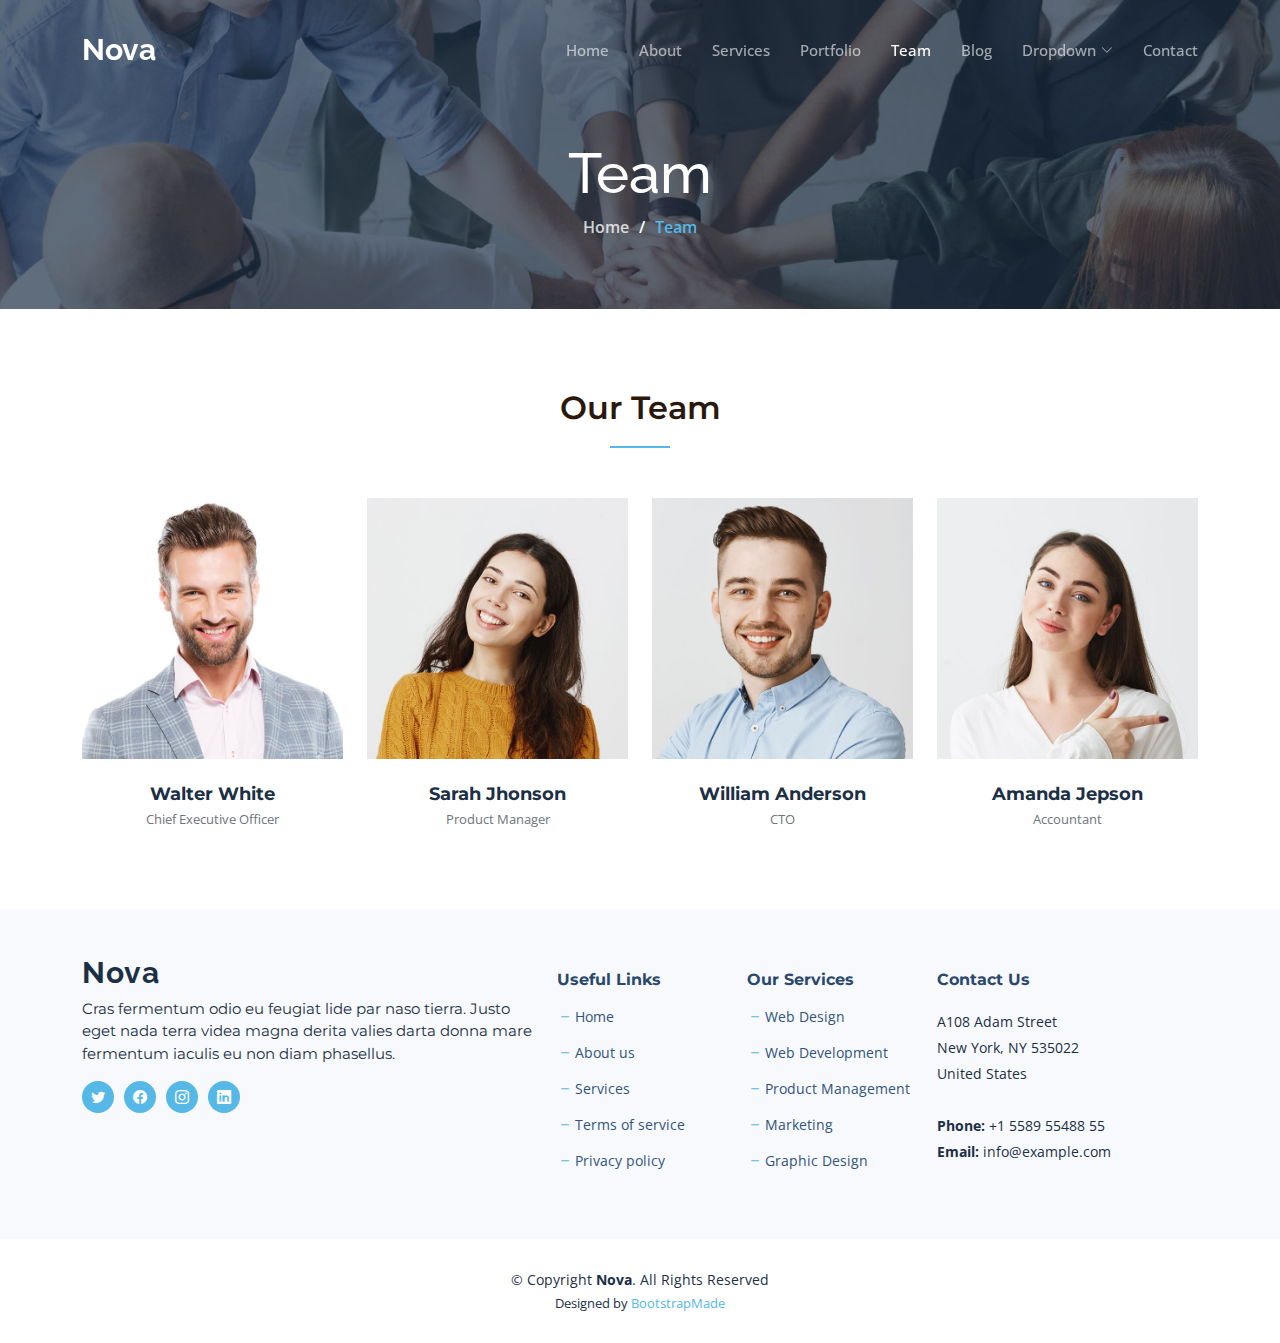
<file: frontend/team.html>
<!DOCTYPE html>
<html lang="en">

<head>
  <meta charset="utf-8">
  <meta content="width=device-width, initial-scale=1.0" name="viewport">

  <title>Nova Bootstrap Template - Team</title>
  <meta content="" name="description">
  <meta content="" name="keywords">

  <!-- Favicons -->
  <link href="assets/img/favicon.png" rel="icon">
  <link href="assets/img/apple-touch-icon.png" rel="apple-touch-icon">

  <!-- Google Fonts -->
  <link rel="preconnect" href="https://fonts.googleapis.com">
  <link rel="preconnect" href="https://fonts.gstatic.com" crossorigin>
  <link href="https://fonts.googleapis.com/css2?family=Open+Sans:ital,wght@0,300;0,400;0,500;0,600;0,700;1,300;1,400;1,600;1,700&family=Montserrat:ital,wght@0,300;0,400;0,500;0,600;0,700;1,300;1,400;1,500;1,600;1,700&family=Raleway:ital,wght@0,300;0,400;0,500;0,600;0,700;1,300;1,400;1,500;1,600;1,700&display=swap" rel="stylesheet">

  <!-- Vendor CSS Files -->
  <link href="assets/vendor/bootstrap/css/bootstrap.min.css" rel="stylesheet">
  <link href="assets/vendor/bootstrap-icons/bootstrap-icons.css" rel="stylesheet">
  <link href="assets/vendor/aos/aos.css" rel="stylesheet">
  <link href="assets/vendor/glightbox/css/glightbox.min.css" rel="stylesheet">
  <link href="assets/vendor/swiper/swiper-bundle.min.css" rel="stylesheet">
  <link href="assets/vendor/remixicon/remixicon.css" rel="stylesheet">

  <!-- Template Main CSS File -->
  <link href="assets/css/main.css" rel="stylesheet">

  <!-- =======================================================
  * Template Name: Nova
  * Updated: Aug 30 2023 with Bootstrap v5.3.1
  * Template URL: https://bootstrapmade.com/nova-bootstrap-business-template/
  * Author: BootstrapMade.com
  * License: https://bootstrapmade.com/license/
  ======================================================== -->
</head>

<body class="page-team">

  <!-- ======= Header ======= -->
  <header id="header" class="header d-flex align-items-center fixed-top">
    <div class="container-fluid container-xl d-flex align-items-center justify-content-between">

      <a href="index.html" class="logo d-flex align-items-center">
        <!-- Uncomment the line below if you also wish to use an image logo -->
        <!-- <img src="assets/img/logo.png" alt=""> -->
        <h1 class="d-flex align-items-center">Nova</h1>
      </a>

      <i class="mobile-nav-toggle mobile-nav-show bi bi-list"></i>
      <i class="mobile-nav-toggle mobile-nav-hide d-none bi bi-x"></i>

      <nav id="navbar" class="navbar">
        <ul>
          <li><a href="index.html">Home</a></li>
          <li><a href="about.html">About</a></li>
          <li><a href="services.html">Services</a></li>
          <li><a href="portfolio.html">Portfolio</a></li>
          <li><a href="team.html" class="active">Team</a></li>
          <li><a href="blog.html">Blog</a></li>
          <li class="dropdown"><a href="#"><span>Dropdown</span> <i class="bi bi-chevron-down dropdown-indicator"></i></a>
            <ul>
              <li><a href="#">Dropdown 1</a></li>
              <li class="dropdown"><a href="#"><span>Deep Dropdown</span> <i class="bi bi-chevron-down dropdown-indicator"></i></a>
                <ul>
                  <li><a href="#">Deep Dropdown 1</a></li>
                  <li><a href="#">Deep Dropdown 2</a></li>
                  <li><a href="#">Deep Dropdown 3</a></li>
                  <li><a href="#">Deep Dropdown 4</a></li>
                  <li><a href="#">Deep Dropdown 5</a></li>
                </ul>
              </li>
              <li><a href="#">Dropdown 2</a></li>
              <li><a href="#">Dropdown 3</a></li>
              <li><a href="#">Dropdown 4</a></li>
            </ul>
          </li>
          <li><a href="contact.html">Contact</a></li>
        </ul>
      </nav><!-- .navbar -->

    </div>
  </header><!-- End Header -->

  <main id="main">

    <!-- ======= Breadcrumbs ======= -->
    <div class="breadcrumbs d-flex align-items-center" style="background-image: url('assets/img/team-header.jpg');">
      <div class="container position-relative d-flex flex-column align-items-center">

        <h2>Team</h2>
        <ol>
          <li><a href="index.html">Home</a></li>
          <li>Team</li>
        </ol>

      </div>
    </div><!-- End Breadcrumbs -->

    <!-- ======= Team Section ======= -->
    <section id="team" class="team">
      <div class="container" data-aos="fade-up">

        <div class="section-header">
          <h2>Our Team</h2>

        </div>

        <div class="row gy-4">

          <div class="col-lg-3 col-md-6" data-aos="fade-up" data-aos-delay="100">
            <div class="team-member">
              <div class="member-img">
                <img src="assets/img/team/team-1.jpg" class="img-fluid" alt="">
                <div class="social">
                  <a href=""><i class="bi bi-twitter"></i></a>
                  <a href=""><i class="bi bi-facebook"></i></a>
                  <a href=""><i class="bi bi-instagram"></i></a>
                  <a href=""><i class="bi bi-linkedin"></i></a>
                </div>
              </div>
              <div class="member-info">
                <h4>Walter White</h4>
                <span>Chief Executive Officer</span>
              </div>
            </div>
          </div><!-- End Team Member -->

          <div class="col-lg-3 col-md-6" data-aos="fade-up" data-aos-delay="200">
            <div class="team-member">
              <div class="member-img">
                <img src="assets/img/team/team-2.jpg" class="img-fluid" alt="">
                <div class="social">
                  <a href=""><i class="bi bi-twitter"></i></a>
                  <a href=""><i class="bi bi-facebook"></i></a>
                  <a href=""><i class="bi bi-instagram"></i></a>
                  <a href=""><i class="bi bi-linkedin"></i></a>
                </div>
              </div>
              <div class="member-info">
                <h4>Sarah Jhonson</h4>
                <span>Product Manager</span>
              </div>
            </div>
          </div><!-- End Team Member -->

          <div class="col-lg-3 col-md-6" data-aos="fade-up" data-aos-delay="300">
            <div class="team-member">
              <div class="member-img">
                <img src="assets/img/team/team-3.jpg" class="img-fluid" alt="">
                <div class="social">
                  <a href=""><i class="bi bi-twitter"></i></a>
                  <a href=""><i class="bi bi-facebook"></i></a>
                  <a href=""><i class="bi bi-instagram"></i></a>
                  <a href=""><i class="bi bi-linkedin"></i></a>
                </div>
              </div>
              <div class="member-info">
                <h4>William Anderson</h4>
                <span>CTO</span>
              </div>
            </div>
          </div><!-- End Team Member -->

          <div class="col-lg-3 col-md-6" data-aos="fade-up" data-aos-delay="400">
            <div class="team-member">
              <div class="member-img">
                <img src="assets/img/team/team-4.jpg" class="img-fluid" alt="">
                <div class="social">
                  <a href=""><i class="bi bi-twitter"></i></a>
                  <a href=""><i class="bi bi-facebook"></i></a>
                  <a href=""><i class="bi bi-instagram"></i></a>
                  <a href=""><i class="bi bi-linkedin"></i></a>
                </div>
              </div>
              <div class="member-info">
                <h4>Amanda Jepson</h4>
                <span>Accountant</span>
              </div>
            </div>
          </div><!-- End Team Member -->

        </div>

      </div>
    </section><!-- End Team Section -->

  </main><!-- End #main -->

  <!-- ======= Footer ======= -->
  <footer id="footer" class="footer">

    <div class="footer-content">
      <div class="container">
        <div class="row gy-4">
          <div class="col-lg-5 col-md-12 footer-info">
            <a href="index.html" class="logo d-flex align-items-center">
              <span>Nova</span>
            </a>
            <p>Cras fermentum odio eu feugiat lide par naso tierra. Justo eget nada terra videa magna derita valies darta donna mare fermentum iaculis eu non diam phasellus.</p>
            <div class="social-links d-flex  mt-3">
              <a href="#" class="twitter"><i class="bi bi-twitter"></i></a>
              <a href="#" class="facebook"><i class="bi bi-facebook"></i></a>
              <a href="#" class="instagram"><i class="bi bi-instagram"></i></a>
              <a href="#" class="linkedin"><i class="bi bi-linkedin"></i></a>
            </div>
          </div>

          <div class="col-lg-2 col-6 footer-links">
            <h4>Useful Links</h4>
            <ul>
              <li><i class="bi bi-dash"></i> <a href="#">Home</a></li>
              <li><i class="bi bi-dash"></i> <a href="#">About us</a></li>
              <li><i class="bi bi-dash"></i> <a href="#">Services</a></li>
              <li><i class="bi bi-dash"></i> <a href="#">Terms of service</a></li>
              <li><i class="bi bi-dash"></i> <a href="#">Privacy policy</a></li>
            </ul>
          </div>

          <div class="col-lg-2 col-6 footer-links">
            <h4>Our Services</h4>
            <ul>
              <li><i class="bi bi-dash"></i> <a href="#">Web Design</a></li>
              <li><i class="bi bi-dash"></i> <a href="#">Web Development</a></li>
              <li><i class="bi bi-dash"></i> <a href="#">Product Management</a></li>
              <li><i class="bi bi-dash"></i> <a href="#">Marketing</a></li>
              <li><i class="bi bi-dash"></i> <a href="#">Graphic Design</a></li>
            </ul>
          </div>

          <div class="col-lg-3 col-md-12 footer-contact text-center text-md-start">
            <h4>Contact Us</h4>
            <p>
              A108 Adam Street <br>
              New York, NY 535022<br>
              United States <br><br>
              <strong>Phone:</strong> +1 5589 55488 55<br>
              <strong>Email:</strong> info@example.com<br>
            </p>

          </div>

        </div>
      </div>
    </div>

    <div class="footer-legal">
      <div class="container">
        <div class="copyright">
          &copy; Copyright <strong><span>Nova</span></strong>. All Rights Reserved
        </div>
        <div class="credits">
          <!-- All the links in the footer should remain intact. -->
          <!-- You can delete the links only if you purchased the pro version. -->
          <!-- Licensing information: https://bootstrapmade.com/license/ -->
          <!-- Purchase the pro version with working PHP/AJAX contact form: https://bootstrapmade.com/nova-bootstrap-business-template/ -->
          Designed by <a href="https://bootstrapmade.com/">BootstrapMade</a>
        </div>
      </div>
    </div>
  </footer><!-- End Footer --><!-- End Footer -->

  <a href="#" class="scroll-top d-flex align-items-center justify-content-center"><i class="bi bi-arrow-up-short"></i></a>

  <div id="preloader"></div>

  <!-- Vendor JS Files -->
  <script src="assets/vendor/bootstrap/js/bootstrap.bundle.min.js"></script>
  <script src="assets/vendor/aos/aos.js"></script>
  <script src="assets/vendor/glightbox/js/glightbox.min.js"></script>
  <script src="assets/vendor/swiper/swiper-bundle.min.js"></script>
  <script src="assets/vendor/isotope-layout/isotope.pkgd.min.js"></script>
  <script src="assets/vendor/php-email-form/validate.js"></script>

  <!-- Template Main JS File -->
  <script src="assets/js/main.js"></script>

</body>

</html>
</file>
<file: frontend/assets/css/main.css>
/**
* Template Name: Nova
* Updated: Aug 30 2023 with Bootstrap v5.3.1
* Template URL: https://bootstrapmade.com/nova-bootstrap-business-template/
* Author: BootstrapMade.com
* License: https://bootstrapmade.com/license/
*/

/*--------------------------------------------------------------
# Set main reusable colors and fonts using CSS variables
# Learn more about CSS variables at https://developer.mozilla.org/en-US/docs/Web/CSS/Using_CSS_custom_properties
--------------------------------------------------------------*/
/* Fonts */
:root {
  --font-default: "Open Sans", system-ui, -apple-system, "Segoe UI", Roboto,
    "Helvetica Neue", Arial, "Noto Sans", "Liberation Sans", sans-serif,
    "Apple Color Emoji", "Segoe UI Emoji", "Segoe UI Symbol", "Noto Color Emoji";
  --font-primary: "Montserrat", sans-serif;
  --font-secondary: "Raleway", sans-serif;
}

/* Colors */
:root {
  --color-default: #2b180d;
  --color-primary: #56b8e6;
  --color-secondary: #1b2f45;
}

/* Smooth scroll behavior */
:root {
  scroll-behavior: smooth;
}

/*--------------------------------------------------------------
# General
--------------------------------------------------------------*/
body {
  font-family: var(--font-default);
  color: var(--color-default);
}

a {
  color: var(--color-primary);
  text-decoration: none;
  transition: 0.3s;
}

a:hover {
  color: #82cbed;
  text-decoration: none;
}

h1,
h2,
h3,
h4,
h5,
h6 {
  font-family: var(--font-primary);
}

/*--------------------------------------------------------------
# Sections & Section Header
--------------------------------------------------------------*/
section {
  overflow: hidden;
  padding: 80px 0;
}

.section-header {
  text-align: center;
  padding-bottom: 30px;
}

.section-header h2 {
  font-size: 32px;
  font-weight: 600;
  margin-bottom: 20px;
  padding-bottom: 20px;
  position: relative;
}

.section-header h2:after {
  content: "";
  position: absolute;
  display: block;
  width: 60px;
  height: 2px;
  background: var(--color-primary);
  left: 0;
  right: 0;
  bottom: 0;
  margin: auto;
}

.section-header p {
  margin-bottom: 0;
}

/*--------------------------------------------------------------
# Breadcrumbs
--------------------------------------------------------------*/
.breadcrumbs {
  padding: 140px 0 60px 0;
  min-height: 30vh;
  position: relative;
  background-size: cover;
  background-position: center;
  background-repeat: no-repeat;
}

.breadcrumbs:before {
  content: "";
  background-color: rgba(27, 47, 69, 0.7);
  position: absolute;
  inset: 0;
}

.breadcrumbs h2 {
  font-size: 56px;
  font-weight: 500;
  color: #fff;
  font-family: var(--font-secondary);
}

.breadcrumbs ol {
  display: flex;
  flex-wrap: wrap;
  list-style: none;
  padding: 0 0 10px 0;
  margin: 0;
  font-size: 16px;
  font-weight: 600;
  color: var(--color-primary);
}

.breadcrumbs ol a {
  color: rgba(255, 255, 255, 0.8);
  transition: 0.3s;
}

.breadcrumbs ol a:hover {
  text-decoration: underline;
}

.breadcrumbs ol li + li {
  padding-left: 10px;
}

.breadcrumbs ol li + li::before {
  display: inline-block;
  padding-right: 10px;
  color: #fff;
  content: "/";
}

/*--------------------------------------------------------------
# Scroll top button
--------------------------------------------------------------*/
.scroll-top {
  position: fixed;
  visibility: hidden;
  opacity: 0;
  right: 15px;
  bottom: 15px;
  z-index: 99999;
  background: var(--color-primary);
  width: 40px;
  height: 40px;
  border-radius: 4px;
  transition: all 0.4s;
}

.scroll-top i {
  font-size: 24px;
  color: #fff;
  line-height: 0;
}

.scroll-top:hover {
  background: rgba(86, 184, 230, 0.8);
  color: #fff;
}

.scroll-top.active {
  visibility: visible;
  opacity: 1;
}

/*--------------------------------------------------------------
# Preloader
--------------------------------------------------------------*/
#preloader {
  position: fixed;
  inset: 0;
  z-index: 9999;
  overflow: hidden;
  background: #fff;
  transition: all 0.6s ease-out;
}

#preloader:before {
  content: "";
  position: fixed;
  top: calc(50% - 30px);
  left: calc(50% - 30px);
  border: 6px solid var(--color-primary);
  border-top-color: #fff;
  border-radius: 50%;
  width: 60px;
  height: 60px;
  animation: animate-preloader 1s linear infinite;
}

@keyframes animate-preloader {
  0% {
    transform: rotate(0deg);
  }

  100% {
    transform: rotate(360deg);
  }
}

/*--------------------------------------------------------------
# Disable aos animation delay on mobile devices
--------------------------------------------------------------*/
@media screen and (max-width: 768px) {
  [data-aos-delay] {
    transition-delay: 0 !important;
  }
}

/*--------------------------------------------------------------
# Header
--------------------------------------------------------------*/
.header {
  transition: all 0.5s;
  z-index: 997;
  padding: 24px 0;
}

@media (max-width: 1200px) {
  .header {
    padding: 12px 0;
  }
}

.header.sticked {
  background: rgba(27, 47, 69, 0.9);
  padding: 12px 0;
}

.header .logo img {
  max-height: 40px;
  margin-right: 6px;
}

.header .logo h1 {
  font-size: 30px;
  font-weight: 700;
  color: #fff;
  font-family: var(--font-secondary);
  margin: 0;
}

/*--------------------------------------------------------------
# Desktop Navigation
--------------------------------------------------------------*/
@media (min-width: 1280px) {
  .navbar {
    padding: 0;
  }

  .navbar ul {
    margin: 0;
    padding: 0;
    display: flex;
    list-style: none;
    align-items: center;
  }

  .navbar li {
    position: relative;
  }

  .navbar a,
  .navbar a:focus {
    display: flex;
    align-items: center;
    justify-content: space-between;
    padding: 15px 0 15px 30px;
    font-family: var(--font-default);
    font-size: 15px;
    font-weight: 500;
    color: rgba(255, 255, 255, 0.6);
    white-space: nowrap;
    transition: 0.3s;
  }

  .navbar a i,
  .navbar a:focus i {
    font-size: 12px;
    line-height: 0;
    margin-left: 5px;
  }

  .navbar a:hover,
  .navbar .active,
  .navbar .active:focus,
  .navbar li:hover > a {
    color: #fff;
  }

  .navbar .dropdown ul {
    display: block;
    position: absolute;
    left: 14px;
    top: calc(100% + 30px);
    margin: 0;
    padding: 10px 0;
    z-index: 99;
    opacity: 0;
    visibility: hidden;
    background: #fff;
    box-shadow: 0px 0px 30px rgba(127, 137, 161, 0.25);
    transition: 0.2s;
  }

  .navbar .dropdown ul li {
    min-width: 200px;
  }

  .navbar .dropdown ul a {
    padding: 10px 20px;
    font-size: 15px;
    text-transform: none;
    color: var(--color-secondary);
  }

  .navbar .dropdown ul a i {
    font-size: 12px;
  }

  .navbar .dropdown ul a:hover,
  .navbar .dropdown ul .active:hover,
  .navbar .dropdown ul li:hover > a {
    color: var(--color-primary);
  }

  .navbar .dropdown:hover > ul {
    opacity: 1;
    top: 100%;
    visibility: visible;
  }

  .navbar .dropdown .dropdown ul {
    top: 0;
    left: calc(100% - 30px);
    visibility: hidden;
  }

  .navbar .dropdown .dropdown:hover > ul {
    opacity: 1;
    top: 0;
    left: 100%;
    visibility: visible;
  }
}

@media (min-width: 1280px) and (max-width: 1366px) {
  .navbar .dropdown .dropdown ul {
    left: -90%;
  }

  .navbar .dropdown .dropdown:hover > ul {
    left: -100%;
  }
}

@media (min-width: 1280px) {
  .mobile-nav-show,
  .mobile-nav-hide {
    display: none;
  }
}

/*--------------------------------------------------------------
# Mobile Navigation
--------------------------------------------------------------*/
@media (max-width: 1279px) {
  .navbar {
    position: fixed;
    top: 0;
    right: -100%;
    width: 100%;
    max-width: 400px;
    bottom: 0;
    transition: 0.3s;
    z-index: 9997;
  }

  .navbar ul {
    position: absolute;
    inset: 0;
    padding: 50px 0 10px 0;
    margin: 0;
    background: rgba(27, 47, 69, 0.9);
    overflow-y: auto;
    transition: 0.3s;
    z-index: 9998;
  }

  .navbar a,
  .navbar a:focus {
    display: flex;
    align-items: center;
    justify-content: space-between;
    padding: 10px 20px;
    font-family: var(--font-default);
    font-size: 15px;
    font-weight: 600;
    color: rgba(255, 255, 255, 0.7);
    white-space: nowrap;
    transition: 0.3s;
  }

  .navbar a i,
  .navbar a:focus i {
    font-size: 12px;
    line-height: 0;
    margin-left: 5px;
  }

  .navbar a:hover,
  .navbar .active,
  .navbar .active:focus,
  .navbar li:hover > a {
    color: #fff;
  }

  .navbar .dropdown ul,
  .navbar .dropdown .dropdown ul {
    position: static;
    display: none;
    padding: 10px 0;
    margin: 10px 20px;
    background-color: rgba(20, 35, 51, 0.6);
  }

  .navbar .dropdown > .dropdown-active,
  .navbar .dropdown .dropdown > .dropdown-active {
    display: block;
  }

  .mobile-nav-show {
    color: rgba(255, 255, 255, 0.9);
    font-size: 28px;
    cursor: pointer;
    line-height: 0;
    transition: 0.5s;
  }

  .mobile-nav-hide {
    color: rgba(255, 255, 255, 0.9);
    font-size: 32px;
    cursor: pointer;
    line-height: 0;
    transition: 0.5s;
    position: fixed;
    right: 15px;
    top: 15px;
    z-index: 9999;
  }

  .mobile-nav-active {
    overflow: hidden;
  }

  .mobile-nav-active .navbar {
    right: 0;
  }

  .mobile-nav-active .navbar:before {
    content: "";
    position: fixed;
    inset: 0;
    background: rgba(27, 47, 69, 0.7);
    z-index: 9996;
  }
}

/*--------------------------------------------------------------
# Hero Section
--------------------------------------------------------------*/
.hero {
  width: 100%;
  min-height: 100vh;
  background: url("../img/hero-bg.jpg") top center;
  background-size: cover;
  position: relative;
  padding: 120px 0;
  z-index: 3;
}

@media (min-width: 1034px) {
  .hero:after {
    position: absolute;
    content: "";
    width: 40%;
    background: var(--color-secondary);
    top: 0;
    bottom: 0;
  }
}

.hero:before {
  position: absolute;
  content: "";
  background: rgba(27, 47, 69, 0.6);
  inset: 0;
}

@media (max-width: 1034px) {
  .hero:before {
    background: rgba(27, 47, 69, 0.7);
  }
}

.hero .container {
  z-index: 1;
}

@media (min-width: 1365px) {
  .hero {
    background-attachment: fixed;
  }
}

.hero h2 {
  margin: 0;
  font-size: 48px;
  font-weight: 700;
  line-height: 1.2;
  color: #fff;
  font-family: var(--font-secondary);
}

.hero blockquote {
  color: #fff;
  padding-left: 20px;
  font-size: 15px;
  font-family: var(--font-default);
  border-left: 2px solid var(--color-primary);
  margin: 40px 0;
}

.hero .btn-get-started {
  font-family: var(--font-secondary);
  font-weight: 500;
  font-size: 15px;
  letter-spacing: 1px;
  display: inline-block;
  padding: 12px 30px;
  border-radius: 50px;
  transition: 0.5s;
  color: #fff;
  background: var(--color-primary);
}

.hero .btn-get-started:hover {
  background: rgba(86, 184, 230, 0.8);
}

.hero .btn-watch-video {
  font-size: 16px;
  transition: 0.5s;
  margin-left: 25px;
  color: rgba(255, 255, 255, 0.7);
  font-weight: 600;
}

.hero .btn-watch-video i {
  color: var(--color-primary);
  font-size: 32px;
  transition: 0.3s;
  line-height: 0;
  margin-right: 8px;
}

.hero .btn-watch-video:hover {
  color: #fff;
}

.hero .btn-watch-video:hover i {
  color: #82cbed;
}

@media (max-width: 640px) {
  .hero h2 {
    font-size: 36px;
    line-height: 1;
  }

  .hero .btn-get-started,
  .hero .btn-watch-video {
    font-size: 13px;
  }
}

/*--------------------------------------------------------------
# Why Choose Us Section
--------------------------------------------------------------*/
.why-us {
  padding-bottom: 0;
  position: relative;
}

/* 배경 이미지를 투명하게 처리합니다. */
.why-us .img-bg {
  min-height: 500px;
  min-width: 100%;
  background-image: url("assets/img/why-us-bg.jpg");
  background-size: 100% 100%;
  opacity: 0.9; /* 투명도를 조정합니다. */
  position: relative; /* 추가 */
}

.why-us .slides {
  /* background-color: rgba(247, 249, 252, 0.5); */
  position: absolute;
  top: -500px;
  left: 0;
  width: 100%;
  height: 500px;
  z-index: 1;
  overflow: hidden;
}

/* 슬라이드의 텍스트 스타일을 조정합니다. */
.why-us h3 {
  /* font-size: 24px;
  font-weight: 700;
  color: var(--color-secondary);
  position: relative;
  z-index: 2; 텍스트를 배경 이미지 위에 배치합니다. */
}

.why-us h4 {
  font-size: 18px;
  font-weight: 400;
  color: #29486a;
  font-family: var(--font-secondary);
  position: relative;
  z-index: 2; /* 텍스트를 배경 이미지 위에 배치합니다. */
}

/* 이후 슬라이드 요소의 스타일을 조정할 수 있습니다. */

.why-us .swiper {
  margin: 140px 140px 120px 140px;
  overflow: hidden;
}

.why-us .swiper-button-prev:after,
.why-us .swiper-button-next:after {
  font-size: 24px;
  color: var(--color-secondary);
}

.why-us .swiper-button-prev {
  left: 80px;
}

.why-us .swiper-button-next {
  right: 80px;
}

.why-us .swiper-pagination {
  margin-top: 30px;
  position: relative;
}

.why-us .swiper-pagination .swiper-pagination-bullet {
  background-color: var(--color-secondary);
}

.why-us .swiper-pagination .swiper-pagination-bullet-active {
  background-color: var(--color-primary);
}

@media (max-width: 1200px) {
  .why-us .swiper {
    margin: 60px 60px 40px 60px;
  }

  .why-us .swiper-button-prev,
  .why-us .swiper-button-next {
    display: none;
  }
}

@media (max-width: 575px) {
  .why-us .swiper {
    margin: 40px 40px 20px 40px;
  }
}

.page-about .why-us {
  padding: 0 0 80px 0;
}

/*--------------------------------------------------------------
# About Section
--------------------------------------------------------------*/
.about .content h3 {
  font-weight: 700;
  font-size: 36px;
  font-family: var(--font-secondary);
  color: var(--color-secondary);
}

.about .content p {
  margin: 30px 0;
  color: #29486a;
}

.about .content ul {
  list-style: none;
  padding: 0;
}

.about .content ul li {
  padding: 0 0 15px 26px;
  position: relative;
  font-size: 15px;
  font-weight: 600;
}

.about .content ul i {
  position: absolute;
  font-size: 20px;
  left: 0;
  top: -3px;
  color: var(--color-primary);
}

/*--------------------------------------------------------------
# Services List Section
--------------------------------------------------------------*/
.services-list .service-item {
  position: relative;
}

.services-list .service-item .icon i {
  font-size: 32px;
  line-height: 0;
  margin-right: 20px;
  color: #38618e;
}

.services-list .service-item .title {
  font-weight: 700;
  margin-bottom: 5px;
  font-size: 18px;
}

.services-list .service-item .title a {
  color: var(--color-secondary);
}

.services-list .service-item .title a:hover {
  color: #38618e;
}

.services-list .service-item .description {
  line-height: 24px;
  font-size: 14px;
}

/*--------------------------------------------------------------
# Call To Action Section
--------------------------------------------------------------*/
.call-to-action {
  background: linear-gradient(rgba(27, 47, 69, 0.8), rgba(27, 47, 69, 0.8)),
    url("../img/graph-bg.png") center center;
  background-size: cover;
  padding: 100px 0;
}

@media (min-width: 1365px) {
  .call-to-action {
    background-attachment: fixed;
  }
}

.call-to-action h3 {
  color: #fff;
  font-size: 28px;
  margin-bottom: 25px;
  font-weight: 700;
}

.call-to-action p {
  color: #fff;
  margin-bottom: 25px;
}

.call-to-action .cta-btn {
  font-family: var(--font-default);
  font-weight: 500;
  font-size: 16px;
  letter-spacing: 1px;
  display: inline-block;
  padding: 12px 40px;
  border-radius: 50px;
  transition: 0.5s;
  margin: 10px;
  color: #fff;
  background: #2aa5df;
}

.call-to-action .cta-btn:hover {
  background: var(--color-primary);
}

/*--------------------------------------------------------------
# Features Section
--------------------------------------------------------------*/
.features {
  padding-bottom: 0;
}

.features h3 {
  color: var(--color-secondary);
  font-size: 32px;
  font-weight: 700;
  margin-bottom: 30px;
}

.features .icon-list i {
  margin-right: 10px;
  font-size: 24px;
  line-height: 1.2;
}

.features .icon-list span {
  font-size: 18px;
  color: #29486a;
}

.features .phone-wrap {
  position: absolute;
  right: 0;
}

@media (max-width: 768px) {
  .features .phone-wrap {
    position: relative;
  }
}

.features .phone-wrap img {
  width: 340px;
}

@media (max-width: 992px) {
  .features .phone-wrap img {
    margin-top: 30px;
  }
}

@media (max-width: 768px) {
  .features .phone-wrap img {
    width: 100%;
  }
}

.features .details {
  /* margin-top: 80px; */
  padding: 120px 0;
  /* background-color: #f7f9fc; */
  background-color: white;
}

.features .details h4 {
  color: var(--color-secondary);
  font-size: 32px;
  font-weight: 700;
  margin-bottom: 20px;
}

.features .details p {
  margin-bottom: 20px;
  font-size: 15px;
}

.features .details .btn-get-started {
  font-family: var(--font-primary);
  display: inline-block;
  font-weight: 500;
  font-size: 15px;
  letter-spacing: 1px;
  padding: 10px 32px;
  border-radius: 50px;
  transition: 0.5s;
  background-color: var(--color-primary);
  color: #fff;
}

.features .details .btn-get-started:hover {
  background: #2aa5df;
}

/*--------------------------------------------------------------
# Recent Blog Posts Section
--------------------------------------------------------------*/
.recent-posts .post-box {
  transition: 0.3s;
  height: 100%;
  overflow: hidden;
  position: relative;
  display: flex;
  flex-direction: column;
}

.recent-posts .post-box .post-img {
  overflow: hidden;
  position: relative;
}

.recent-posts .post-box .post-img img {
  transition: 0.5s;
}

.recent-posts .post-box .meta {
  margin-top: 15px;
}

.recent-posts .post-box .meta .post-date {
  font-size: 15px;
  font-weight: 400;
  color: var(--color-primary);
}

.recent-posts .post-box .meta .post-author {
  font-size: 15px;
  font-weight: 400;
  color: var(--color-secondary);
}

.recent-posts .post-box .post-title {
  font-size: 18px;
  color: var(--color-secondary);
  font-weight: 700;
  margin: 15px 0 0 0;
  position: relative;
  transition: 0.3s;
}

.recent-posts .post-box p {
  margin: 15px 0 0 0;
  color: rgba(27, 47, 69, 0.7);
}

.recent-posts .post-box .readmore {
  display: flex;
  align-items: center;
  font-weight: 600;
  line-height: 1;
  transition: 0.3s;
  margin-top: 15px;
}

.recent-posts .post-box .readmore i {
  line-height: 0;
  margin-left: 4px;
  font-size: 18px;
}

.recent-posts .post-box:hover .post-title {
  color: var(--color-primary);
}

.recent-posts .post-box:hover .post-img img {
  transform: scale(1.1);
}

/*--------------------------------------------------------------
# Team Section
--------------------------------------------------------------*/
.team .team-member {
  overflow: hidden;
  background: #fff;
}

.team .team-member .member-img {
  position: relative;
  overflow: hidden;
}

.team .team-member .social {
  position: absolute;
  left: 0;
  bottom: 0;
  right: 0;
  height: 40px;
  opacity: 0;
  transition: ease-in-out 0.3s;
  background: rgba(255, 255, 255, 0.85);
  display: flex;
  align-items: center;
  justify-content: center;
}

.team .team-member .social a {
  transition: color 0.3s;
  color: #31547c;
  margin: 0 10px;
  display: inline-flex;
  align-items: center;
  justify-content: center;
}

.team .team-member .social a i {
  line-height: 0;
}

.team .team-member .social a:hover {
  color: var(--color-primary);
}

.team .team-member .social i {
  font-size: 18px;
  margin: 0 2px;
}

.team .team-member .member-info {
  padding: 25px 15px 0 15px;
  text-align: center;
}

.team .team-member .member-info h4 {
  font-weight: 700;
  margin-bottom: 5px;
  font-size: 18px;
  color: var(--color-secondary);
}

.team .team-member .member-info span {
  display: block;
  font-size: 13px;
  font-weight: 400;
  color: #6c757d;
}

.team .team-member .member-info p {
  font-style: italic;
  font-size: 14px;
  line-height: 26px;
  color: #6c757d;
}

.team .team-member:hover .social {
  opacity: 1;
}

/*--------------------------------------------------------------
# Services Cards Section
--------------------------------------------------------------*/
.services-cards {
  background: #f7f9fc;
}

.services-cards .card-item {
  border: 1px solid rgba(27, 47, 69, 0.1);
  background: #fff;
  position: relative;
  border-radius: 0;
}

.services-cards .card-item .card-bg {
  min-height: 300px;
  background-size: cover;
  background-repeat: no-repeat;
}

.services-cards .card-item .card-body {
  padding: 30px;
}

.services-cards .card-item h4 {
  font-weight: 700;
  font-size: 20px;
  margin-bottom: 15px;
  color: var(--color-secondary);
}

.services-cards .card-item p {
  color: var(--color-secondary);
  margin: 0;
}

/*--------------------------------------------------------------
# Testimonials Section
--------------------------------------------------------------*/
.testimonials .testimonial-item {
  box-sizing: content-box;
  padding: 30px;
  margin: 40px 30px;
  box-shadow: 0px 0 20px rgba(27, 47, 69, 0.1);
  background: #fff;
  min-height: 320px;
  display: flex;
  flex-direction: column;
  text-align: center;
  transition: 0.3s;
}

.testimonials .testimonial-item .stars {
  margin-bottom: 15px;
}

.testimonials .testimonial-item .stars i {
  color: #ffc107;
  margin: 0 1px;
}

.testimonials .testimonial-item .testimonial-img {
  width: 90px;
  border-radius: 50%;
  border: 4px solid #fff;
  margin: 0 auto;
}

.testimonials .testimonial-item h3 {
  font-size: 18px;
  font-weight: bold;
  margin: 10px 0 5px 0;
  color: #111;
}

.testimonials .testimonial-item h4 {
  font-size: 14px;
  color: #999;
  margin: 0;
}

.testimonials .testimonial-item p {
  font-style: italic;
  margin: 0 auto 15px auto;
}

.testimonials .swiper-pagination {
  margin-top: 20px;
  position: relative;
}

.testimonials .swiper-pagination .swiper-pagination-bullet {
  width: 10px;
  height: 10px;
  background-color: #e8eff6;
  opacity: 1;
}

.testimonials .swiper-pagination .swiper-pagination-bullet-active {
  background-color: var(--color-primary);
}

.testimonials .swiper-slide {
  opacity: 0.3;
}

@media (max-width: 1199px) {
  .testimonials .swiper-slide-active {
    opacity: 1;
  }

  .testimonials .swiper-pagination {
    margin-top: 0;
  }

  .testimonials .testimonial-item {
    margin: 40px 20px;
  }
}

@media (min-width: 1200px) {
  .testimonials .swiper-slide-next {
    opacity: 1;
    transform: scale(1.12);
  }
}

/*--------------------------------------------------------------
# Portfolio Section
--------------------------------------------------------------*/
.portfolio .portfolio-flters {
  padding: 0;
  margin: 0 auto 30px auto;
  list-style: none;
  text-align: center;
}

.portfolio .portfolio-flters li {
  color: var(--color-secondary);
  cursor: pointer;
  display: inline-block;
  padding: 0;
  font-size: 18px;
  font-weight: 400;
  margin: 0 10px;
  line-height: 1;
  margin-bottom: 5px;
  transition: all 0.3s ease-in-out;
}

.portfolio .portfolio-flters li:hover,
.portfolio .portfolio-flters li.filter-active {
  color: var(--color-primary);
}

.portfolio .portfolio-flters li:first-child {
  margin-left: 0;
}

.portfolio .portfolio-flters li:last-child {
  margin-right: 0;
}

@media (max-width: 575px) {
  .portfolio .portfolio-flters li {
    font-size: 14px;
    margin: 0 5px;
  }
}

.portfolio .portfolio-item {
  position: relative;
}

.portfolio .portfolio-item .portfolio-info {
  opacity: 0;
  position: absolute;
  left: 30px;
  right: 30px;
  bottom: 0;
  z-index: 3;
  transition: all ease-in-out 0.3s;
  background: rgba(255, 255, 255, 0.9);
  padding: 15px;
}

.portfolio .portfolio-item .portfolio-info h4 {
  font-size: 18px;
  font-weight: 600;
  color: var(--color-default);
  padding-right: 50px;
}

.portfolio .portfolio-item .portfolio-info p {
  color: #6c757d;
  font-size: 14px;
  margin-bottom: 0;
  padding-right: 50px;
}

.portfolio .portfolio-item .portfolio-info .preview-link,
.portfolio .portfolio-item .portfolio-info .details-link {
  position: absolute;
  right: 50px;
  font-size: 24px;
  top: calc(50% - 14px);
  color: rgba(27, 47, 69, 0.7);
  transition: 0.3s;
  line-height: 0;
}

.portfolio .portfolio-item .portfolio-info .preview-link:hover,
.portfolio .portfolio-item .portfolio-info .details-link:hover {
  color: var(--color-primary);
}

.portfolio .portfolio-item .portfolio-info .details-link {
  right: 14px;
  font-size: 28px;
}

.portfolio .portfolio-item:hover .portfolio-info {
  opacity: 1;
  bottom: 20px;
}

/*--------------------------------------------------------------
# Portfolio Details
--------------------------------------------------------------*/
.portfolio-details .portfolio-details-slider img {
  width: 100%;
}

.portfolio-details .portfolio-details-slider .swiper-pagination {
  margin-top: 20px;
  position: relative;
}

.portfolio-details
  .portfolio-details-slider
  .swiper-pagination
  .swiper-pagination-bullet {
  width: 12px;
  height: 12px;
  background-color: #fff;
  opacity: 1;
  border: 1px solid var(--color-primary);
}

.portfolio-details
  .portfolio-details-slider
  .swiper-pagination
  .swiper-pagination-bullet-active {
  background-color: var(--color-primary);
}

.portfolio-details .portfolio-info {
  padding: 30px;
  box-shadow: 0px 0 30px rgba(27, 47, 69, 0.1);
}

.portfolio-details .portfolio-info h3 {
  font-size: 22px;
  font-weight: 700;
  margin-bottom: 20px;
  padding-bottom: 20px;
  border-bottom: 1px solid #d6e2ef;
}

.portfolio-details .portfolio-info ul {
  list-style: none;
  padding: 0;
  font-size: 15px;
}

.portfolio-details .portfolio-info ul li + li {
  margin-top: 10px;
}

.portfolio-details .portfolio-description {
  padding-top: 30px;
}

.portfolio-details .portfolio-description h2 {
  font-size: 26px;
  font-weight: 700;
  margin-bottom: 20px;
  color: var(--color-secondary);
}

.portfolio-details .portfolio-description p {
  padding: 0;
}

/*--------------------------------------------------------------
# Contact Section
--------------------------------------------------------------*/
.contact {
  background: url("../img/contact-bg.png") left top no-repeat;
  background-size: contain;
  position: relative;
}
/* .donation {
  border-spacing: 10px;
  border-collapse: separate;
} */
.donation-select {
  width: 441px;
  height: 47px;
}
@media (max-width: 640px) {
  .contact {
    background-position: center 50px;
  }
}
/* 초기 버튼 스타일 */
.price {
  width: 100px; /* 버튼 너비 조절 */
  height: 70px; /* 버튼 높이 조절 */
  font-size: 16px; /* 글꼴 크기 조절 */
  margin-right: 10px; /* 버튼 간격 조절 (원하는 크기로 조절) */
  border-spacing: 2px;
  border-collapse: separate;
  background-color: white;
}

/* 클릭 시 스타일 */
.price.active {
  background-color: rgb(24, 161, 221);
  color: white;
}

.contact:before {
  content: "";
  background: rgba(255, 255, 255, 0.7);
  position: absolute;
  bottom: 0;
  top: 0;
  left: 0;
  right: 0;
}

table {
  width: 1000px;
  border-spacing: 21px;
  border-collapse: separate;
}

.contact .info-item + .info-item {
  margin-top: 40px;
}
.button-1 {
  flex: 1;
}

.button-2 {
  flex: 2;
}
.button-3 {
  flex: 3;
}
.button-4 {
  flex: 4;
}
.basic-information .bi-th {
  width: 119.06px;
  height: 49.99px;
}
.payment-Information .bi-th {
  width: 119.06px;
  height: 49.99px;
}
.contact .info-item i {
  font-size: 20px;
  background: var(--color-primary);
  color: #fff;
  width: 44px;
  height: 44px;
  display: flex;
  justify-content: center;
  align-items: center;
  border-radius: 50px;
  transition: all 0.3s ease-in-out;
  margin-right: 15px;
}
.btn {
  display: inline-block;
  padding: 5em 3.6em;
  height: 100px;
  width: 250px;
  border-radius: 3px;
  margin-top: 2rem;
  font-weight: bold;
  font-size: 1.5rem;
  letter-spacing: 1px;
  text-transform: uppercase;
  text-decoration: none;
  position: relative;
  overflow: hidden;
  transition: all 250ms ease;
}

.btn:hover {
  color: white;
}

.btn:hover::after {
  animation-name: bgin;
  transform: skew(-45deg) translate(-50%);
}

.btn::after {
  content: "";
  z-index: -1;
  width: 150%;
  height: 100%;
  display: block;
  position: absolute;
  top: 0;
  left: 50%;
  animation-name: bgout;
  animation-duration: 400ms;
  transform: skew(-45deg) translate(-150%);
}

.btn--green {
  border: 2px solid white;
  color: white;
  background-color: green;
}

.btn--green::after {
  z-index: 1;
  background-color: lighten(green, 10%);
}

.btn--orange {
  border: 2px solid #f28e0a;
  color: #f28e0a;
}

.btn--orange::after {
  background-color: #f28e0a;
}

.btn--blue {
  box-shadow: 0 0 0 1px rgba(0, 0, 0, 0.1);
  color: #505959;
  letter-spacing: 2px;
  padding: 1.2em 2.2em;
}

.btn--blue:hover {
  color: #00d2ff;
  box-shadow: 0 27px 55px rgba(0, 0, 0, 0.3), 0 17px 17px rgba(0, 0, 0, 0.15),
    0 0 0 1px rgba(0, 0, 0, 0);
}

@keyframes bgin {
  from {
    transform: skew(-45deg) translate(-150%);
  }
  to {
    transform: skew(-45deg) translate(-50%);
  }
}

@keyframes bgout {
  from {
    transform: skew(-45deg) translate(-50%);
  }
  to {
    transform: skew(-45deg) translate(50%);
  }
}

.nav-btn {
  display: inline-block;
  line-height: 35px;
  vertical-align: middle;
  font-weight: bold;
  font-size: 0.8rem;
  letter-spacing: 1px;
  text-transform: uppercase;
  text-decoration: none;
  position: relative;
  color: #31424e;
  padding: 0 15px;
  margin: 2rem 5px 0;
  transition: all 0.4s ease-in-out;
}

.nav-btn::before {
  content: "";
  display: block;
  position: absolute;
  left: -2px;
  top: -2px;
  width: 100%;
  height: 100%;
  border-radius: 999px;
  border-width: 2px;
  border-style: solid;
  transform: scale(0.9);
  border-color: transparent;
  opacity: 0;
  animation-name: bubbleOut;
  animation-duration: 400ms;
}

.nav-btn:hover::before {
  animation-name: bubbleIn;
  animation-duration: 400ms;
}

@keyframes bubbleIn {
  from {
    transform: scale(0.9);
    border-color: transparent;
    opacity: 0;
  }
  to {
    border-color: #abbabf;
    transform: scale(1);
    opacity: 1;
  }
}

@keyframes bubbleOut {
  from {
    border-color: #abbabf;
    transform: scale(1);
    opacity: 1;
  }
  to {
    border-color: transparent;
    transform: scale(1.2);
    opacity: 0;
  }
}

.contact .info-item h4 {
  padding: 0;
  font-size: 20px;
  font-weight: 700;
  margin-bottom: 5px;
  color: #1c88ba;
}

.contact .info-item p {
  padding: 0;
  margin-bottom: 0;
  font-size: 14px;
}

.contact .php-email-form {
  width: 100%;
}

.contact .php-email-form .form-group {
  padding-bottom: 8px;
}

.contact .php-email-form .error-message {
  display: none;
  color: #fff;
  background: #df1529;
  text-align: left;
  padding: 15px;
  font-weight: 600;
}

.contact .php-email-form .error-message br + br {
  margin-top: 25px;
}

.contact .php-email-form .sent-message {
  display: none;
  color: #fff;
  background: #059652;
  text-align: center;
  padding: 15px;
  font-weight: 600;
}

.contact .php-email-form .loading {
  display: none;
  background: #fff;
  text-align: center;
  padding: 15px;
}

.contact .php-email-form .loading:before {
  content: "";
  display: inline-block;
  border-radius: 50%;
  width: 24px;
  height: 24px;
  margin: 0 10px -6px 0;
  border: 3px solid #059652;
  border-top-color: #fff;
  animation: animate-loading 1s linear infinite;
}

.contact .php-email-form input,
.contact .php-email-form textarea {
  border-radius: 0;
  box-shadow: none;
  font-size: 14px;
  padding: 12px 15px;
}

.contact .php-email-form input:focus,
.contact .php-email-form textarea:focus {
  border-color: var(--color-primary);
}

.contact .php-email-form textarea {
  padding: 10px 12px;
}

.contact .php-email-form button[type="submit"] {
  background: #1f98d1;
  border: 0;
  padding: 12px 40px;
  color: #fff;
  transition: 0.4s;
}

.contact .php-email-form button[type="submit"]:hover {
  background: var(--color-primary);
}

@keyframes animate-loading {
  0% {
    transform: rotate(0deg);
  }

  100% {
    transform: rotate(360deg);
  }
}

/*--------------------------------------------------------------
# Blog Stylings
--------------------------------------------------------------*/
/*--------------------------------------------------------------
# Blog Home Posts List
--------------------------------------------------------------*/
.blog .posts-list article {
  height: 100%;
  border-bottom: 1px solid #d6e2ef;
  padding-bottom: 30px;
}

.blog .posts-list article + article {
  margin-top: 60px;
}

.blog .posts-list .post-img {
  max-height: 240px;
  overflow: hidden;
}

.blog .posts-list .title {
  font-size: 20px;
  font-weight: 600;
  padding: 0;
  margin: 20px 0 0 0;
}

.blog .posts-list .title a {
  color: var(--color-secondary);
  transition: 0.3s;
}

.blog .posts-list .title a:hover {
  color: var(--color-primary);
}

.blog .posts-list .meta-top {
  margin-top: 20px;
  color: #467ab3;
}

.blog .posts-list .meta-top ul {
  display: flex;
  flex-wrap: wrap;
  list-style: none;
  align-items: center;
  padding: 0;
  margin: 0;
}

.blog .posts-list .meta-top ul li + li {
  padding-left: 20px;
}

.blog .posts-list .meta-top i {
  font-size: 16px;
  margin-right: 8px;
  line-height: 0;
  color: rgba(86, 184, 230, 0.8);
}

.blog .posts-list .meta-top a {
  color: #467ab3;
  font-size: 14px;
  display: inline-block;
  line-height: 1;
}

.blog .posts-list .content {
  margin-top: 20px;
}

.blog .posts-list .read-more a {
  display: inline-block;
  color: #1f98d1;
  transition: 0.3s;
  font-size: 15px;
  font-weight: 500;
}

.blog .posts-list .read-more a:hover {
  color: var(--color-primary);
}

/*--------------------------------------------------------------
# Blog Details Page
--------------------------------------------------------------*/
.blog .blog-details {
  box-shadow: 0 4px 16px rgba(0, 0, 0, 0.1);
  padding: 30px;
}

.blog .blog-details .post-img {
  margin: -30px -30px 20px -30px;
  overflow: hidden;
}

.blog .blog-details .title {
  font-size: 28px;
  font-weight: 700;
  padding: 0;
  margin: 20px 0 0 0;
  color: var(--color-secondary);
}

.blog .blog-details .content {
  margin-top: 20px;
}

.blog .blog-details .content h3 {
  font-size: 22px;
  margin-top: 30px;
  font-weight: bold;
}

.blog .blog-details .content blockquote {
  overflow: hidden;
  background-color: rgba(27, 47, 69, 0.06);
  padding: 60px;
  position: relative;
  text-align: center;
  margin: 20px 0;
}

.blog .blog-details .content blockquote p {
  color: var(--color-default);
  line-height: 1.6;
  margin-bottom: 0;
  font-style: italic;
  font-weight: 500;
  font-size: 22px;
}

.blog .blog-details .content blockquote:after {
  content: "";
  position: absolute;
  left: 0;
  top: 0;
  bottom: 0;
  width: 3px;
  background-color: var(--color-secondary);
  margin-top: 20px;
  margin-bottom: 20px;
}

.blog .blog-details .meta-top {
  margin-top: 20px;
  color: var(--color-gray);
}

.blog .blog-details .meta-top ul {
  display: flex;
  flex-wrap: wrap;
  list-style: none;
  align-items: center;
  padding: 0;
  margin: 0;
}

.blog .blog-details .meta-top ul li + li {
  padding-left: 20px;
}

.blog .blog-details .meta-top i {
  font-size: 16px;
  margin-right: 8px;
  line-height: 0;
  color: rgba(86, 184, 230, 0.8);
}

.blog .blog-details .meta-top a {
  color: var(--color-gray);
  font-size: 14px;
  display: inline-block;
  line-height: 1;
}

.blog .blog-details .meta-bottom {
  padding-top: 10px;
  border-top: 1px solid rgba(27, 47, 69, 0.15);
}

.blog .blog-details .meta-bottom i {
  color: #38618e;
  display: inline;
}

.blog .blog-details .meta-bottom a {
  color: rgba(27, 47, 69, 0.8);
  transition: 0.3s;
}

.blog .blog-details .meta-bottom a:hover {
  color: var(--color-primary);
}

.blog .blog-details .meta-bottom .cats {
  list-style: none;
  display: inline;
  padding: 0 20px 0 0;
  font-size: 14px;
}

.blog .blog-details .meta-bottom .cats li {
  display: inline-block;
}

.blog .blog-details .meta-bottom .tags {
  list-style: none;
  display: inline;
  padding: 0;
  font-size: 14px;
}

.blog .blog-details .meta-bottom .tags li {
  display: inline-block;
}

.blog .blog-details .meta-bottom .tags li + li::before {
  padding-right: 6px;
  color: var(--color-default);
  content: ",";
}

.blog .blog-details .meta-bottom .share {
  font-size: 16px;
}

.blog .blog-details .meta-bottom .share i {
  padding-left: 5px;
}

.blog .post-author {
  padding: 20px;
  margin-top: 30px;
  box-shadow: 0 4px 16px rgba(0, 0, 0, 0.1);
}

.blog .post-author img {
  max-width: 120px;
  margin-right: 20px;
}

.blog .post-author h4 {
  font-weight: 600;
  font-size: 22px;
  margin-bottom: 0px;
  padding: 0;
  color: var(--color-secondary);
}

.blog .post-author .social-links {
  margin: 0 10px 10px 0;
}

.blog .post-author .social-links a {
  color: rgba(27, 47, 69, 0.5);
  margin-right: 5px;
}

.blog .post-author p {
  font-style: italic;
  color: rgba(var(--color-gray-rgb), 0.8);
  margin-bottom: 0;
}

/*--------------------------------------------------------------
# Blog Sidebar
--------------------------------------------------------------*/
.blog .sidebar .sidebar-title {
  font-size: 22px;
  font-weight: 400;
  padding: 0;
  margin: 0;
  color: var(--color-secondary);
}

.blog .sidebar .sidebar-item + .sidebar-item {
  margin-top: 40px;
}

.blog .sidebar .search-form form {
  background: #fff;
  border: 1px solid rgba(27, 47, 69, 0.2);
  padding: 3px 10px;
  position: relative;
}

.blog .sidebar .search-form form input[type="text"] {
  border: 0;
  padding: 4px;
  border-radius: 4px;
  width: calc(100% - 40px);
}

.blog .sidebar .search-form form input[type="text"]:focus {
  outline: none;
}

.blog .sidebar .search-form form button {
  position: absolute;
  top: 0;
  right: 0;
  bottom: 0;
  border: 0;
  background: none;
  font-size: 16px;
  padding: 0 15px;
  margin: -1px;
  background: var(--color-primary);
  color: #fff;
  transition: 0.3s;
  border-radius: 0 4px 4px 0;
  line-height: 0;
}

.blog .sidebar .search-form form button i {
  line-height: 0;
}

.blog .sidebar .search-form form button:hover {
  background: rgba(86, 184, 230, 0.8);
}

.blog .sidebar .categories ul {
  list-style: none;
  padding: 0;
}

.blog .sidebar .categories ul li + li {
  padding-top: 10px;
}

.blog .sidebar .categories ul a {
  color: var(--color-secondary);
  font-size: 15px;
}

.blog .sidebar .categories ul a:hover {
  color: var(--color-default);
}

.blog .sidebar .categories ul a span {
  padding-left: 5px;
  color: rgba(var(--color-default-rgb), 0.4);
  font-size: 14px;
}

.blog .sidebar .recent-posts .post-item {
  display: flex;
  box-shadow: 0px 0 15px rgba(0, 0, 0, 0.08);
  padding: 20px;
}

.blog .sidebar .recent-posts .post-item + .post-item {
  margin-top: 15px;
}

.blog .sidebar .recent-posts img {
  width: 80px;
  margin-right: 15px;
}

.blog .sidebar .recent-posts h4 {
  font-size: 18px;
  font-weight: 400;
}

.blog .sidebar .recent-posts h4 a {
  color: var(--color-secondary);
  transition: 0.3s;
}

.blog .sidebar .recent-posts h4 a:hover {
  color: var(--color-primary);
}

.blog .sidebar .recent-posts time {
  display: block;
  font-style: italic;
  font-size: 14px;
  color: rgba(var(--color-default-rgb), 0.4);
}

.blog .sidebar .tags {
  margin-bottom: -10px;
}

.blog .sidebar .tags ul {
  list-style: none;
  padding: 0;
}

.blog .sidebar .tags ul li {
  display: inline-block;
}

.blog .sidebar .tags ul a {
  color: #38618e;
  font-size: 14px;
  padding: 6px 14px;
  margin: 0 6px 8px 0;
  border: 1px solid rgba(27, 47, 69, 0.15);
  display: inline-block;
  border-radius: 50px;
  transition: 0.3s;
}

.blog .sidebar .tags ul a:hover {
  color: #fff;
  border: 1px solid var(--color-primary);
  background: var(--color-primary);
}

.blog .sidebar .tags ul a span {
  padding-left: 5px;
  color: rgba(27, 47, 69, 0.8);
  font-size: 14px;
}

/*--------------------------------------------------------------
# Blog Comments
--------------------------------------------------------------*/
.blog .comments {
  margin-top: 30px;
}

.blog .comments .comments-count {
  font-weight: bold;
}

.blog .comments .comment {
  margin-top: 30px;
  position: relative;
}

.blog .comments .comment .comment-img {
  margin-right: 14px;
}

.blog .comments .comment .comment-img img {
  width: 60px;
}

.blog .comments .comment h5 {
  font-size: 16px;
  margin-bottom: 2px;
}

.blog .comments .comment h5 a {
  font-weight: bold;
  color: var(--color-default);
  transition: 0.3s;
}

.blog .comments .comment h5 a:hover {
  color: var(--color-primary);
}

.blog .comments .comment h5 .reply {
  padding-left: 10px;
  color: var(--color-secondary);
}

.blog .comments .comment h5 .reply i {
  font-size: 20px;
}

.blog .comments .comment time {
  display: block;
  font-size: 14px;
  color: rgba(27, 47, 69, 0.8);
  margin-bottom: 5px;
}

.blog .comments .comment.comment-reply {
  padding-left: 40px;
}

.blog .comments .reply-form {
  margin-top: 30px;
  padding: 30px;
  box-shadow: 0 4px 16px rgba(0, 0, 0, 0.1);
}

.blog .comments .reply-form h4 {
  font-weight: bold;
  font-size: 22px;
}

.blog .comments .reply-form p {
  font-size: 14px;
}

.blog .comments .reply-form input {
  border-radius: 4px;
  padding: 10px 10px;
  font-size: 14px;
}

.blog .comments .reply-form input:focus {
  box-shadow: none;
  border-color: rgba(86, 184, 230, 0.8);
}

.blog .comments .reply-form textarea {
  border-radius: 4px;
  padding: 10px 10px;
  font-size: 14px;
}

.blog .comments .reply-form textarea:focus {
  box-shadow: none;
  border-color: rgba(86, 184, 230, 0.8);
}

.blog .comments .reply-form .form-group {
  margin-bottom: 25px;
}

.blog .comments .reply-form .btn-primary {
  border-radius: 4px;
  padding: 10px 20px;
  border: 0;
  background-color: var(--color-secondary);
}

.blog .comments .reply-form .btn-primary:hover {
  background-color: rgba(27, 47, 69, 0.8);
}

/*--------------------------------------------------------------
# Blog Home Pagination
--------------------------------------------------------------*/
.blog .blog-pagination {
  margin-top: 30px;
  color: #38618e;
}

.blog .blog-pagination ul {
  display: flex;
  padding: 0;
  margin: 0;
  list-style: none;
}

.blog .blog-pagination li {
  margin: 0 5px;
  transition: 0.3s;
}

.blog .blog-pagination li a {
  color: #2aa5df;
  border-radius: 50%;
  width: 40px;
  height: 40px;
  background: #dbf0fa;
  padding: 7px 16px;
  display: flex;
  align-items: center;
  justify-content: center;
}

.blog .blog-pagination li.active a,
.blog .blog-pagination li:hover a {
  background: var(--color-primary);
  color: #fff;
}

/*--------------------------------------------------------------
# Footer
--------------------------------------------------------------*/
.footer {
  font-size: 14px;
}

.footer .footer-content {
  background-color: #f7f9fc;
  background-size: contain;
  padding: 60px 0 30px 0;
}

.footer .footer-content .footer-info {
  margin-bottom: 30px;
}

.footer .footer-content .footer-info .logo {
  line-height: 0;
  margin-bottom: 25px;
}

.footer .footer-content .footer-info .logo img {
  max-height: 40px;
  margin-right: 6px;
}

.footer .footer-content .footer-info .logo span {
  font-size: 30px;
  font-weight: 700;
  letter-spacing: 1px;
  color: var(--color-secondary);
  font-family: var(--font-secondary);
  margin-top: 3px;
}

.footer .footer-content .footer-info p {
  font-size: 15px;
  margin-bottom: 0;
  font-family: var(--font-primary);
  color: var(--color-secondary);
}

.footer .footer-content .social-links a {
  font-size: 14px;
  line-height: 0;
  display: inline-block;
  width: 32px;
  height: 32px;
  color: rgba(27, 47, 69, 0.5);
  margin-right: 10px;
  transition: 0.3s;
  display: flex;
  justify-content: center;
  align-items: center;
  background-color: var(--color-primary);
  color: #fff;
  border-radius: 50px;
}

.footer .footer-content .social-links a:hover {
  background-color: #38618e;
}

.footer .footer-content h4 {
  font-size: 16px;
  font-weight: bold;
  color: #29486a;
  position: relative;
  padding-bottom: 12px;
}

.footer .footer-content .footer-links {
  margin-bottom: 30px;
}

.footer .footer-content .footer-links ul {
  list-style: none;
  padding: 0;
  margin: 0;
}

.footer .footer-content .footer-links ul i {
  margin-right: 2px;
  color: var(--color-primary);
  font-size: 16px;
  line-height: 0;
}

.footer .footer-content .footer-links ul li {
  padding: 10px 0;
  display: flex;
  align-items: center;
}

.footer .footer-content .footer-links ul li:first-child {
  padding-top: 0;
}

.footer .footer-content .footer-links ul a {
  color: #31547c;
  transition: 0.3s;
  display: inline-block;
  line-height: 1;
}

.footer .footer-content .footer-links ul a:hover {
  color: var(--color-primary);
}

.footer .footer-content .footer-contact p {
  line-height: 26px;
  color: var(--color-secondary);
}

.footer .footer-legal {
  background: #fff;
  padding: 30px 0;
}

.footer .footer-legal .copyright {
  text-align: center;
  color: var(--color-secondary);
}

.footer .footer-legal .credits {
  padding-top: 4px;
  text-align: center;
  font-size: 13px;
  color: var(--color-secondary);
}
</file>
